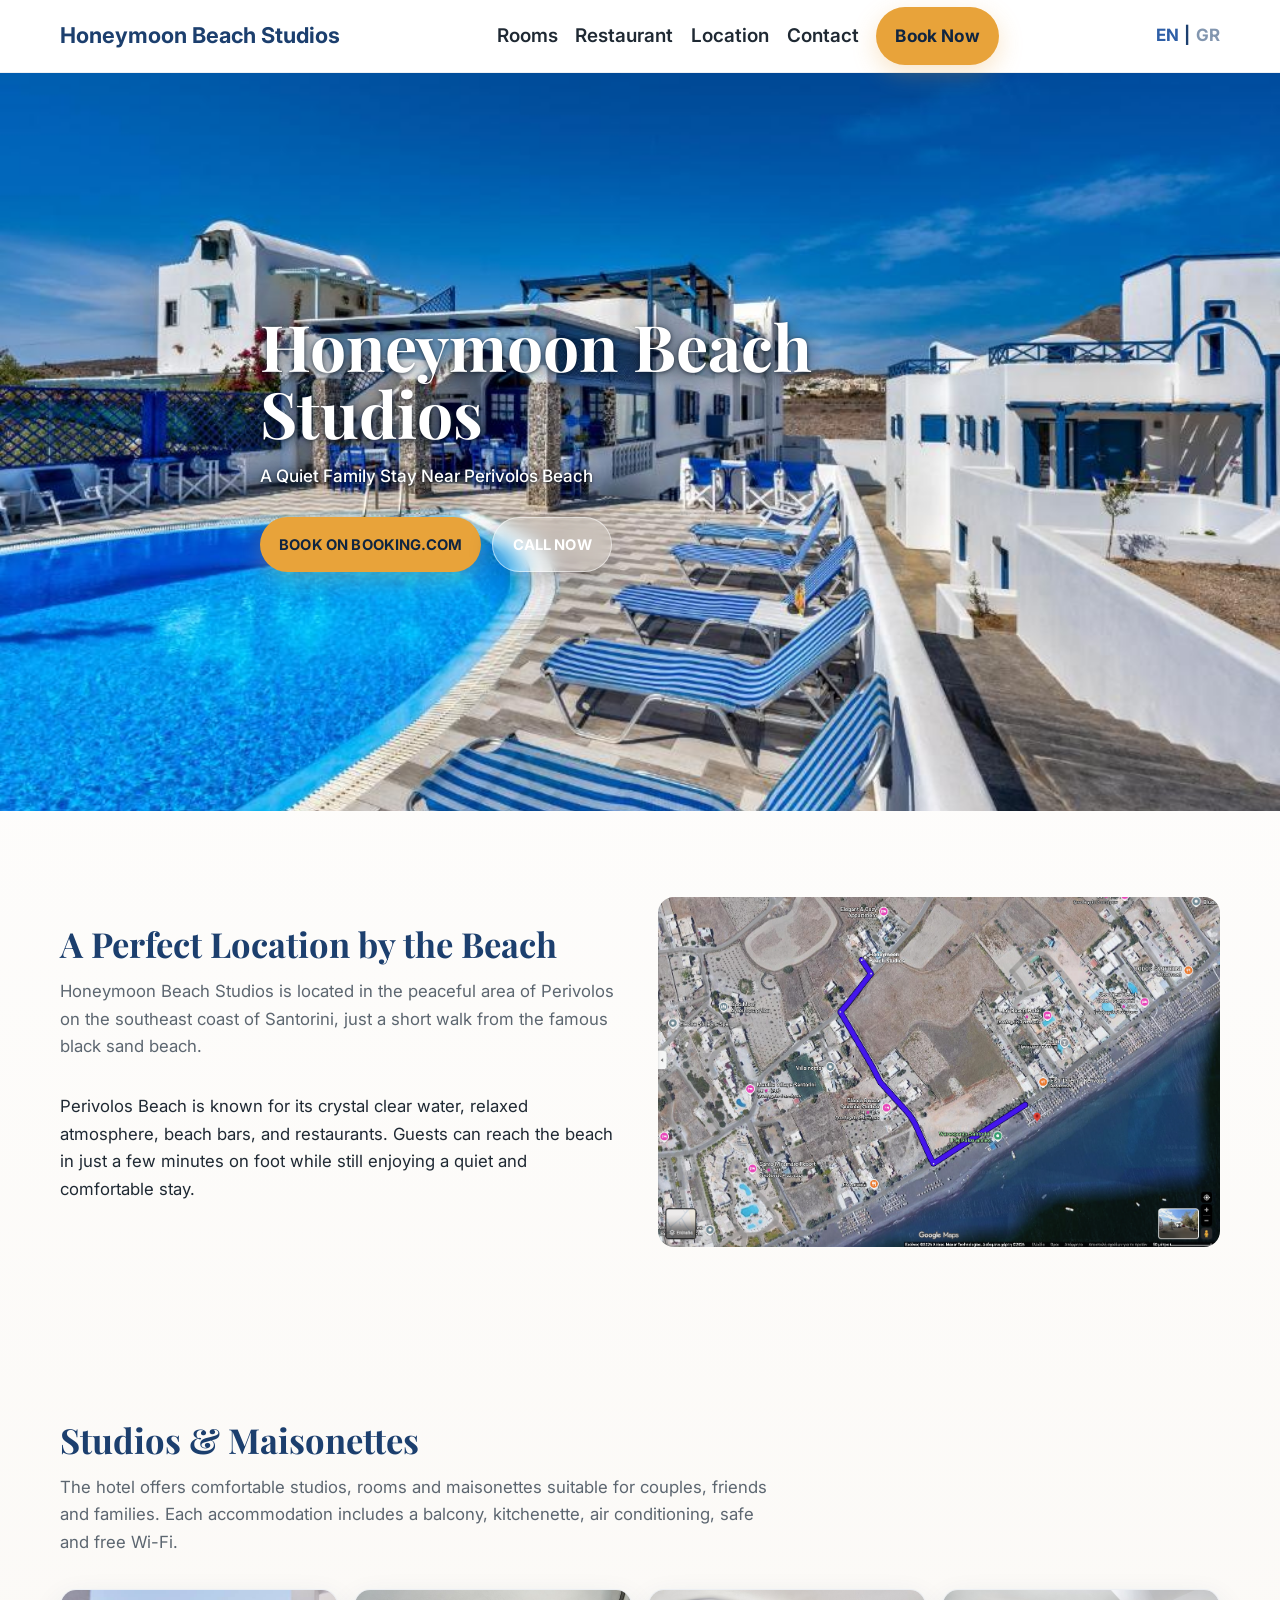
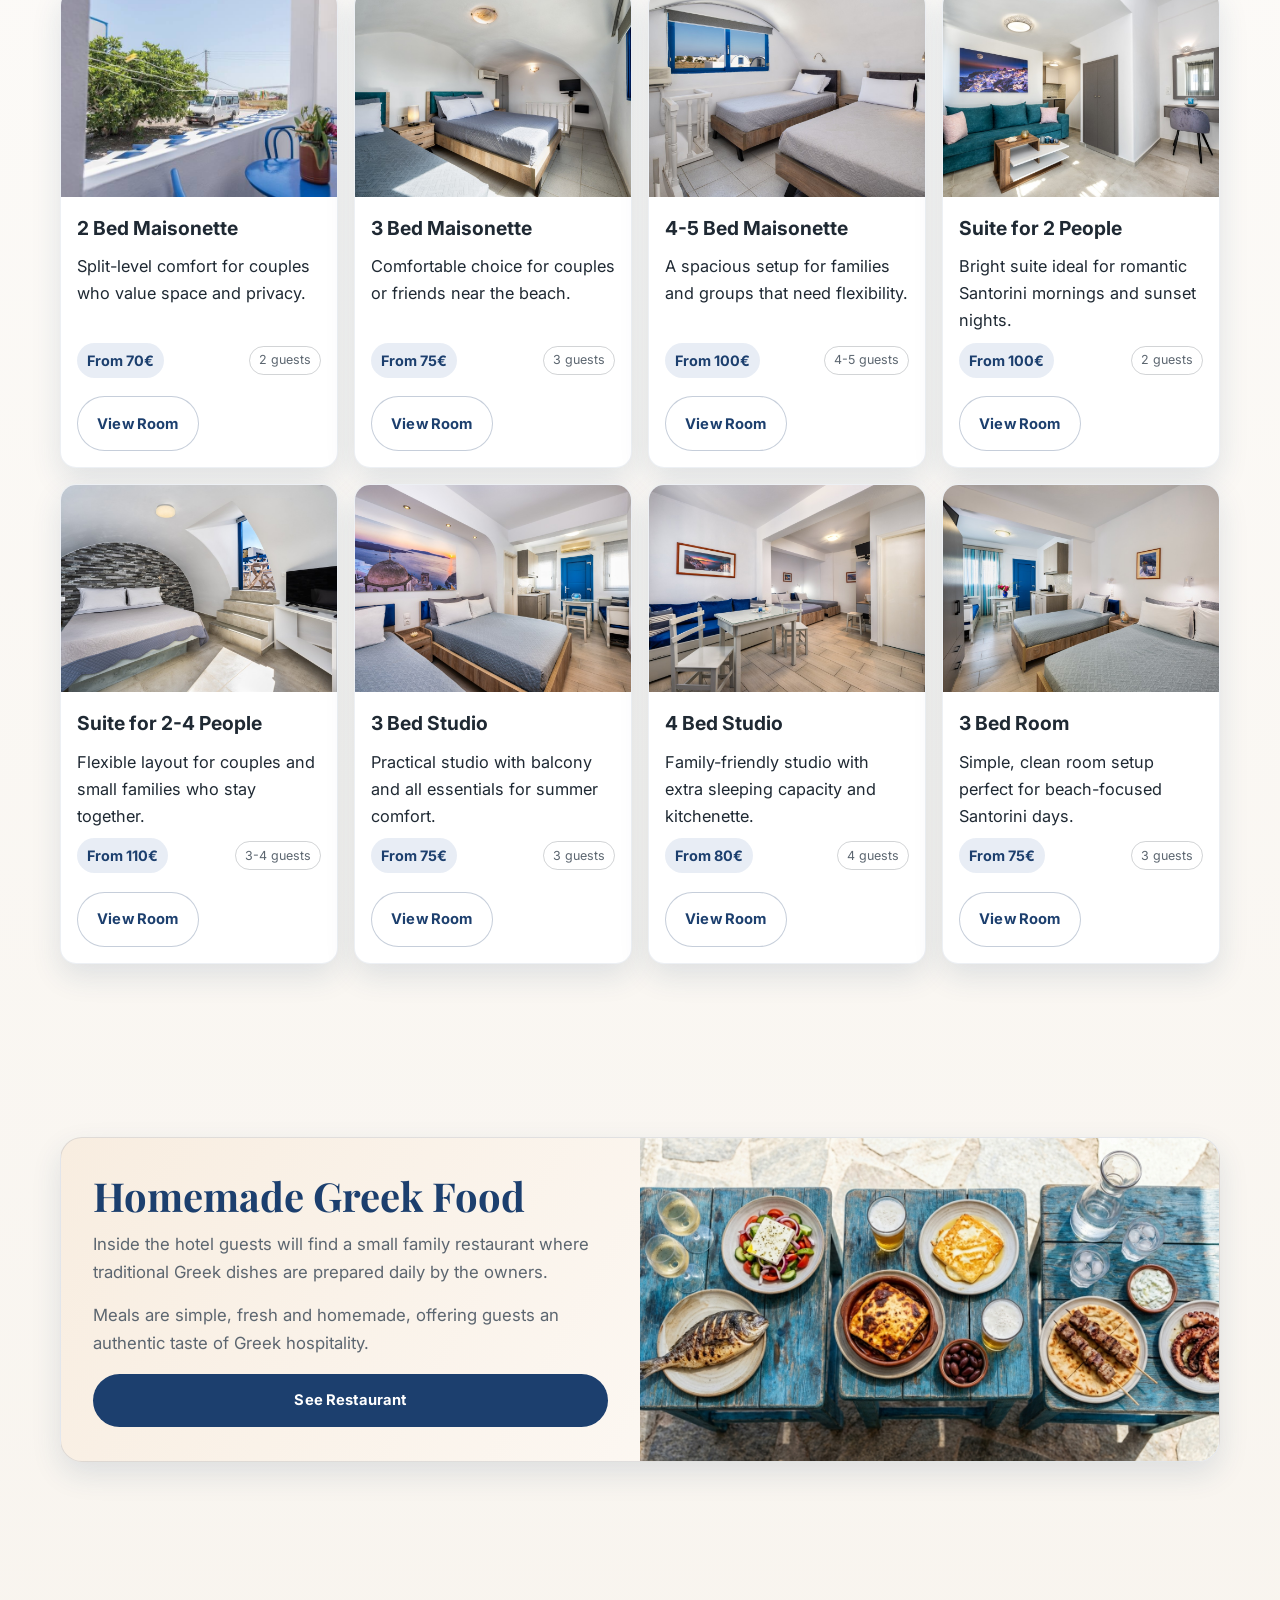
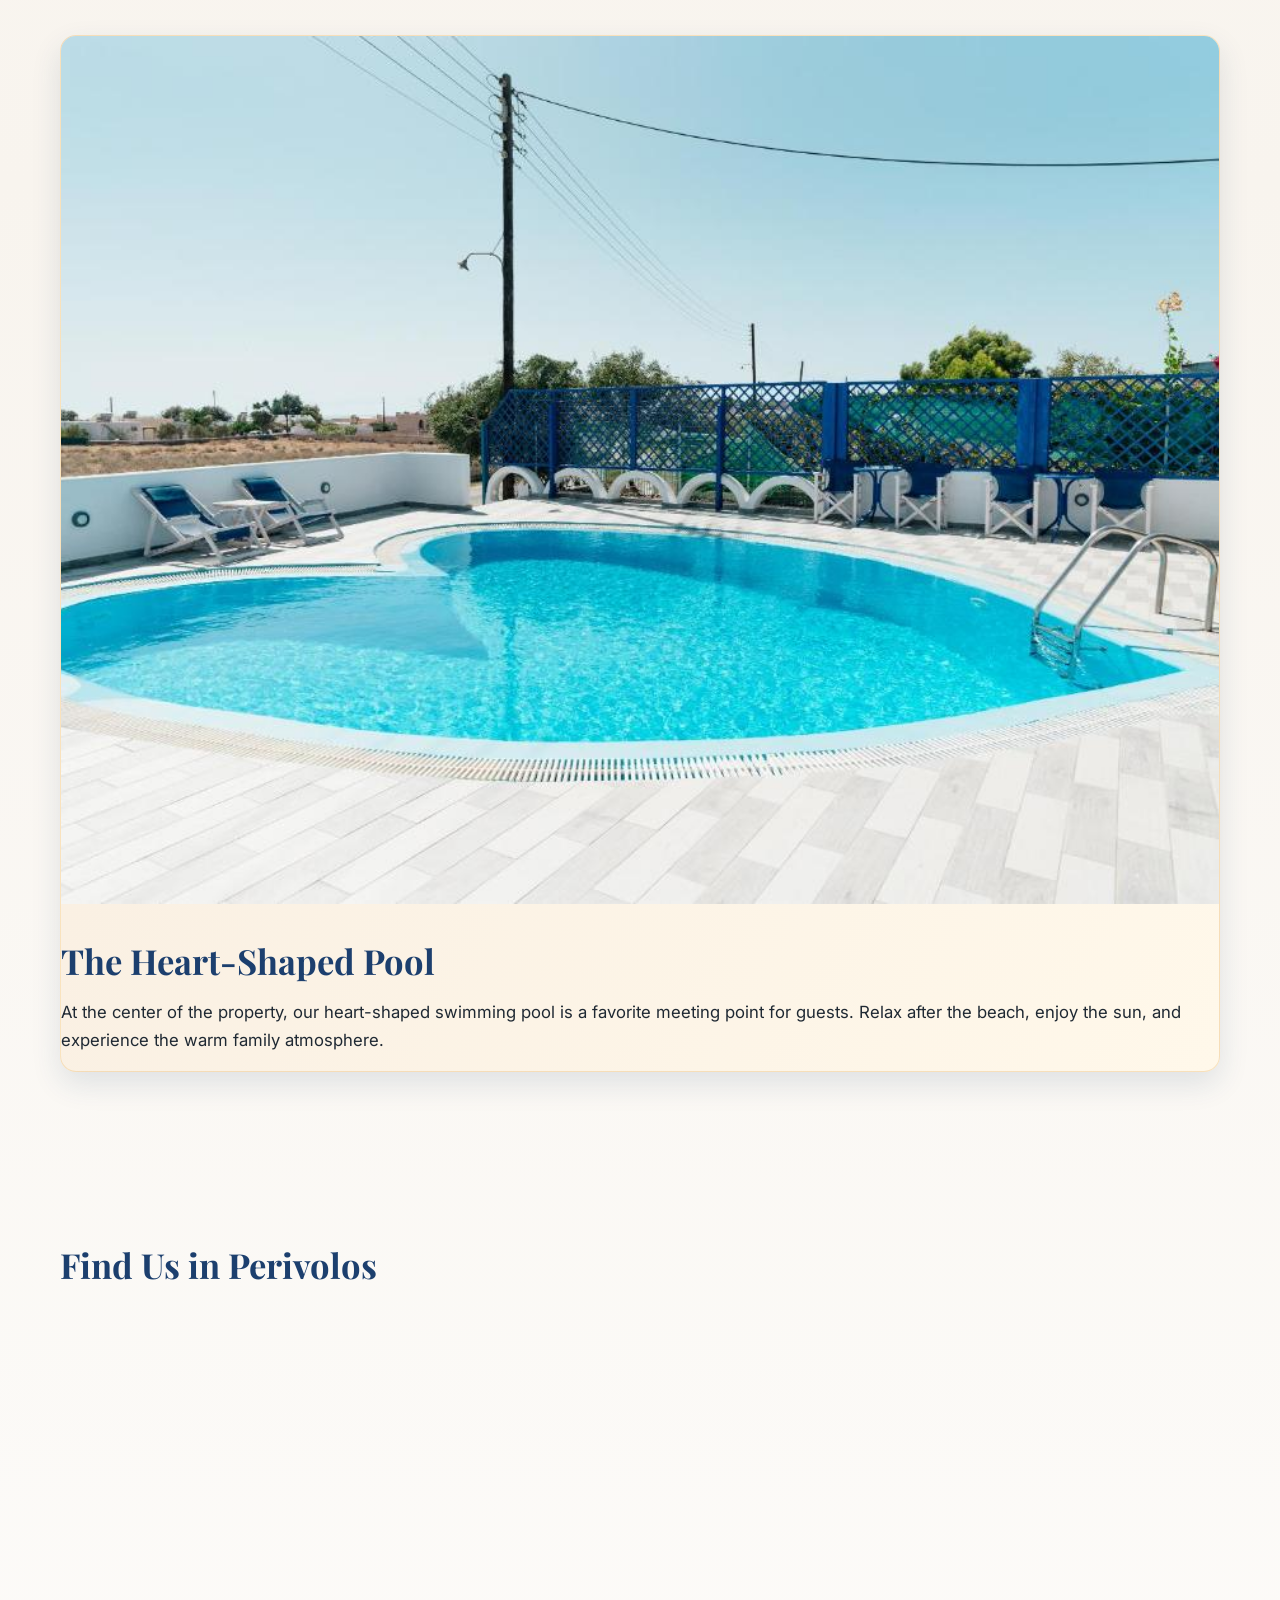
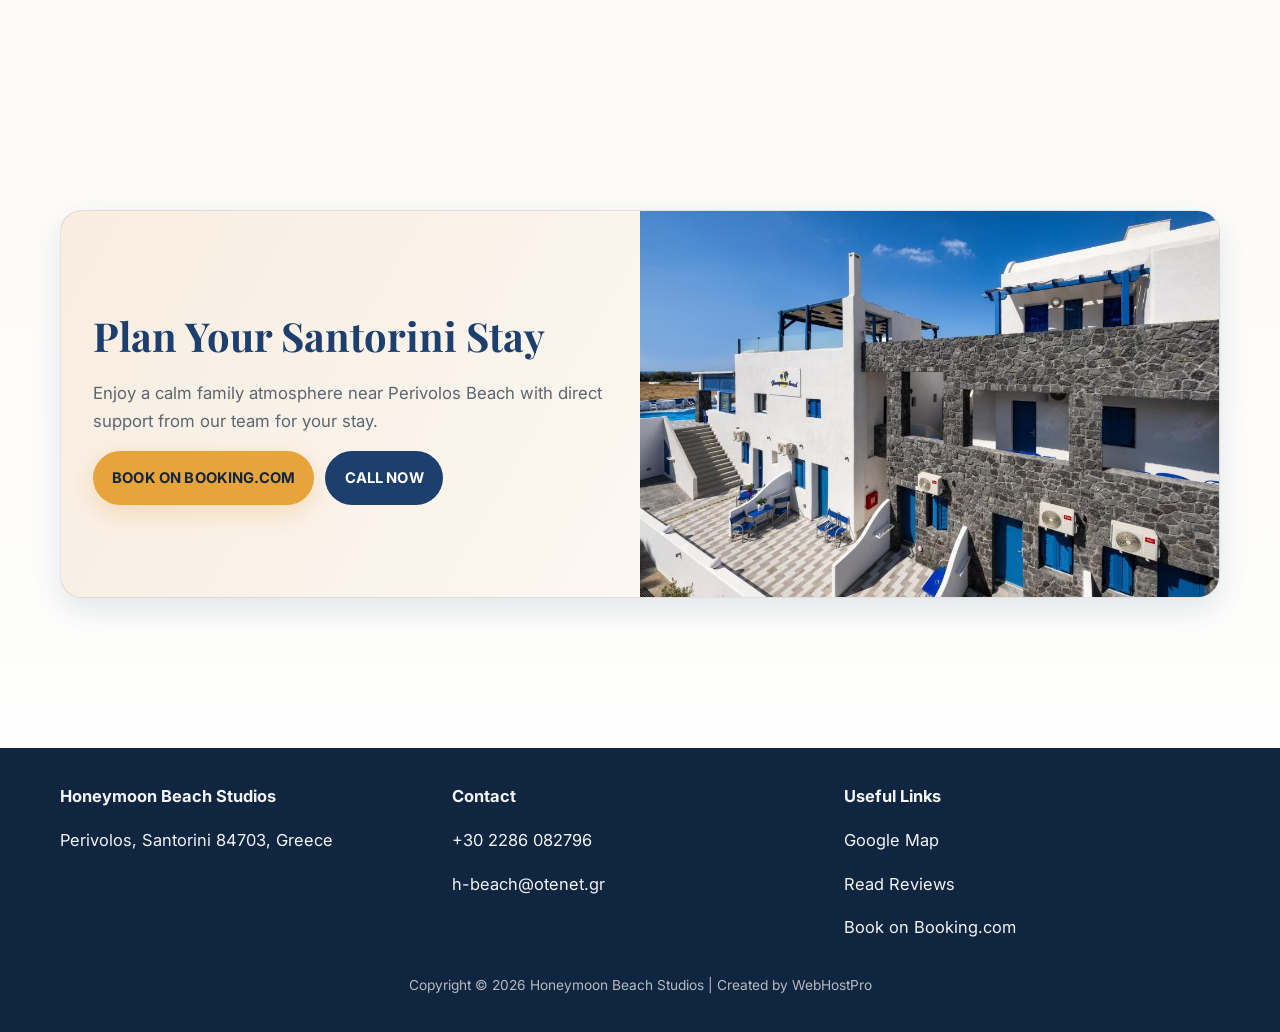
<file: index.html>
<!doctype html>
<html lang="en">
  <head>
    <meta charset="UTF-8" />
    <meta name="viewport" content="width=device-width, initial-scale=1.0" />
    <meta name="author" content="WebHostPro" />
    <meta name="publisher" content="WebHostPro" />
    <meta name="creator" content="WebHostPro" />
    <meta name="copyright" content="WebHostPro" />
    <title>Honeymoon Beach Studios | Hotel near Perivolos Beach Santorini</title>
    <meta
      name="description"
      content="Family-run hotel near Perivolos Beach, Santorini. Comfortable studios and maisonettes, homemade Greek food, pool, and easy direct booking by phone or Booking.com."
    />
    <meta
      name="keywords"
      content="Honeymoon Beach Studios, Perivolos Beach hotel, Santorini family hotel, studios Santorini, maisonette Santorini"
    />
    <meta property="og:title" content="Honeymoon Beach Studios" />
    <meta
      property="og:description"
      content="Family-run stay by Perivolos Beach, Santorini. Book directly by phone or on Booking.com."
    />
    <meta property="og:type" content="website" />
    <meta property="og:image" content="assets/hero/hero-01.svg" />
    <meta property="og:locale" content="en_US" />
    <link rel="canonical" href="https://www.honeymoonbeachstudios.com/" />
    <link rel="preconnect" href="https://fonts.googleapis.com" />
    <link rel="preconnect" href="https://fonts.gstatic.com" crossorigin />
    <link
      href="https://fonts.googleapis.com/css2?family=Inter:wght@400;500;600;700&family=Playfair+Display:wght@500;600;700&display=swap"
      rel="stylesheet"
    />
    <link rel="stylesheet" href="css/styles.css" />
    <script type="application/ld+json">
      {
        "@context": "https://schema.org",
        "@type": "Hotel",
        "name": "Honeymoon Beach Studios",
        "description": "Family-run hotel near Perivolos Beach in Santorini with studios, maisonettes and homemade Greek food.",
        "telephone": "+302286082796",
        "email": "h-beach@otenet.gr",
        "address": {
          "@type": "PostalAddress",
          "streetAddress": "Perivolos",
          "addressLocality": "Santorini",
          "postalCode": "84703",
          "addressCountry": "GR"
        },
        "url": "https://www.honeymoonbeachstudios.com",
        "amenityFeature": [
          { "@type": "LocationFeatureSpecification", "name": "Free Wi-Fi", "value": true },
          { "@type": "LocationFeatureSpecification", "name": "Family restaurant", "value": true },
          { "@type": "LocationFeatureSpecification", "name": "Swimming pool", "value": true }
        ]
      }
    </script>
  </head>
  <body>
    <a class="skip-link" href="#main">Skip to content</a>

    <header class="site-header">
      <div class="container nav-shell">
        <a class="brand" href="index.html" aria-label="Honeymoon Beach Studios home page">
          <span>Honeymoon Beach Studios</span>
        </a>

        <nav class="nav-links" aria-label="Main navigation">
          <a data-i18n="navRooms" href="rooms.html">Rooms</a>
          <a data-i18n="navRestaurant" href="restaurant.html">Restaurant</a>
          <a data-i18n="navLocation" href="location.html">Location</a>
          <a data-i18n="navContact" href="contact.html">Contact</a>
          <a data-i18n="navBook" class="btn btn-primary" data-booking-link href="https://www.booking.com/hotel/gr/honeymoon-beach.en-gb.html?aid=356980&label=gog235jc-10CAsoXEIPaG9uZXltb29uLWJlYWNoSDNYA2hciAEBmAEzuAEHyAEM2AED6AEB-AEBiAIBqAIBuAK6ytTNBsACAdICJDUzN2M0ZDkwLTM4NGQtNDdkZC05OGNmLTMwOTk1ZjVkOWFjMtgCAeACAQ&sid=f09769e3d402ce6d385bb8b7cfa0ab9f&dest_id=900039567&dest_type=city&dist=0&group_adults=2&group_children=0&hapos=1&hpos=1&no_rooms=1&req_adults=2&req_children=0&room1=A%2CA&sb_price_type=total&sr_order=popularity&srepoch=1773479237&srpvid=947b401e7e4b0106&type=total&ucfs=1&">Book Now</a>
        </nav>

        <div class="lang-switch" aria-label="Language switcher">
          <a data-lang-en href="#">EN</a>
          <span>|</span>
          <a data-lang-gr href="#">GR</a>
        </div>

        <button class="mobile-nav-toggle" data-mobile-nav-toggle aria-expanded="false" aria-label="Open menu">☰</button>
      </div>
      <div class="container mobile-menu" data-mobile-menu>
        <a data-i18n="navRooms" href="rooms.html">Rooms</a>
        <a data-i18n="navRestaurant" href="restaurant.html">Restaurant</a>
        <a data-i18n="navLocation" href="location.html">Location</a>
        <a data-i18n="navContact" href="contact.html">Contact</a>
        <a class="btn btn-primary" data-booking-link href="https://www.booking.com/hotel/gr/honeymoon-beach.en-gb.html?aid=356980&label=gog235jc-10CAsoXEIPaG9uZXltb29uLWJlYWNoSDNYA2hciAEBmAEzuAEHyAEM2AED6AEB-AEBiAIBqAIBuAK6ytTNBsACAdICJDUzN2M0ZDkwLTM4NGQtNDdkZC05OGNmLTMwOTk1ZjVkOWFjMtgCAeACAQ&sid=f09769e3d402ce6d385bb8b7cfa0ab9f&dest_id=900039567&dest_type=city&dist=0&group_adults=2&group_children=0&hapos=1&hpos=1&no_rooms=1&req_adults=2&req_children=0&room1=A%2CA&sb_price_type=total&sr_order=popularity&srepoch=1773479237&srpvid=947b401e7e4b0106&type=total&ucfs=1&">Book on Booking.com</a>
      </div>
    </header>

    <main id="main">
      <section class="hero">
        <div class="hero-media">
          <img class="hero-slide active" src="assets/hero/hero-slideshow/hero-slideshow-1.jpg" alt="View of the hotel and nearby beach atmosphere in Perivolos" />
          <img class="hero-slide" src="assets/hero/hero-slideshow/hero-slideshow-2.jpg" alt="Family-run hotel atmosphere near Perivolos Beach" />
          <img class="hero-slide" src="assets/hero/hero-slideshow/hero-slideshow-3.jpg" alt="Santorini seaside stay at Honeymoon Beach Studios" />
          <img class="hero-slide" src="assets/hero/hero-slideshow/hotel-night.jpg" alt="Honeymoon Beach Studios at night" />
        </div>
        <div class="container hero-content reveal">
          <h1 class="hero-title">Honeymoon Beach Studios</h1>
          <p class="hero-subtitle">A Quiet Family Stay Near Perivolos Beach</p>
          <div class="cta-row">
            <a class="btn btn-primary" data-booking-link href="https://www.booking.com/hotel/gr/honeymoon-beach.en-gb.html?aid=356980&label=gog235jc-10CAsoXEIPaG9uZXltb29uLWJlYWNoSDNYA2hciAEBmAEzuAEHyAEM2AED6AEB-AEBiAIBqAIBuAK6ytTNBsACAdICJDUzN2M0ZDkwLTM4NGQtNDdkZC05OGNmLTMwOTk1ZjVkOWFjMtgCAeACAQ&sid=f09769e3d402ce6d385bb8b7cfa0ab9f&dest_id=900039567&dest_type=city&dist=0&group_adults=2&group_children=0&hapos=1&hpos=1&no_rooms=1&req_adults=2&req_children=0&room1=A%2CA&sb_price_type=total&sr_order=popularity&srepoch=1773479237&srpvid=947b401e7e4b0106&type=total&ucfs=1&">BOOK ON BOOKING.COM</a>
            <a class="btn btn-secondary" data-phone-link href="tel:+302286082796">CALL NOW</a>
          </div>
        </div>
      </section>

      <section class="section" id="location">
        <div class="container split reveal">
          <div>
            <h2 class="section-title">A Perfect Location by the Beach</h2>
            <p class="section-lead">
              Honeymoon Beach Studios is located in the peaceful area of Perivolos on the southeast coast of Santorini,
              just a short walk from the famous black sand beach.
            </p>
            <p>
              Perivolos Beach is known for its crystal clear water, relaxed atmosphere, beach bars, and restaurants.
              Guests can reach the beach in just a few minutes on foot while still enjoying a quiet and comfortable stay.
            </p>
          </div>
          <img src="assets/distance.png" alt="Pathway and beach vibes near Perivolos Beach, Santorini" />
        </div>
      </section>

      <section class="section" id="rooms">
        <div class="container reveal">
          <h2 class="section-title">Studios &amp; Maisonettes</h2>
          <p class="section-lead">
            The hotel offers comfortable studios, rooms and maisonettes suitable for couples, friends and families.
            Each accommodation includes a balcony, kitchenette, air conditioning, safe and free Wi-Fi.
          </p>

          <div class="card-grid">
            <article class="card">
              <img src="assets/room_photos/2_bed_maisonette/5aee881f_original.jpg" alt="2 Bed Maisonette room preview" />
              <div class="card-body">
                <h3>2 Bed Maisonette</h3>
                <p>Split-level comfort for couples who value space and privacy.</p>
                <div class="room-meta"><span class="price-badge">From 70€</span><span class="tag">2 guests</span></div>
                <a class="btn btn-outline" href="room-template.html?room=2-bed-maisonette">View Room</a>
              </div>
            </article>
            <article class="card">
              <img src="assets/room_photos/3_bed_maisonette/DSC_5957-11121s.jpg" alt="3 Bed Maisonette room preview" />
              <div class="card-body">
                <h3>3 Bed Maisonette</h3>
                <p>Comfortable choice for couples or friends near the beach.</p>
                <div class="room-meta"><span class="price-badge">From 75€</span><span class="tag">3 guests</span></div>
                <a class="btn btn-outline" href="room-template.html?room=3-bed-maisonette">View Room</a>
              </div>
            </article>
            <article class="card">
              <img src="assets/room_photos/4-5_bed_maisonette/DSC_5533-11121s.jpg" alt="4-5 Bed Maisonette room preview" />
              <div class="card-body">
                <h3>4-5 Bed Maisonette</h3>
                <p>A spacious setup for families and groups that need flexibility.</p>
                <div class="room-meta"><span class="price-badge">From 100€</span><span class="tag">4-5 guests</span></div>
                <a class="btn btn-outline" href="room-template.html?room=4-5-bed-maisonette">View Room</a>
              </div>
            </article>
            <article class="card">
              <img src="assets/room_photos/suite_for_2_people/DSC_8287-1111111s.jpg" alt="Suite for 2 People preview" />
              <div class="card-body">
                <h3>Suite for 2 People</h3>
                <p>Bright suite ideal for romantic Santorini mornings and sunset nights.</p>
                <div class="room-meta"><span class="price-badge">From 100€</span><span class="tag">2 guests</span></div>
                <a class="btn btn-outline" href="room-template.html?room=suite-2">View Room</a>
              </div>
            </article>
            <article class="card">
              <img src="assets/room_photos/suite_for_2-4_people/DSC_8176-11111112111s.jpg" alt="Suite for 2-4 People preview" />
              <div class="card-body">
                <h3>Suite for 2-4 People</h3>
                <p>Flexible layout for couples and small families who stay together.</p>
                <div class="room-meta"><span class="price-badge">From 110€</span><span class="tag">3-4 guests</span></div>
                <a class="btn btn-outline" href="room-template.html?room=suite-2-4">View Room</a>
              </div>
            </article>
            <article class="card">
              <img src="assets/room_photos/studio_3_bed/DSC_3789-1121s.jpg" alt="3 Bed Studio preview" />
              <div class="card-body">
                <h3>3 Bed Studio</h3>
                <p>Practical studio with balcony and all essentials for summer comfort.</p>
                <div class="room-meta"><span class="price-badge">From 75€</span><span class="tag">3 guests</span></div>
                <a class="btn btn-outline" href="room-template.html?room=3-bed-studio">View Room</a>
              </div>
            </article>
            <article class="card">
              <img src="assets/room_photos/4_bed_studio/DSC_3831-1121s.jpg" alt="4 Bed Studio preview" />
              <div class="card-body">
                <h3>4 Bed Studio</h3>
                <p>Family-friendly studio with extra sleeping capacity and kitchenette.</p>
                <div class="room-meta"><span class="price-badge">From 80€</span><span class="tag">4 guests</span></div>
                <a class="btn btn-outline" href="room-template.html?room=4-bed-studio">View Room</a>
              </div>
            </article>
            <article class="card">
              <img src="assets/room_photos/3_bed_room/DSC_3700-11121s.jpg" alt="3 Bed Room preview" />
              <div class="card-body">
                <h3>3 Bed Room</h3>
                <p>Simple, clean room setup perfect for beach-focused Santorini days.</p>
                <div class="room-meta"><span class="price-badge">From 75€</span><span class="tag">3 guests</span></div>
                <a class="btn btn-outline" href="room-template.html?room=3-bed-room">View Room</a>
              </div>
            </article>
          </div>
        </div>
      </section>

      <section class="section" id="restaurant">
        <div class="container reveal">
          <article class="final-cta">
            <div class="final-cta-content">
              <h2 class="section-title">Homemade Greek Food</h2>
              <p class="section-lead">
                Inside the hotel guests will find a small family restaurant where traditional Greek dishes are prepared
                daily by the owners.
              </p>
              <p>
                Meals are simple, fresh and homemade, offering guests an authentic taste of Greek hospitality.
              </p>
              <a class="btn btn-secondary" href="restaurant.html">See Restaurant</a>
            </div>
            <div class="final-cta-media">
              <img src="assets/table1.jpeg" alt="Family restaurant with homemade Greek food" />
            </div>
          </article>
        </div>
      </section>

      <section class="section">
        <div class="container reveal">
          <article class="card pool-highlight split">
            <img src="assets/heart-shaped-pool.jpg" alt="Heart-shaped swimming pool at Honeymoon Beach Studios" />
            <div>
              <h2 class="section-title">The Heart-Shaped Pool</h2>
              <p>
                At the center of the property, our heart-shaped swimming pool is a favorite meeting point for guests.
                Relax after the beach, enjoy the sun, and experience the warm family atmosphere.
              </p>
            </div>
          </article>
        </div>
      </section>

      <section class="section" id="map">
        <div class="container reveal">
          <h2 class="section-title">Find Us in Perivolos</h2>
          <div class="map-wrap">
            <iframe
              title="Map to Honeymoon Beach Studios in Perivolos"
              loading="lazy"
              src="https://www.google.com/maps?q=Perivolos%20Beach%20Santorini&output=embed"
            ></iframe>
          </div>
        </div>
      </section>

      <section class="section">
        <div class="container reveal">
          <article class="final-cta">
            <div class="final-cta-content">
              <h2>Plan Your Santorini Stay</h2>
              <p>
                Enjoy a calm family atmosphere near Perivolos Beach with direct support from our team for your stay.
              </p>
              <div class="cta-row">
                <a class="btn btn-primary" data-booking-link href="https://www.booking.com/hotel/gr/honeymoon-beach.en-gb.html?aid=356980&label=gog235jc-10CAsoXEIPaG9uZXltb29uLWJlYWNoSDNYA2hciAEBmAEzuAEHyAEM2AED6AEB-AEBiAIBqAIBuAK6ytTNBsACAdICJDUzN2M0ZDkwLTM4NGQtNDdkZC05OGNmLTMwOTk1ZjVkOWFjMtgCAeACAQ&sid=f09769e3d402ce6d385bb8b7cfa0ab9f&dest_id=900039567&dest_type=city&dist=0&group_adults=2&group_children=0&hapos=1&hpos=1&no_rooms=1&req_adults=2&req_children=0&room1=A%2CA&sb_price_type=total&sr_order=popularity&srepoch=1773479237&srpvid=947b401e7e4b0106&type=total&ucfs=1&">BOOK ON BOOKING.COM</a>
                <a class="btn btn-secondary" data-phone-link href="tel:+302286082796">CALL NOW</a>
              </div>
            </div>
            <div class="final-cta-media">
              <img src="assets/hotel-side.jpg" alt="Hotel side view in Santorini" />
            </div>
          </article>
        </div>
      </section>
    </main>

    <footer class="footer" id="contact">
      <div class="container footer-grid">
        <div>
          <strong>Honeymoon Beach Studios</strong>
          <p>Perivolos, Santorini 84703, Greece</p>
        </div>
        <div>
          <strong>Contact</strong>
          <p><a data-phone-link href="tel:+302286082796">+30 2286 082796</a></p>
          <p><a href="mailto:h-beach@otenet.gr">h-beach@otenet.gr</a></p>
        </div>
        <div>
          <strong>Useful Links</strong>
          <p><a target="_blank" rel="noopener noreferrer" href="https://www.google.com/maps/place/Honeymoon+Beach+Studios/@36.3438934,25.454646,748m/data=!3m2!1e3!4b1!4m9!3m8!1s0x1499cfc3403ddc0d:0xb6647f6aa49e0048!5m2!4m1!1i2!8m2!3d36.3438934!4d25.4572209!16s%2Fg%2F11b7w6y5vz?entry=ttu&g_ep=EgoyMDI2MDMxMS4wIKXMDSoASAFQAw%3D%3D">Google Map</a></p>
          <p><a target="_blank" rel="noopener noreferrer" href="https://www.google.com/travel/search?gsas=1&ts=EggKAggDCgIIAxocEhoSFAoHCOoPEAUYChIHCOoPEAUYCxgBMgIQAA&qs=MhRDZ3NJeUlENHBLcnRuN0syQVJBQjgC&ap=ugEHcmV2aWV3cw&ictx=111&biw=1440&bih=778&ved=0CAAQ5JsGahcKEwiIrMTMx5-TAxUAAAAAHQAAAAAQBA">Read Reviews</a></p>
          <p><a data-booking-link href="https://www.booking.com/hotel/gr/honeymoon-beach.en-gb.html?aid=356980&label=gog235jc-10CAsoXEIPaG9uZXltb29uLWJlYWNoSDNYA2hciAEBmAEzuAEHyAEM2AED6AEB-AEBiAIBqAIBuAK6ytTNBsACAdICJDUzN2M0ZDkwLTM4NGQtNDdkZC05OGNmLTMwOTk1ZjVkOWFjMtgCAeACAQ&sid=f09769e3d402ce6d385bb8b7cfa0ab9f&dest_id=900039567&dest_type=city&dist=0&group_adults=2&group_children=0&hapos=1&hpos=1&no_rooms=1&req_adults=2&req_children=0&room1=A%2CA&sb_price_type=total&sr_order=popularity&srepoch=1773479237&srpvid=947b401e7e4b0106&type=total&ucfs=1&">Book on Booking.com</a></p>
        </div>
      </div>
      <div class="container">
        <small>Copyright © 2026 Honeymoon Beach Studios | Created by <a href="https://webhostpro.gr" target="_blank" rel="noopener noreferrer">WebHostPro</a></small>
      </div>
    </footer>

    <div class="mobile-sticky-cta">
      <a class="btn btn-primary" data-i18n="stickyBook" data-booking-link href="https://www.booking.com/hotel/gr/honeymoon-beach.en-gb.html?aid=356980&label=gog235jc-10CAsoXEIPaG9uZXltb29uLWJlYWNoSDNYA2hciAEBmAEzuAEHyAEM2AED6AEB-AEBiAIBqAIBuAK6ytTNBsACAdICJDUzN2M0ZDkwLTM4NGQtNDdkZC05OGNmLTMwOTk1ZjVkOWFjMtgCAeACAQ&sid=f09769e3d402ce6d385bb8b7cfa0ab9f&dest_id=900039567&dest_type=city&dist=0&group_adults=2&group_children=0&hapos=1&hpos=1&no_rooms=1&req_adults=2&req_children=0&room1=A%2CA&sb_price_type=total&sr_order=popularity&srepoch=1773479237&srpvid=947b401e7e4b0106&type=total&ucfs=1&">Book Now</a>
    </div>

    <script src="js/main.js"></script>
  </body>
</html>
</file>
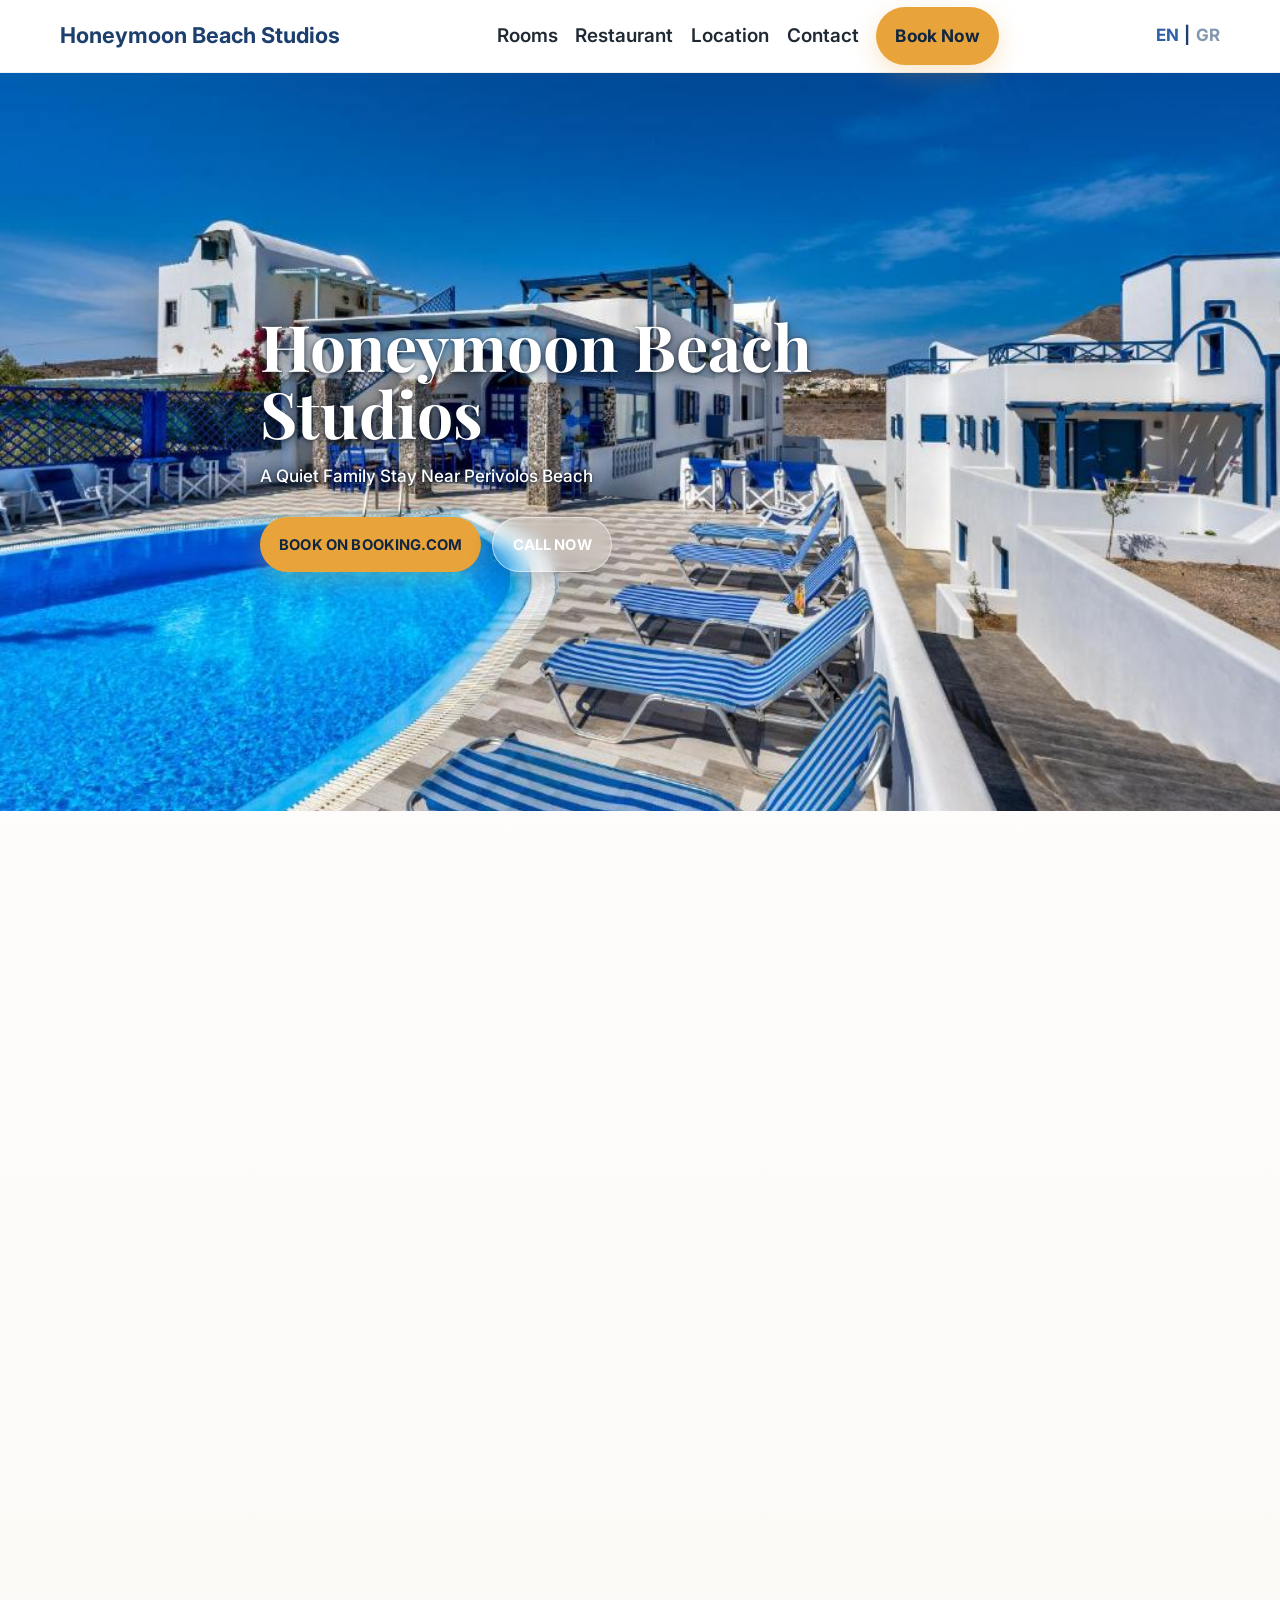
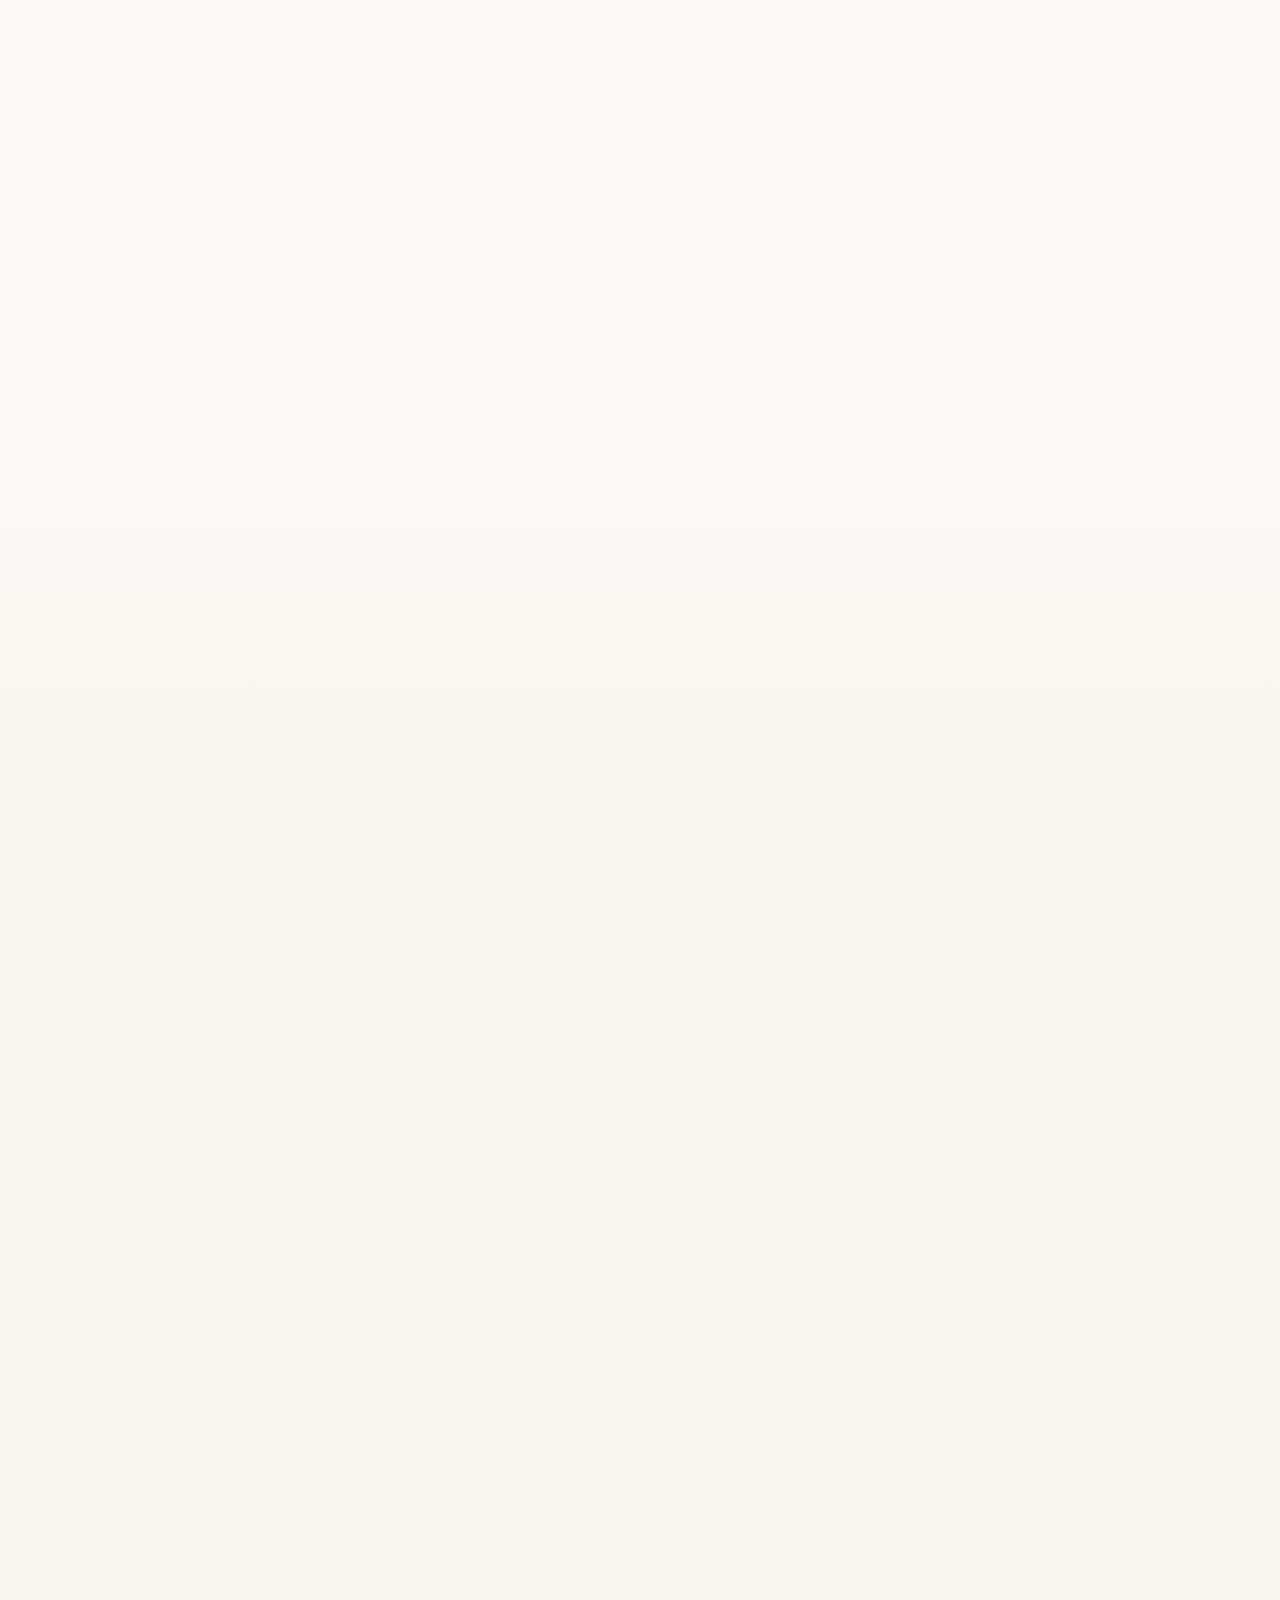
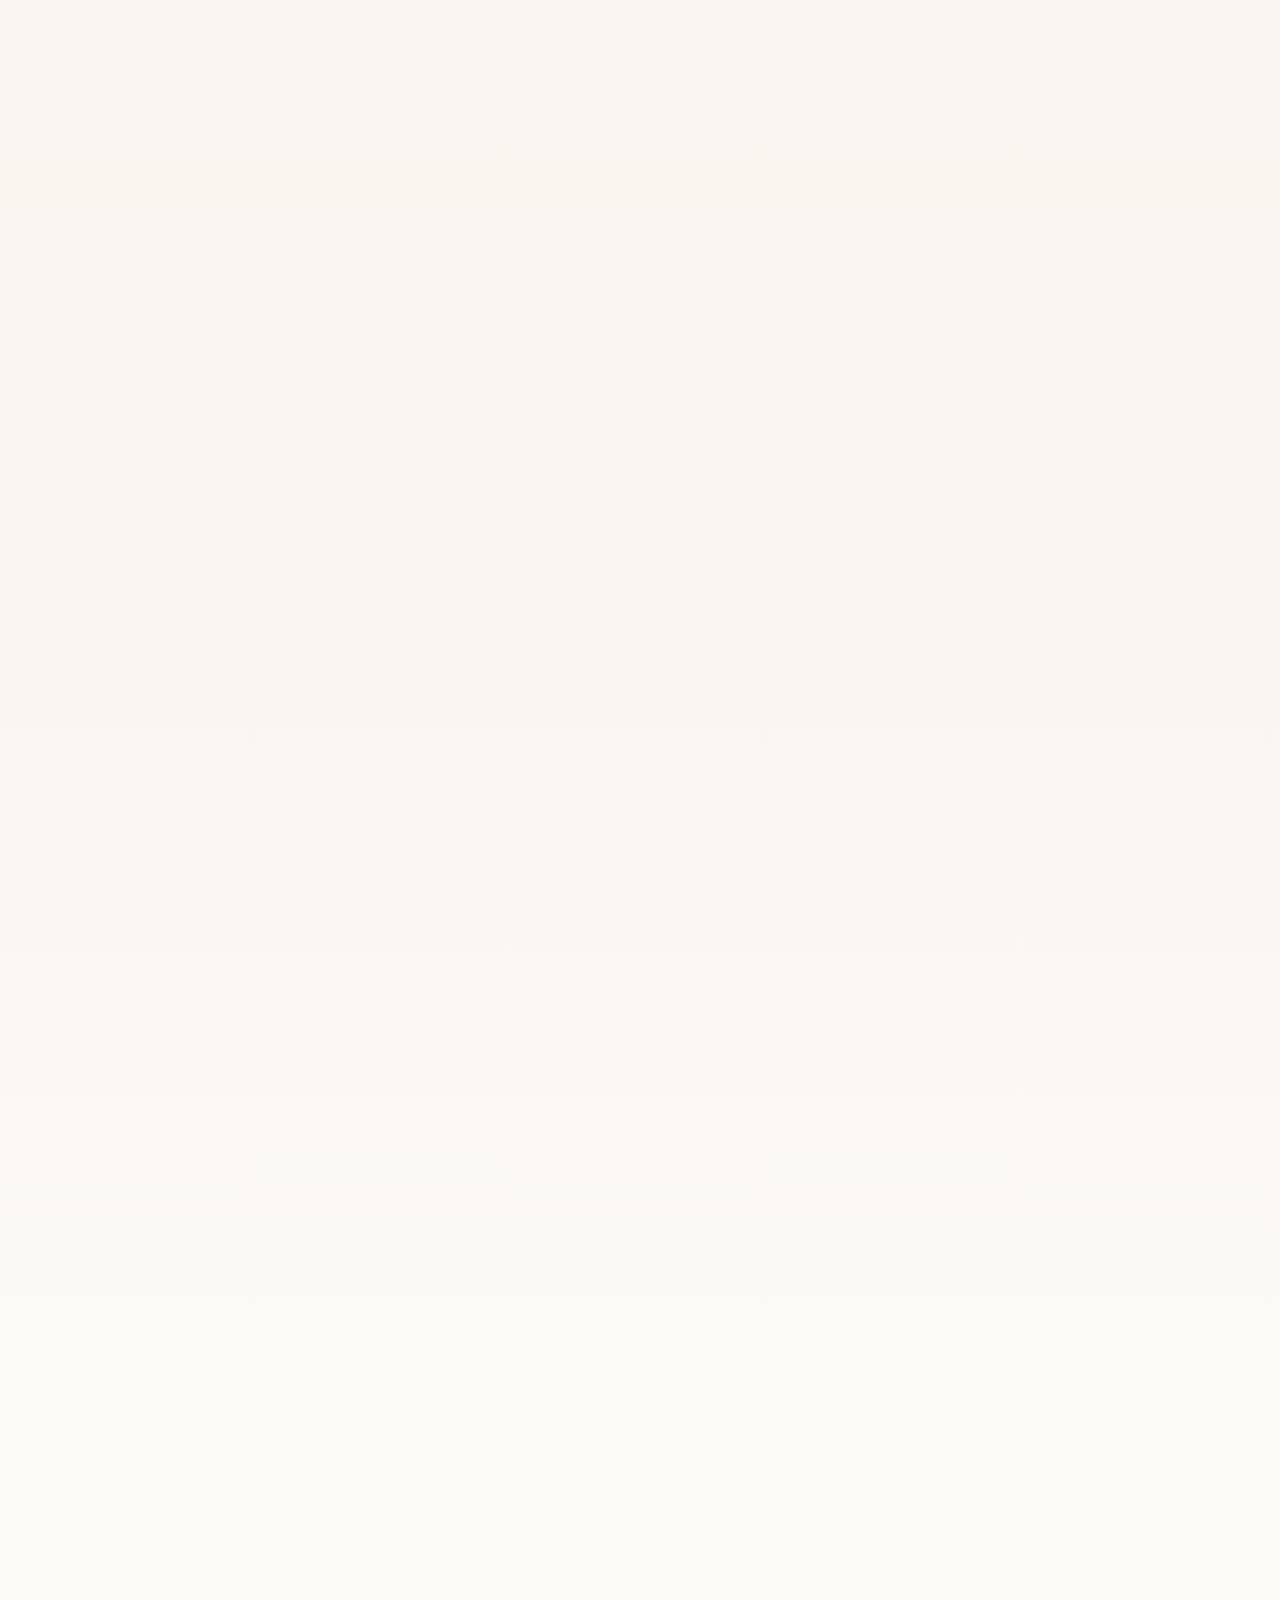
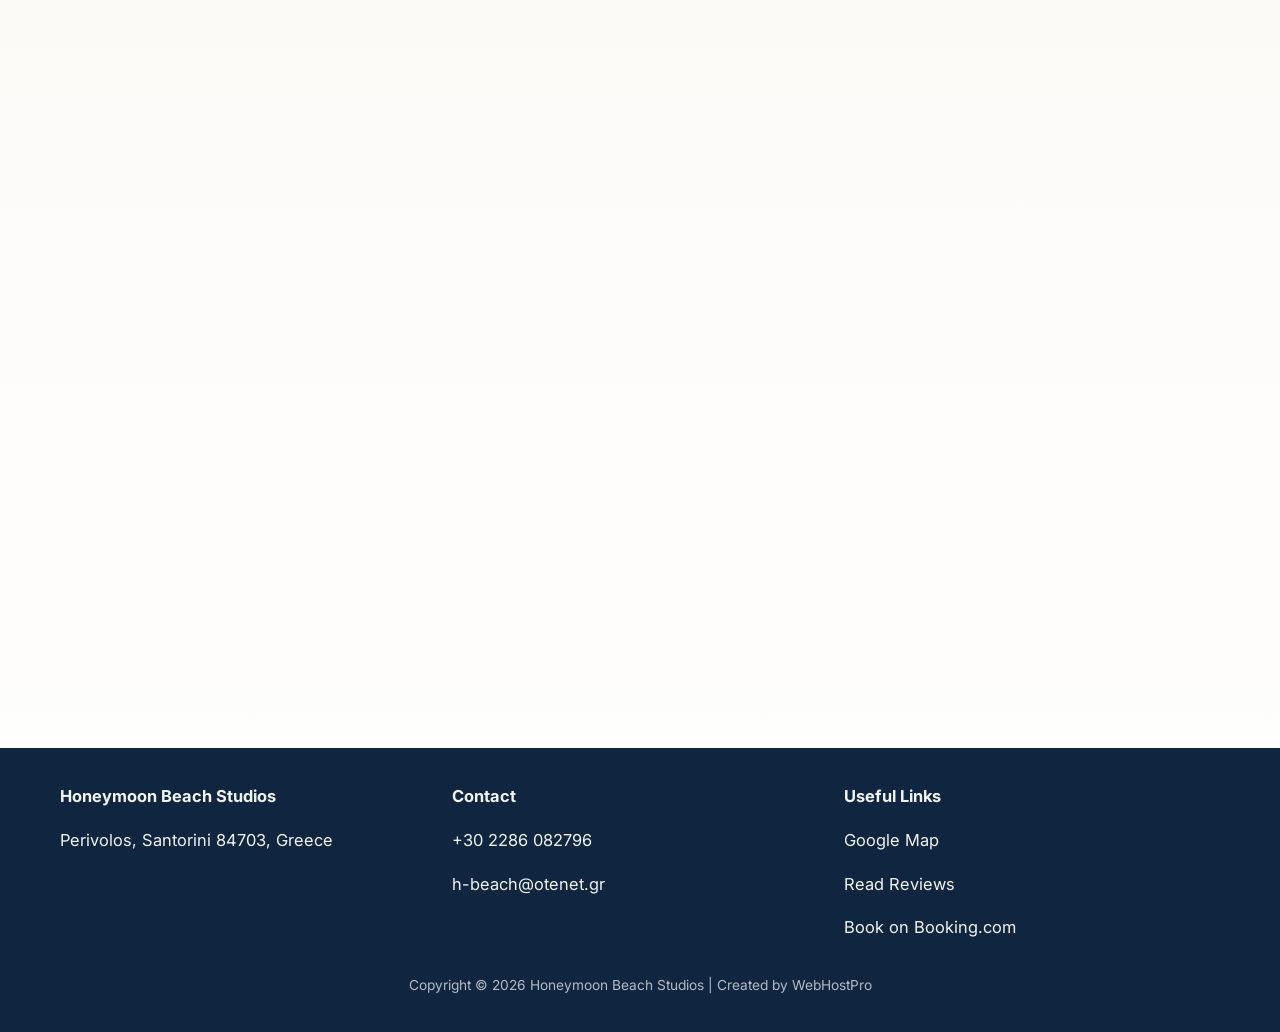
<file: en/index.html>
<!doctype html>
<html lang="en">
  <head>
    <meta charset="UTF-8" />
    <meta name="viewport" content="width=device-width, initial-scale=1.0" />
    <meta name="author" content="WebHostPro" />
    <meta name="publisher" content="WebHostPro" />
    <meta name="creator" content="WebHostPro" />
    <meta name="copyright" content="WebHostPro" />
    <title>Honeymoon Beach Studios | English</title>
    <meta http-equiv="refresh" content="0; url=../index.html?lang=en" />
    <link rel="canonical" href="../index.html?lang=en" />
  </head>
  <body>
    <p>Redirecting to English version...</p>
    <p><a href="../index.html?lang=en">Continue</a></p>
  </body>
</html>
</file>
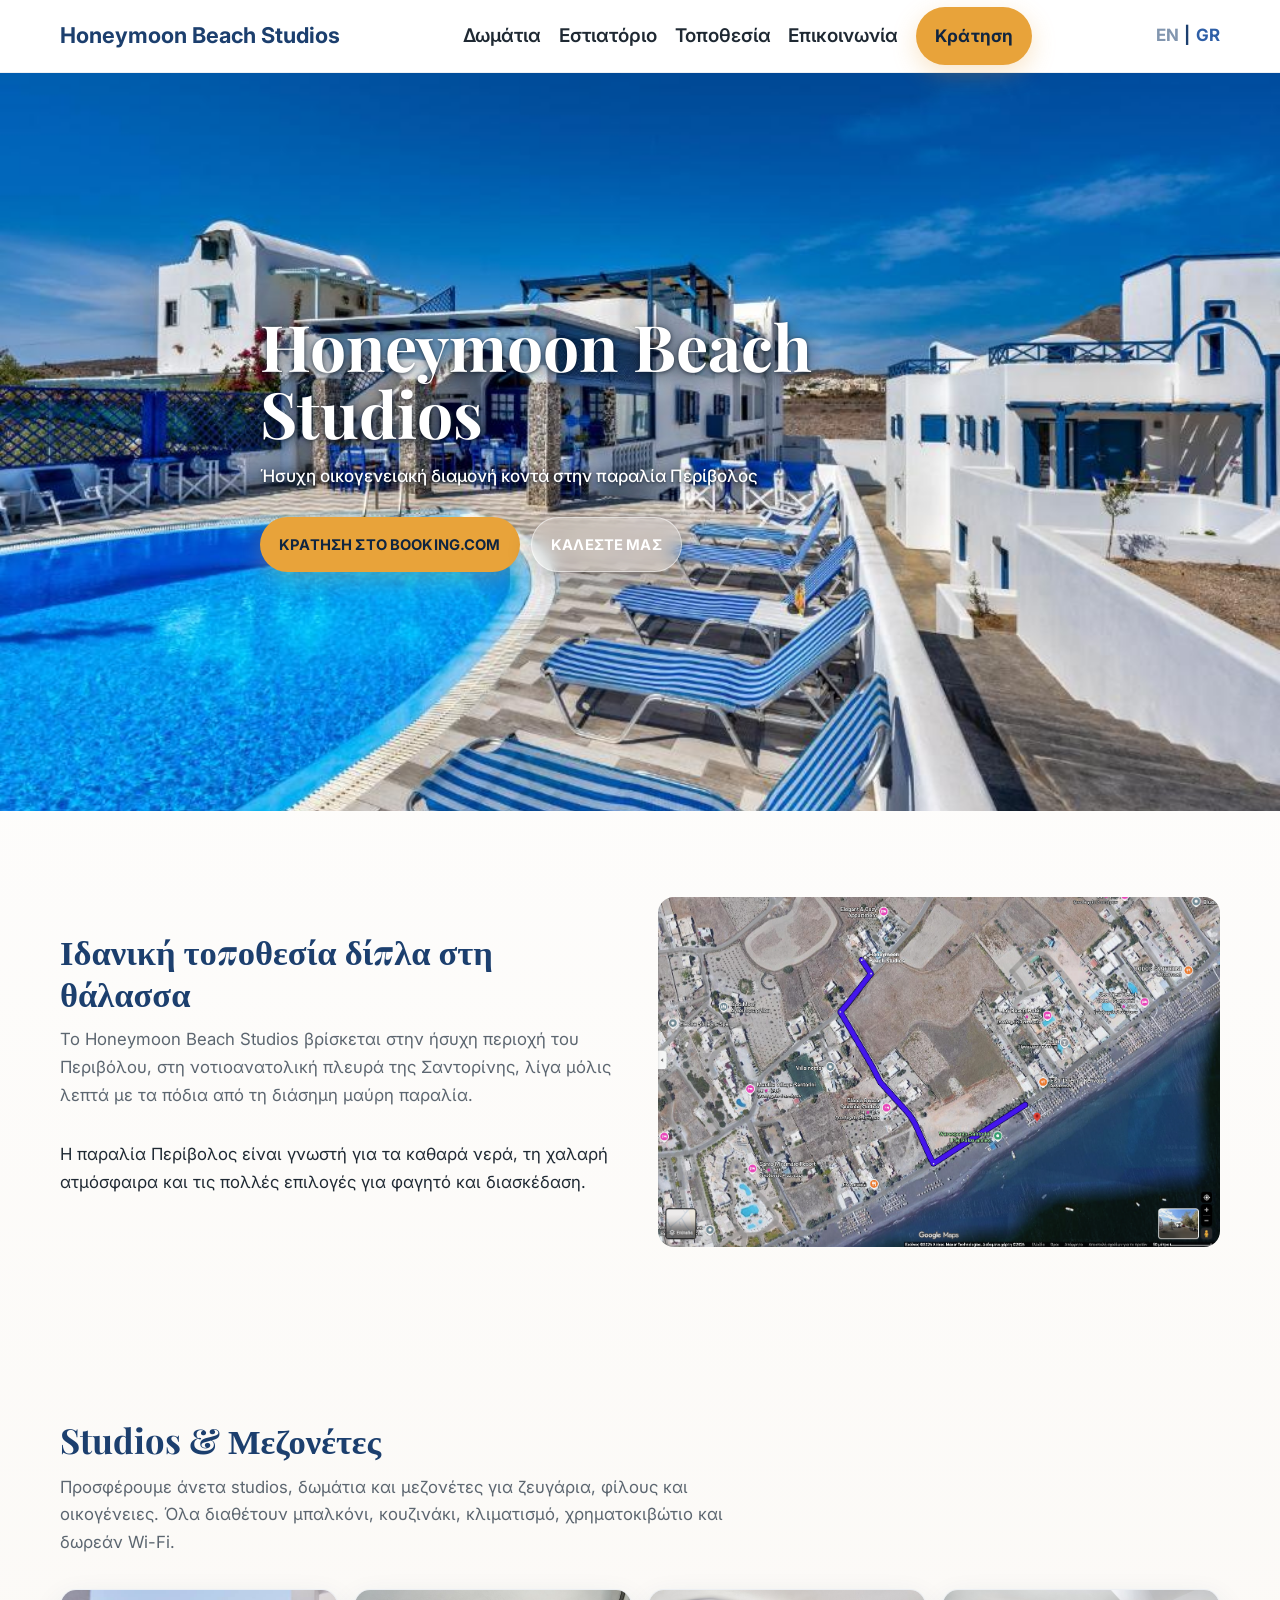
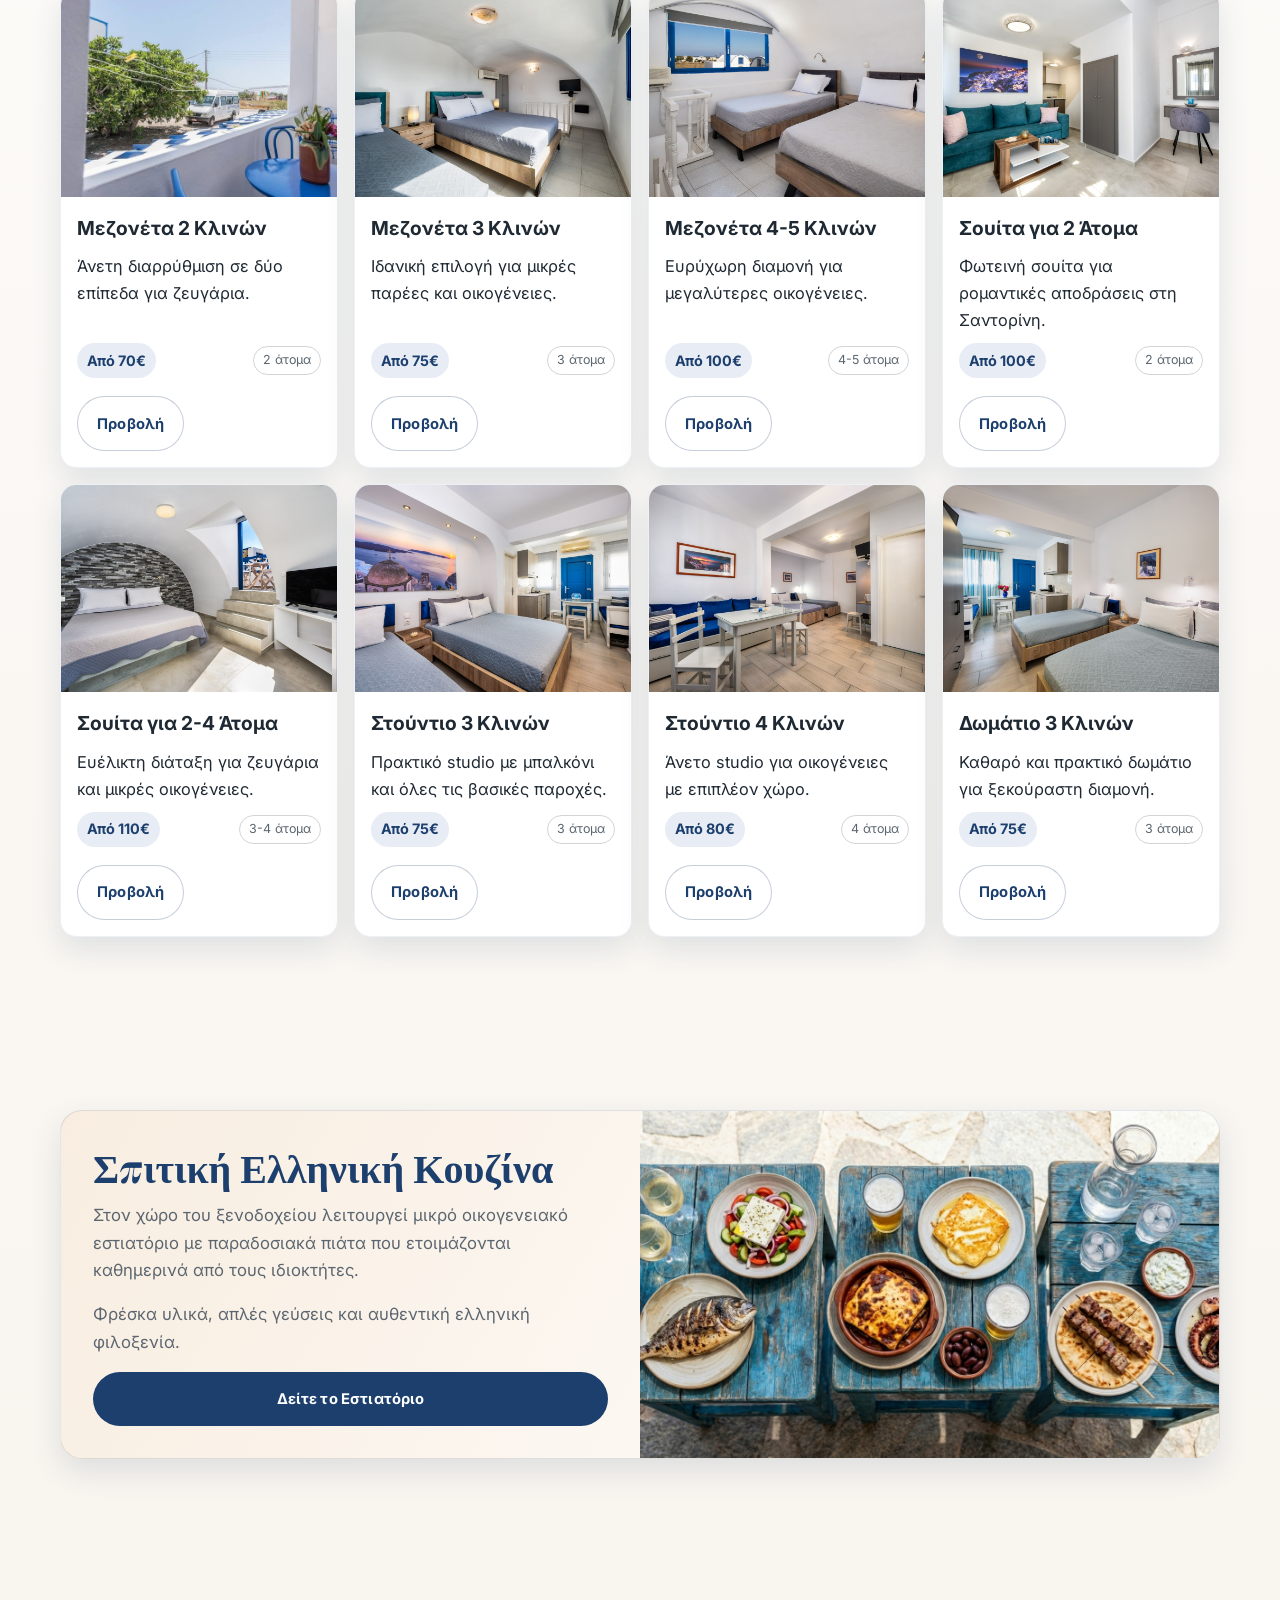
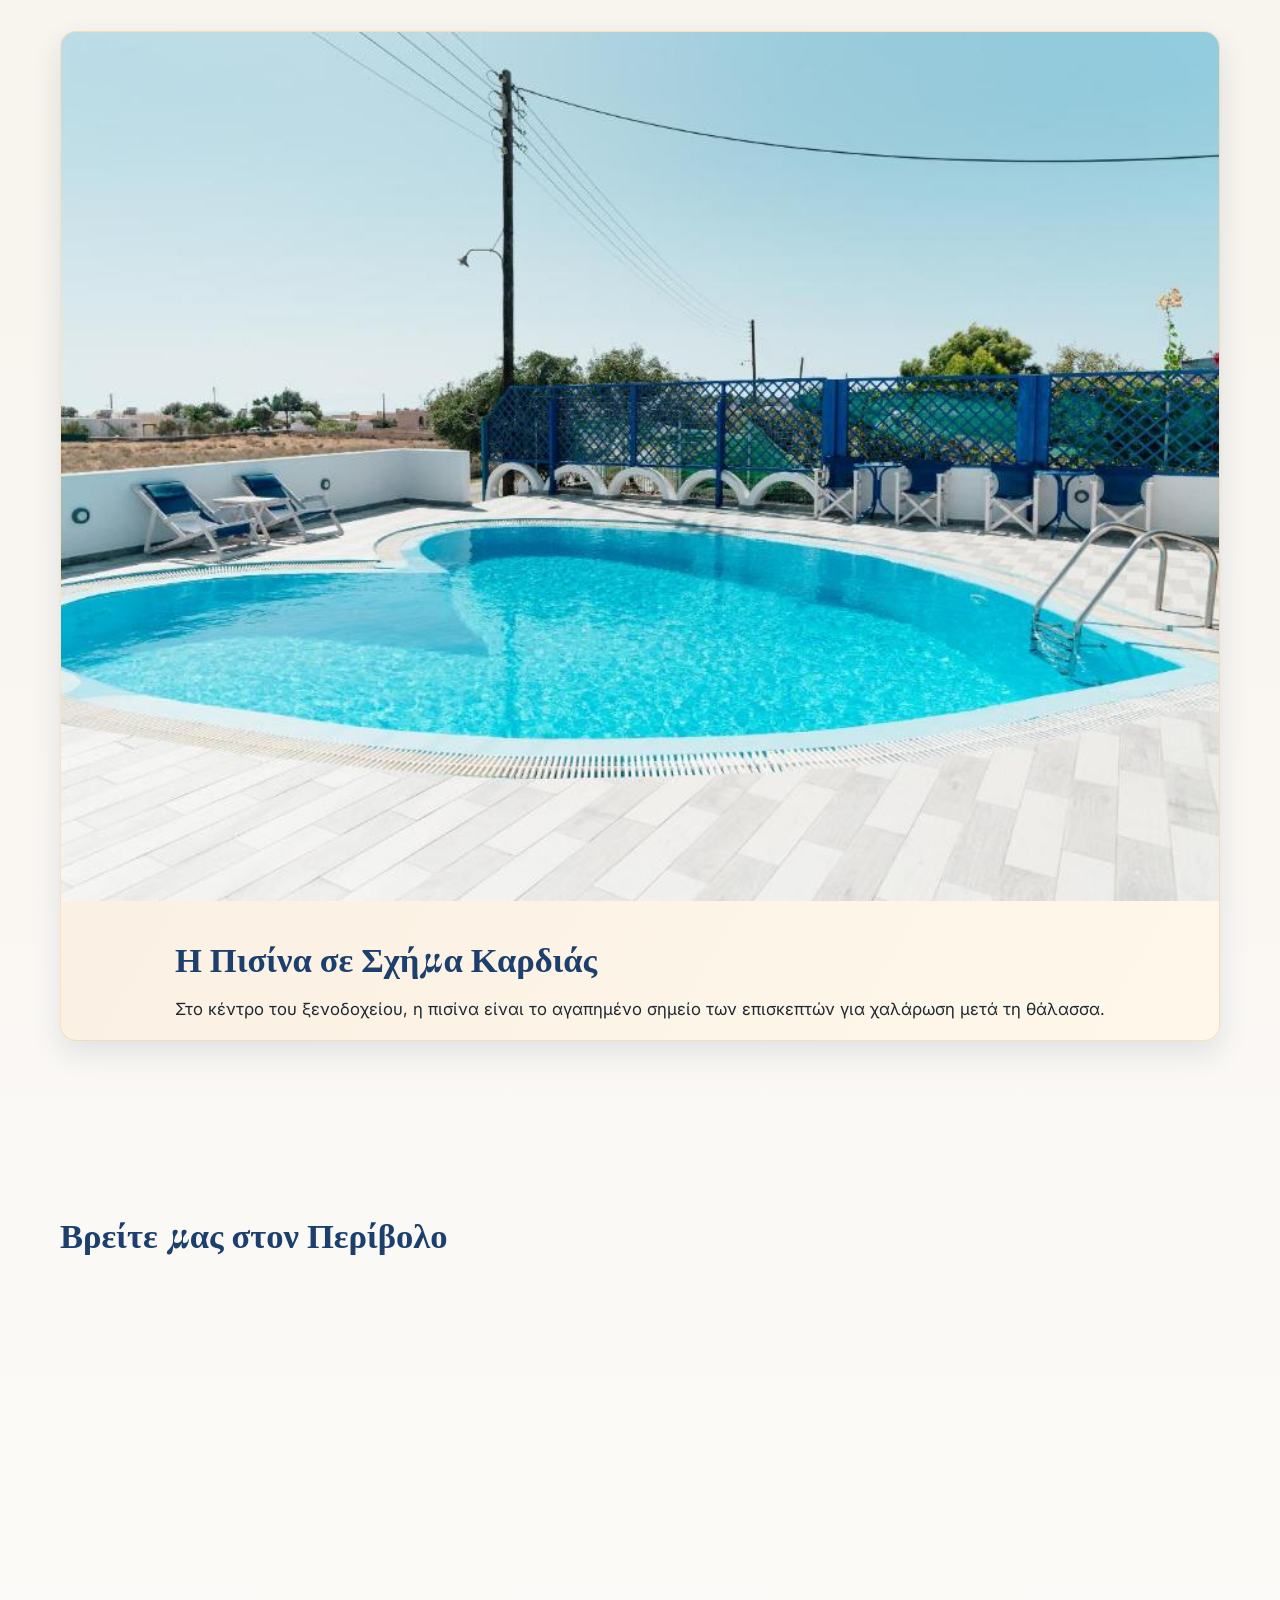
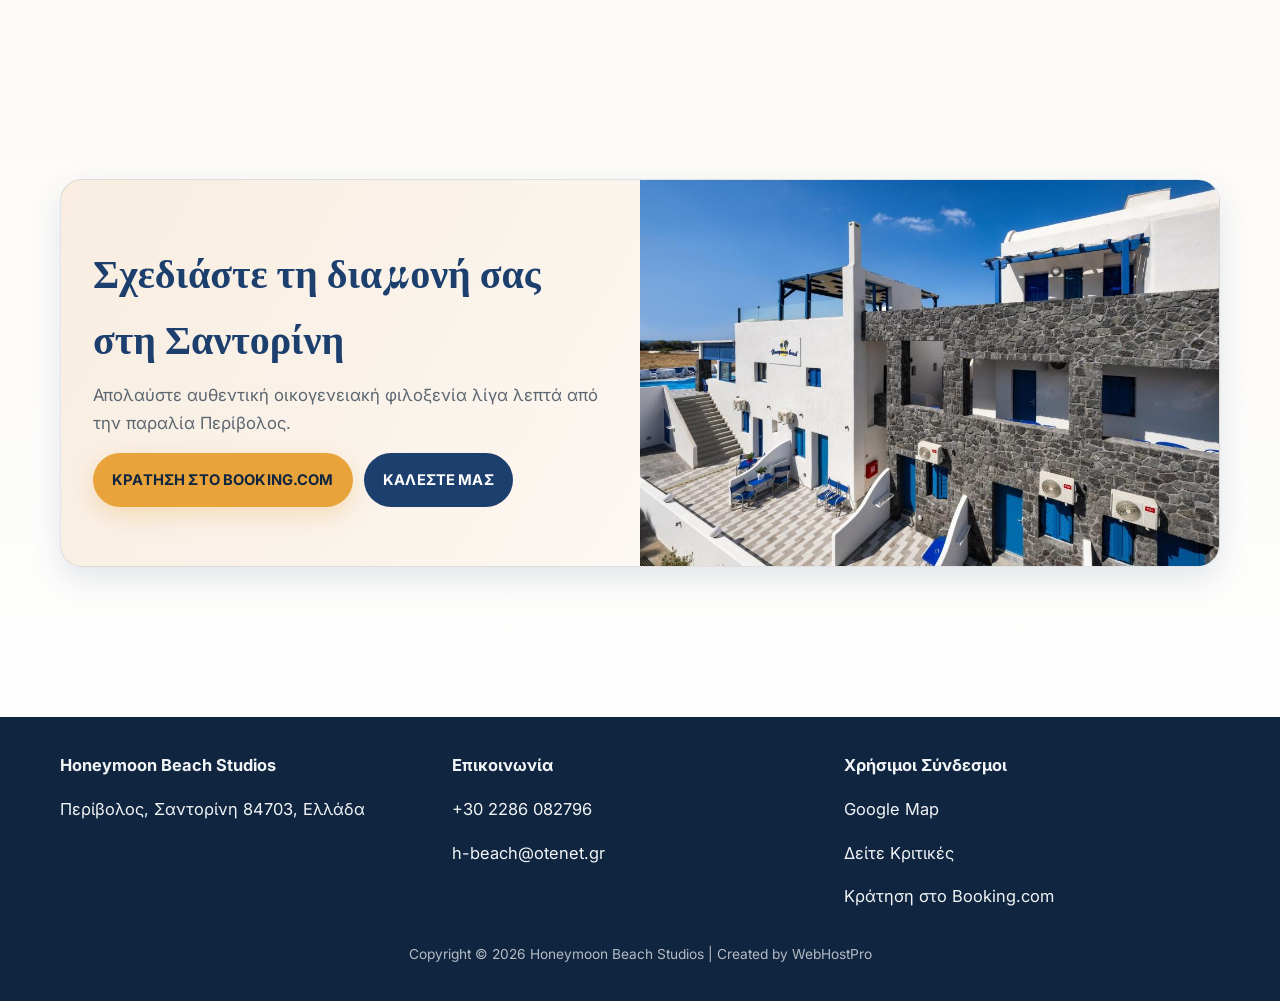
<file: gr/index.html>
<!doctype html>
<html lang="el">
  <head>
    <meta charset="UTF-8" />
    <meta name="viewport" content="width=device-width, initial-scale=1.0" />
    <meta name="author" content="WebHostPro" />
    <meta name="publisher" content="WebHostPro" />
    <meta name="creator" content="WebHostPro" />
    <meta name="copyright" content="WebHostPro" />
    <title>Honeymoon Beach Studios | Ξενοδοχείο κοντά στην παραλία Περίβολος</title>
    <meta
      name="description"
      content="Οικογενειακό κατάλυμα κοντά στην παραλία Περίβολος στη Σαντορίνη. Άνετα studios και μεζονέτες, σπιτική ελληνική κουζίνα και εύκολη κράτηση."
    />
    <meta property="og:title" content="Honeymoon Beach Studios" />
    <meta property="og:description" content="Οικογενειακή φιλοξενία κοντά στην παραλία Περίβολος στη Σαντορίνη." />
    <meta property="og:type" content="website" />
    <meta property="og:image" content="../assets/hero/hero-slideshow/hero-slideshow-1.jpg" />
    <meta property="og:locale" content="el_GR" />
    <link rel="preconnect" href="https://fonts.googleapis.com" />
    <link rel="preconnect" href="https://fonts.gstatic.com" crossorigin />
    <link
      href="https://fonts.googleapis.com/css2?family=Inter:wght@400;500;600;700&family=Playfair+Display:wght@500;600;700&display=swap"
      rel="stylesheet"
    />
    <link rel="stylesheet" href="../css/styles.css" />
    <script type="application/ld+json">
      {
        "@context": "https://schema.org",
        "@type": "Hotel",
        "name": "Honeymoon Beach Studios",
        "description": "Οικογενειακό ξενοδοχείο κοντά στην παραλία Περίβολος στη Σαντορίνη με studios, μεζονέτες και σπιτικό φαγητό.",
        "telephone": "+302286082796",
        "email": "h-beach@otenet.gr",
        "address": {
          "@type": "PostalAddress",
          "streetAddress": "Περίβολος",
          "addressLocality": "Σαντορίνη",
          "postalCode": "84703",
          "addressCountry": "GR"
        }
      }
    </script>
  </head>
  <body>
    <a class="skip-link" href="#main">Μετάβαση στο περιεχόμενο</a>

    <header class="site-header">
      <div class="container nav-shell">
        <a class="brand" href="index.html" aria-label="Αρχική σελίδα Honeymoon Beach Studios">
          <span>Honeymoon Beach Studios</span>
        </a>

        <nav class="nav-links" aria-label="Κεντρική πλοήγηση">
          <a href="rooms.html">Δωμάτια</a>
          <a href="restaurant.html">Εστιατόριο</a>
          <a href="location.html">Τοποθεσία</a>
          <a href="contact.html">Επικοινωνία</a>
          <a class="btn btn-primary" data-booking-link href="#">Κράτηση</a>
        </nav>

        <div class="lang-switch" aria-label="Language switcher">
          <a data-lang-en href="#">EN</a>
          <span>|</span>
          <a data-lang-gr href="#">GR</a>
        </div>

        <button class="mobile-nav-toggle" data-mobile-nav-toggle aria-expanded="false" aria-label="Άνοιγμα μενού">☰</button>
      </div>
      <div class="container mobile-menu" data-mobile-menu>
        <a href="rooms.html">Δωμάτια</a>
        <a href="restaurant.html">Εστιατόριο</a>
        <a href="location.html">Τοποθεσία</a>
        <a href="contact.html">Επικοινωνία</a>
        <a class="btn btn-primary" data-booking-link href="#">Κράτηση μέσω Booking.com</a>
      </div>
    </header>

    <main id="main">
      <section class="hero">
        <div class="hero-media">
          <img class="hero-slide active" src="../assets/hero/hero-slideshow/hero-slideshow-1.jpg" alt="Άποψη του ξενοδοχείου κοντά στην παραλία" />
          <img class="hero-slide" src="../assets/hero/hero-slideshow/hero-slideshow-2.jpg" alt="Οικογενειακή ατμόσφαιρα στο Honeymoon Beach Studios" />
          <img class="hero-slide" src="../assets/hero/hero-slideshow/hero-slideshow-3.jpg" alt="Καλοκαιρινή διαμονή στη Σαντορίνη" />
          <img class="hero-slide" src="../assets/hero/hero-slideshow/hotel-night.jpg" alt="Honeymoon Beach Studios το βράδυ" />
        </div>
        <div class="container hero-content reveal">
          <h1 class="hero-title">Honeymoon Beach Studios</h1>
          <p class="hero-subtitle">Ήσυχη οικογενειακή διαμονή κοντά στην παραλία Περίβολος</p>
          <div class="cta-row">
            <a class="btn btn-primary" data-booking-link href="#">ΚΡΑΤΗΣΗ ΣΤΟ BOOKING.COM</a>
            <a class="btn btn-secondary" data-phone-link href="tel:+302286082796">ΚΑΛΕΣΤΕ ΜΑΣ</a>
          </div>
        </div>
      </section>

      <section class="section" id="location">
        <div class="container split reveal">
          <div>
            <h2 class="section-title">Ιδανική τοποθεσία δίπλα στη θάλασσα</h2>
            <p class="section-lead">
              Το Honeymoon Beach Studios βρίσκεται στην ήσυχη περιοχή του Περιβόλου, στη νοτιοανατολική πλευρά της Σαντορίνης,
              λίγα μόλις λεπτά με τα πόδια από τη διάσημη μαύρη παραλία.
            </p>
            <p>
              Η παραλία Περίβολος είναι γνωστή για τα καθαρά νερά, τη χαλαρή ατμόσφαιρα και τις πολλές επιλογές για φαγητό και διασκέδαση.
            </p>
          </div>
          <img src="../assets/distance.png" alt="Τοποθεσία κοντά στην παραλία Περίβολος" />
        </div>
      </section>

      <section class="section" id="rooms">
        <div class="container reveal">
          <h2 class="section-title">Studios &amp; Μεζονέτες</h2>
          <p class="section-lead">
            Προσφέρουμε άνετα studios, δωμάτια και μεζονέτες για ζευγάρια, φίλους και οικογένειες.
            Όλα διαθέτουν μπαλκόνι, κουζινάκι, κλιματισμό, χρηματοκιβώτιο και δωρεάν Wi-Fi.
          </p>

          <div class="card-grid">
            <article class="card">
              <img src="../assets/room_photos/2_bed_maisonette/5aee881f_original.jpg" alt="Μεζονέτα 2 κλινών" />
              <div class="card-body">
                <h3>Μεζονέτα 2 Κλινών</h3>
                <p>Άνετη διαρρύθμιση σε δύο επίπεδα για ζευγάρια.</p>
                <div class="room-meta"><span class="price-badge">Από 70€</span><span class="tag">2 άτομα</span></div>
                <a class="btn btn-outline" href="room-template.html?room=2-bed-maisonette">Προβολή</a>
              </div>
            </article>
            <article class="card">
              <img src="../assets/room_photos/3_bed_maisonette/DSC_5957-11121s.jpg" alt="Μεζονέτα 3 κλινών" />
              <div class="card-body">
                <h3>Μεζονέτα 3 Κλινών</h3>
                <p>Ιδανική επιλογή για μικρές παρέες και οικογένειες.</p>
                <div class="room-meta"><span class="price-badge">Από 75€</span><span class="tag">3 άτομα</span></div>
                <a class="btn btn-outline" href="room-template.html?room=3-bed-maisonette">Προβολή</a>
              </div>
            </article>
            <article class="card">
              <img src="../assets/room_photos/4-5_bed_maisonette/DSC_5533-11121s.jpg" alt="Μεζονέτα 4-5 κλινών" />
              <div class="card-body">
                <h3>Μεζονέτα 4-5 Κλινών</h3>
                <p>Ευρύχωρη διαμονή για μεγαλύτερες οικογένειες.</p>
                <div class="room-meta"><span class="price-badge">Από 100€</span><span class="tag">4-5 άτομα</span></div>
                <a class="btn btn-outline" href="room-template.html?room=4-5-bed-maisonette">Προβολή</a>
              </div>
            </article>
            <article class="card">
              <img src="../assets/room_photos/suite_for_2_people/DSC_8287-1111111s.jpg" alt="Σουίτα για 2 άτομα" />
              <div class="card-body">
                <h3>Σουίτα για 2 Άτομα</h3>
                <p>Φωτεινή σουίτα για ρομαντικές αποδράσεις στη Σαντορίνη.</p>
                <div class="room-meta"><span class="price-badge">Από 100€</span><span class="tag">2 άτομα</span></div>
                <a class="btn btn-outline" href="room-template.html?room=suite-2">Προβολή</a>
              </div>
            </article>
            <article class="card">
              <img src="../assets/room_photos/suite_for_2-4_people/DSC_8176-11111112111s.jpg" alt="Σουίτα για 2-4 άτομα" />
              <div class="card-body">
                <h3>Σουίτα για 2-4 Άτομα</h3>
                <p>Ευέλικτη διάταξη για ζευγάρια και μικρές οικογένειες.</p>
                <div class="room-meta"><span class="price-badge">Από 110€</span><span class="tag">3-4 άτομα</span></div>
                <a class="btn btn-outline" href="room-template.html?room=suite-2-4">Προβολή</a>
              </div>
            </article>
            <article class="card">
              <img src="../assets/room_photos/studio_3_bed/DSC_3789-1121s.jpg" alt="Στούντιο 3 κλινών" />
              <div class="card-body">
                <h3>Στούντιο 3 Κλινών</h3>
                <p>Πρακτικό studio με μπαλκόνι και όλες τις βασικές παροχές.</p>
                <div class="room-meta"><span class="price-badge">Από 75€</span><span class="tag">3 άτομα</span></div>
                <a class="btn btn-outline" href="room-template.html?room=3-bed-studio">Προβολή</a>
              </div>
            </article>
            <article class="card">
              <img src="../assets/room_photos/4_bed_studio/DSC_3831-1121s.jpg" alt="Στούντιο 4 κλινών" />
              <div class="card-body">
                <h3>Στούντιο 4 Κλινών</h3>
                <p>Άνετο studio για οικογένειες με επιπλέον χώρο.</p>
                <div class="room-meta"><span class="price-badge">Από 80€</span><span class="tag">4 άτομα</span></div>
                <a class="btn btn-outline" href="room-template.html?room=4-bed-studio">Προβολή</a>
              </div>
            </article>
            <article class="card">
              <img src="../assets/room_photos/3_bed_room/DSC_3700-11121s.jpg" alt="Δωμάτιο 3 κλινών" />
              <div class="card-body">
                <h3>Δωμάτιο 3 Κλινών</h3>
                <p>Καθαρό και πρακτικό δωμάτιο για ξεκούραστη διαμονή.</p>
                <div class="room-meta"><span class="price-badge">Από 75€</span><span class="tag">3 άτομα</span></div>
                <a class="btn btn-outline" href="room-template.html?room=3-bed-room">Προβολή</a>
              </div>
            </article>
          </div>
        </div>
      </section>

      <section class="section" id="restaurant">
        <div class="container reveal">
          <article class="final-cta">
            <div class="final-cta-content">
              <h2 class="section-title">Σπιτική Ελληνική Κουζίνα</h2>
              <p class="section-lead">
                Στον χώρο του ξενοδοχείου λειτουργεί μικρό οικογενειακό εστιατόριο με παραδοσιακά πιάτα που ετοιμάζονται καθημερινά από τους ιδιοκτήτες.
              </p>
              <p>
                Φρέσκα υλικά, απλές γεύσεις και αυθεντική ελληνική φιλοξενία.
              </p>
              <a class="btn btn-secondary" href="restaurant.html">Δείτε το Εστιατόριο</a>
            </div>
            <div class="final-cta-media">
              <img src="../assets/table1.jpeg" alt="Οικογενειακό εστιατόριο με ελληνική κουζίνα" />
            </div>
          </article>
        </div>
      </section>

      <section class="section">
        <div class="container reveal">
          <article class="card pool-highlight split">
            <img src="../assets/heart-shaped-pool.jpg" alt="Πισίνα σε σχήμα καρδιάς" />
            <div>
              <h2 class="section-title">Η Πισίνα σε Σχήμα Καρδιάς</h2>
              <p>
                Στο κέντρο του ξενοδοχείου, η πισίνα είναι το αγαπημένο σημείο των επισκεπτών για χαλάρωση μετά τη θάλασσα.
              </p>
            </div>
          </article>
        </div>
      </section>

      <section class="section" id="map">
        <div class="container reveal">
          <h2 class="section-title">Βρείτε μας στον Περίβολο</h2>
          <div class="map-wrap">
            <iframe
              title="Χάρτης για το Honeymoon Beach Studios στον Περίβολο"
              loading="lazy"
              src="https://www.google.com/maps?q=Perivolos%20Beach%20Santorini&output=embed"
            ></iframe>
          </div>
        </div>
      </section>

      <section class="section">
        <div class="container reveal">
          <article class="final-cta">
            <div class="final-cta-content">
              <h2>Σχεδιάστε τη διαμονή σας στη Σαντορίνη</h2>
              <p>Απολαύστε αυθεντική οικογενειακή φιλοξενία λίγα λεπτά από την παραλία Περίβολος.</p>
              <div class="cta-row">
                <a class="btn btn-primary" data-booking-link href="#">ΚΡΑΤΗΣΗ ΣΤΟ BOOKING.COM</a>
                <a class="btn btn-secondary" data-phone-link href="tel:+302286082796">ΚΑΛΕΣΤΕ ΜΑΣ</a>
              </div>
            </div>
            <div class="final-cta-media">
              <img src="../assets/hotel-side.jpg" alt="Πλευρική άποψη του ξενοδοχείου" />
            </div>
          </article>
        </div>
      </section>
    </main>

    <footer class="footer" id="contact">
      <div class="container footer-grid">
        <div>
          <strong>Honeymoon Beach Studios</strong>
          <p>Περίβολος, Σαντορίνη 84703, Ελλάδα</p>
        </div>
        <div>
          <strong>Επικοινωνία</strong>
          <p><a data-phone-link href="tel:+302286082796">+30 2286 082796</a></p>
          <p><a href="mailto:h-beach@otenet.gr">h-beach@otenet.gr</a></p>
        </div>
        <div>
          <strong>Χρήσιμοι Σύνδεσμοι</strong>
          <p><a target="_blank" rel="noopener noreferrer" href="https://www.google.com/maps/place/Honeymoon+Beach+Studios/@36.3438934,25.454646,748m/data=!3m2!1e3!4b1!4m9!3m8!1s0x1499cfc3403ddc0d:0xb6647f6aa49e0048!5m2!4m1!1i2!8m2!3d36.3438934!4d25.4572209!16s%2Fg%2F11b7w6y5vz?entry=ttu&g_ep=EgoyMDI2MDMxMS4wIKXMDSoASAFQAw%3D%3D">Google Map</a></p>
          <p><a target="_blank" rel="noopener noreferrer" href="https://www.google.com/travel/search?gsas=1&ts=EggKAggDCgIIAxocEhoSFAoHCOoPEAUYChIHCOoPEAUYCxgBMgIQAA&qs=MhRDZ3NJeUlENHBLcnRuN0syQVJBQjgC&ap=ugEHcmV2aWV3cw&ictx=111&biw=1440&bih=778&ved=0CAAQ5JsGahcKEwiIrMTMx5-TAxUAAAAAHQAAAAAQBA">Δείτε Κριτικές</a></p>
          <p><a data-booking-link href="#">Κράτηση στο Booking.com</a></p>
        </div>
      </div>
      <div class="container">
        <small>Copyright © 2026 Honeymoon Beach Studios | Created by <a href="https://webhostpro.gr" target="_blank" rel="noopener noreferrer">WebHostPro</a></small>
      </div>
    </footer>

    <div class="mobile-sticky-cta">
      <a class="btn btn-primary" data-booking-link href="#">Κράτηση</a>
    </div>

    <script src="../js/main.js"></script>
  </body>
</html>
</file>
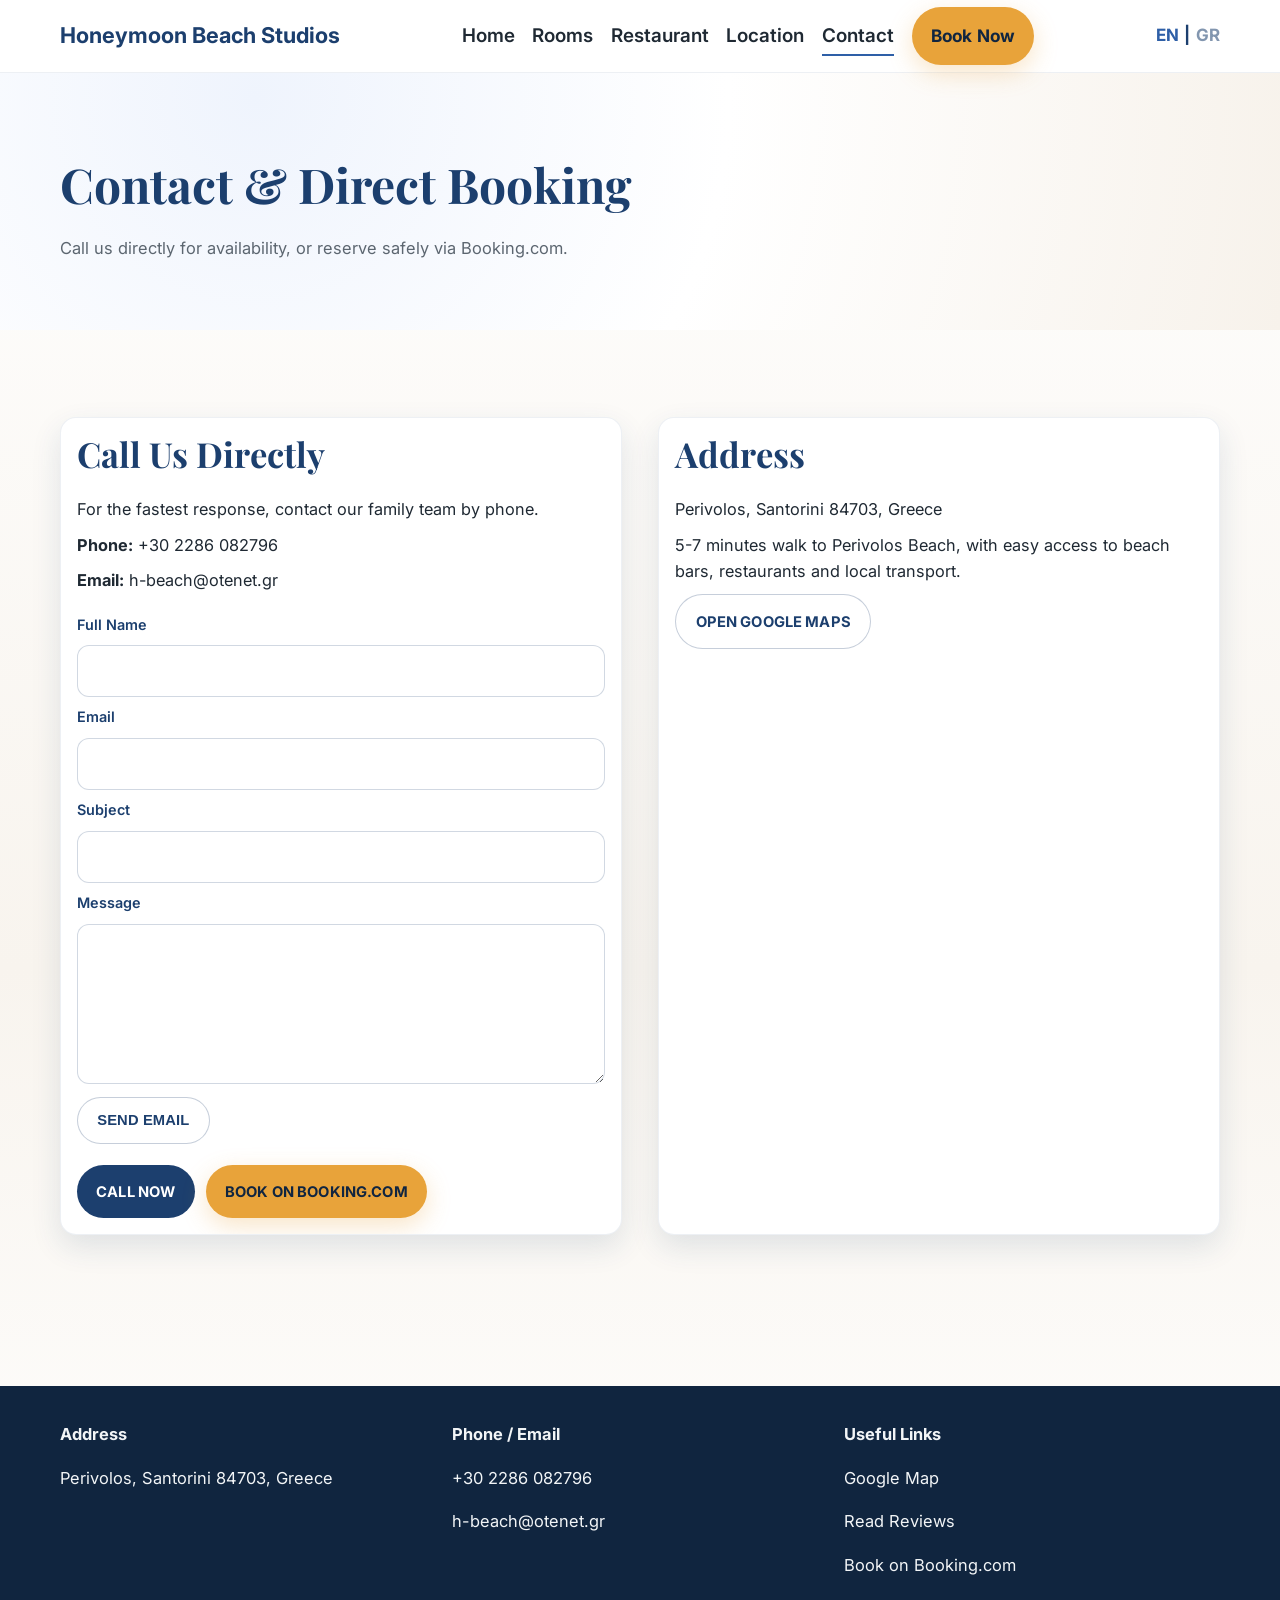
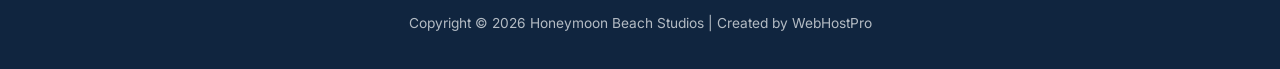
<file: contact.html>
<!doctype html>
<html lang="en">
  <head>
    <meta charset="UTF-8" />
    <meta name="viewport" content="width=device-width, initial-scale=1.0" />
    <meta name="author" content="WebHostPro" />
    <meta name="publisher" content="WebHostPro" />
    <meta name="creator" content="WebHostPro" />
    <meta name="copyright" content="WebHostPro" />
    <title>Contact | Honeymoon Beach Studios</title>
    <meta
      name="description"
      content="Contact Honeymoon Beach Studios in Perivolos, Santorini. Call directly or book through Booking.com."
    />
    <link rel="preconnect" href="https://fonts.googleapis.com" />
    <link rel="preconnect" href="https://fonts.gstatic.com" crossorigin />
    <link
      href="https://fonts.googleapis.com/css2?family=Inter:wght@400;500;600;700&family=Playfair+Display:wght@500;600;700&display=swap"
      rel="stylesheet"
    />
    <link rel="stylesheet" href="css/styles.css" />
  </head>
  <body>
    <header class="site-header">
      <div class="container nav-shell">
        <a class="brand" href="index.html">
          <span>Honeymoon Beach Studios</span>
        </a>
        <nav class="nav-links">
          <a href="index.html">Home</a>
          <a href="rooms.html">Rooms</a>
          <a href="restaurant.html">Restaurant</a>
          <a href="location.html">Location</a>
          <a href="contact.html">Contact</a>
          <a class="btn btn-primary" data-booking-link href="https://www.booking.com/hotel/gr/honeymoon-beach.en-gb.html?aid=356980&label=gog235jc-10CAsoXEIPaG9uZXltb29uLWJlYWNoSDNYA2hciAEBmAEzuAEHyAEM2AED6AEB-AEBiAIBqAIBuAK6ytTNBsACAdICJDUzN2M0ZDkwLTM4NGQtNDdkZC05OGNmLTMwOTk1ZjVkOWFjMtgCAeACAQ&sid=f09769e3d402ce6d385bb8b7cfa0ab9f&dest_id=900039567&dest_type=city&dist=0&group_adults=2&group_children=0&hapos=1&hpos=1&no_rooms=1&req_adults=2&req_children=0&room1=A%2CA&sb_price_type=total&sr_order=popularity&srepoch=1773479237&srpvid=947b401e7e4b0106&type=total&ucfs=1&">Book Now</a>
        </nav>

        <div class="lang-switch" aria-label="Language switcher">
          <a data-lang-en href="#">EN</a>
          <span>|</span>
          <a data-lang-gr href="#">GR</a>
        </div>

        <button class="mobile-nav-toggle" data-mobile-nav-toggle aria-expanded="false" aria-label="Open menu">☰</button>
      </div>
      <div class="container mobile-menu" data-mobile-menu>
        <a href="index.html">Home</a>
        <a href="rooms.html">Rooms</a>
        <a href="restaurant.html">Restaurant</a>
        <a href="location.html">Location</a>
        <a href="contact.html">Contact</a>
        <a class="btn btn-primary" data-booking-link href="https://www.booking.com/hotel/gr/honeymoon-beach.en-gb.html?aid=356980&label=gog235jc-10CAsoXEIPaG9uZXltb29uLWJlYWNoSDNYA2hciAEBmAEzuAEHyAEM2AED6AEB-AEBiAIBqAIBuAK6ytTNBsACAdICJDUzN2M0ZDkwLTM4NGQtNDdkZC05OGNmLTMwOTk1ZjVkOWFjMtgCAeACAQ&sid=f09769e3d402ce6d385bb8b7cfa0ab9f&dest_id=900039567&dest_type=city&dist=0&group_adults=2&group_children=0&hapos=1&hpos=1&no_rooms=1&req_adults=2&req_children=0&room1=A%2CA&sb_price_type=total&sr_order=popularity&srepoch=1773479237&srpvid=947b401e7e4b0106&type=total&ucfs=1&">Book on Booking.com</a>
      </div>
    </header>

    <main>
      <section class="page-hero">
        <div class="container reveal">
          <h1>Contact & Direct Booking</h1>
          <p>Call us directly for availability, or reserve safely via Booking.com.</p>
        </div>
      </section>

      <section class="section">
        <div class="container split reveal">
          <article class="card">
            <div class="card-body">
              <h2 class="section-title">Call Us Directly</h2>
              <p>For the fastest response, contact our family team by phone.</p>
              <p><strong>Phone:</strong> <a data-phone-link href="tel:+302286082796">+30 2286 082796</a></p>
              <p><strong>Email:</strong> <a href="mailto:h-beach@otenet.gr">h-beach@otenet.gr</a></p>
              <form class="contact-form" data-contact-email-form>
                <label for="contact-name">Full Name</label>
                <input id="contact-name" name="name" type="text" autocomplete="name" required />

                <label for="contact-email">Email</label>
                <input id="contact-email" name="email" type="email" autocomplete="email" required />

                <label for="contact-subject">Subject</label>
                <input id="contact-subject" name="subject" type="text" />

                <label for="contact-message">Message</label>
                <textarea id="contact-message" name="message" rows="5" required></textarea>

                <button class="btn btn-outline" type="submit">SEND EMAIL</button>
              </form>
              <div class="cta-row">
                <a class="btn btn-secondary" data-phone-link href="tel:+302286082796">CALL NOW</a>
                <a class="btn btn-primary" data-booking-link href="https://www.booking.com/hotel/gr/honeymoon-beach.en-gb.html?aid=356980&label=gog235jc-10CAsoXEIPaG9uZXltb29uLWJlYWNoSDNYA2hciAEBmAEzuAEHyAEM2AED6AEB-AEBiAIBqAIBuAK6ytTNBsACAdICJDUzN2M0ZDkwLTM4NGQtNDdkZC05OGNmLTMwOTk1ZjVkOWFjMtgCAeACAQ&sid=f09769e3d402ce6d385bb8b7cfa0ab9f&dest_id=900039567&dest_type=city&dist=0&group_adults=2&group_children=0&hapos=1&hpos=1&no_rooms=1&req_adults=2&req_children=0&room1=A%2CA&sb_price_type=total&sr_order=popularity&srepoch=1773479237&srpvid=947b401e7e4b0106&type=total&ucfs=1&">BOOK ON BOOKING.COM</a>
              </div>
            </div>
          </article>

          <article class="card">
            <div class="card-body">
              <h2 class="section-title">Address</h2>
              <p>Perivolos, Santorini 84703, Greece</p>
              <p>
                5-7 minutes walk to Perivolos Beach, with easy access to beach bars, restaurants and local transport.
              </p>
              <p>
                <a class="btn btn-outline" target="_blank" rel="noopener noreferrer" href="https://www.google.com/maps/place/Honeymoon+Beach+Studios/@36.3438934,25.454646,748m/data=!3m2!1e3!4b1!4m9!3m8!1s0x1499cfc3403ddc0d:0xb6647f6aa49e0048!5m2!4m1!1i2!8m2!3d36.3438934!4d25.4572209!16s%2Fg%2F11b7w6y5vz?entry=ttu&g_ep=EgoyMDI2MDMxMS4wIKXMDSoASAFQAw%3D%3D">
                  OPEN GOOGLE MAPS
                </a>
              </p>
            </div>
          </article>
        </div>
      </section>
    </main>

    <footer class="footer">
      <div class="container footer-grid">
        <div>
          <strong>Address</strong>
          <p>Perivolos, Santorini 84703, Greece</p>
        </div>
        <div>
          <strong>Phone / Email</strong>
          <p><a data-phone-link href="tel:+302286082796">+30 2286 082796</a></p>
          <p><a href="mailto:h-beach@otenet.gr">h-beach@otenet.gr</a></p>
        </div>
        <div>
          <strong>Useful Links</strong>
          <p><a target="_blank" rel="noopener noreferrer" href="https://www.google.com/maps/place/Honeymoon+Beach+Studios/@36.3438934,25.454646,748m/data=!3m2!1e3!4b1!4m9!3m8!1s0x1499cfc3403ddc0d:0xb6647f6aa49e0048!5m2!4m1!1i2!8m2!3d36.3438934!4d25.4572209!16s%2Fg%2F11b7w6y5vz?entry=ttu&g_ep=EgoyMDI2MDMxMS4wIKXMDSoASAFQAw%3D%3D">Google Map</a></p>
          <p><a target="_blank" rel="noopener noreferrer" href="https://www.google.com/travel/search?gsas=1&ts=EggKAggDCgIIAxocEhoSFAoHCOoPEAUYChIHCOoPEAUYCxgBMgIQAA&qs=MhRDZ3NJeUlENHBLcnRuN0syQVJBQjgC&ap=ugEHcmV2aWV3cw&ictx=111&biw=1440&bih=778&ved=0CAAQ5JsGahcKEwiIrMTMx5-TAxUAAAAAHQAAAAAQBA">Read Reviews</a></p>
          <p><a data-booking-link href="https://www.booking.com/hotel/gr/honeymoon-beach.en-gb.html?aid=356980&label=gog235jc-10CAsoXEIPaG9uZXltb29uLWJlYWNoSDNYA2hciAEBmAEzuAEHyAEM2AED6AEB-AEBiAIBqAIBuAK6ytTNBsACAdICJDUzN2M0ZDkwLTM4NGQtNDdkZC05OGNmLTMwOTk1ZjVkOWFjMtgCAeACAQ&sid=f09769e3d402ce6d385bb8b7cfa0ab9f&dest_id=900039567&dest_type=city&dist=0&group_adults=2&group_children=0&hapos=1&hpos=1&no_rooms=1&req_adults=2&req_children=0&room1=A%2CA&sb_price_type=total&sr_order=popularity&srepoch=1773479237&srpvid=947b401e7e4b0106&type=total&ucfs=1&">Book on Booking.com</a></p>
        </div>
      </div>
      <div class="container"><small>Copyright © 2026 Honeymoon Beach Studios | Created by <a href="https://webhostpro.gr" target="_blank" rel="noopener noreferrer">WebHostPro</a></small></div>
    </footer>

    <div class="mobile-sticky-cta">
      <a class="btn btn-primary" data-booking-link href="https://www.booking.com/hotel/gr/honeymoon-beach.en-gb.html?aid=356980&label=gog235jc-10CAsoXEIPaG9uZXltb29uLWJlYWNoSDNYA2hciAEBmAEzuAEHyAEM2AED6AEB-AEBiAIBqAIBuAK6ytTNBsACAdICJDUzN2M0ZDkwLTM4NGQtNDdkZC05OGNmLTMwOTk1ZjVkOWFjMtgCAeACAQ&sid=f09769e3d402ce6d385bb8b7cfa0ab9f&dest_id=900039567&dest_type=city&dist=0&group_adults=2&group_children=0&hapos=1&hpos=1&no_rooms=1&req_adults=2&req_children=0&room1=A%2CA&sb_price_type=total&sr_order=popularity&srepoch=1773479237&srpvid=947b401e7e4b0106&type=total&ucfs=1&">Book Now</a>
    </div>

    <script src="js/main.js"></script>
  </body>
</html>
</file>
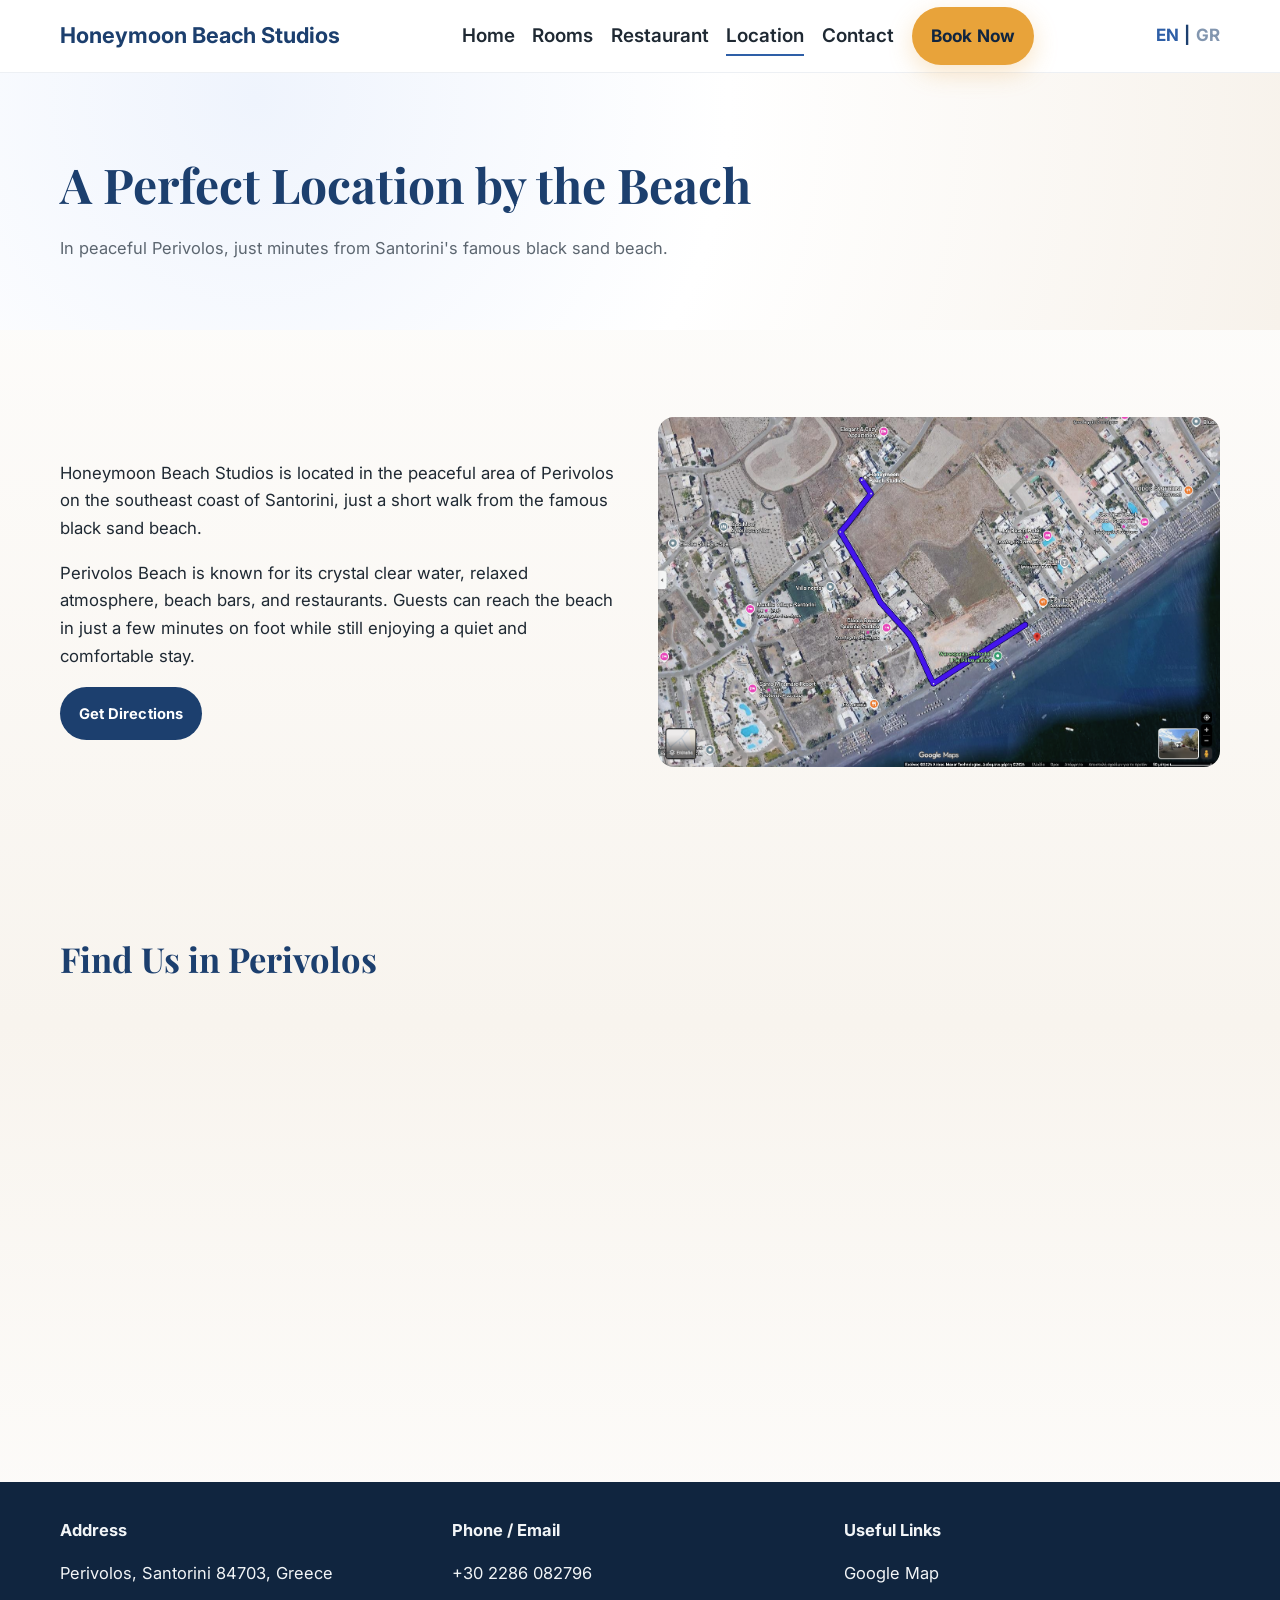
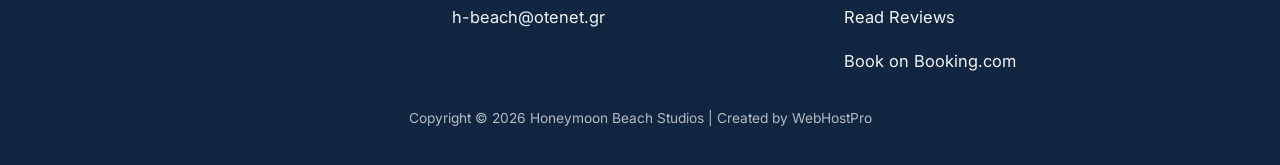
<file: location.html>
<!doctype html>
<html lang="en">
  <head>
    <meta charset="UTF-8" />
    <meta name="viewport" content="width=device-width, initial-scale=1.0" />
    <meta name="author" content="WebHostPro" />
    <meta name="publisher" content="WebHostPro" />
    <meta name="creator" content="WebHostPro" />
    <meta name="copyright" content="WebHostPro" />
    <title>Location | Perivolos Beach Santorini</title>
    <meta
      name="description"
      content="Honeymoon Beach Studios location in Perivolos, Santorini, just a short walk from the famous black sand beach."
    />
    <link rel="preconnect" href="https://fonts.googleapis.com" />
    <link rel="preconnect" href="https://fonts.gstatic.com" crossorigin />
    <link
      href="https://fonts.googleapis.com/css2?family=Inter:wght@400;500;600;700&family=Playfair+Display:wght@500;600;700&display=swap"
      rel="stylesheet"
    />
    <link rel="stylesheet" href="css/styles.css" />
  </head>
  <body>
    <header class="site-header">
      <div class="container nav-shell">
        <a class="brand" href="index.html">
          <span>Honeymoon Beach Studios</span>
        </a>
        <nav class="nav-links">
          <a href="index.html">Home</a>
          <a href="rooms.html">Rooms</a>
          <a href="restaurant.html">Restaurant</a>
          <a href="location.html">Location</a>
          <a href="contact.html">Contact</a>
          <a class="btn btn-primary" data-booking-link href="https://www.booking.com/hotel/gr/honeymoon-beach.en-gb.html?aid=356980&label=gog235jc-10CAsoXEIPaG9uZXltb29uLWJlYWNoSDNYA2hciAEBmAEzuAEHyAEM2AED6AEB-AEBiAIBqAIBuAK6ytTNBsACAdICJDUzN2M0ZDkwLTM4NGQtNDdkZC05OGNmLTMwOTk1ZjVkOWFjMtgCAeACAQ&sid=f09769e3d402ce6d385bb8b7cfa0ab9f&dest_id=900039567&dest_type=city&dist=0&group_adults=2&group_children=0&hapos=1&hpos=1&no_rooms=1&req_adults=2&req_children=0&room1=A%2CA&sb_price_type=total&sr_order=popularity&srepoch=1773479237&srpvid=947b401e7e4b0106&type=total&ucfs=1&">Book Now</a>
        </nav>

        <div class="lang-switch" aria-label="Language switcher">
          <a data-lang-en href="#">EN</a>
          <span>|</span>
          <a data-lang-gr href="#">GR</a>
        </div>

        <button class="mobile-nav-toggle" data-mobile-nav-toggle aria-expanded="false" aria-label="Open menu">☰</button>
      </div>
      <div class="container mobile-menu" data-mobile-menu>
        <a href="index.html">Home</a>
        <a href="rooms.html">Rooms</a>
        <a href="restaurant.html">Restaurant</a>
        <a href="location.html">Location</a>
        <a href="contact.html">Contact</a>
        <a class="btn btn-primary" data-booking-link href="https://www.booking.com/hotel/gr/honeymoon-beach.en-gb.html?aid=356980&label=gog235jc-10CAsoXEIPaG9uZXltb29uLWJlYWNoSDNYA2hciAEBmAEzuAEHyAEM2AED6AEB-AEBiAIBqAIBuAK6ytTNBsACAdICJDUzN2M0ZDkwLTM4NGQtNDdkZC05OGNmLTMwOTk1ZjVkOWFjMtgCAeACAQ&sid=f09769e3d402ce6d385bb8b7cfa0ab9f&dest_id=900039567&dest_type=city&dist=0&group_adults=2&group_children=0&hapos=1&hpos=1&no_rooms=1&req_adults=2&req_children=0&room1=A%2CA&sb_price_type=total&sr_order=popularity&srepoch=1773479237&srpvid=947b401e7e4b0106&type=total&ucfs=1&">Book on Booking.com</a>
      </div>
    </header>

    <main>
      <section class="page-hero">
        <div class="container reveal">
          <h1>A Perfect Location by the Beach</h1>
          <p>In peaceful Perivolos, just minutes from Santorini's famous black sand beach.</p>
        </div>
      </section>

      <section class="section">
        <div class="container split reveal">
          <div>
            <p>
              Honeymoon Beach Studios is located in the peaceful area of Perivolos on the southeast coast of Santorini,
              just a short walk from the famous black sand beach.
            </p>
            <p>
              Perivolos Beach is known for its crystal clear water, relaxed atmosphere, beach bars, and restaurants.
              Guests can reach the beach in just a few minutes on foot while still enjoying a quiet and comfortable stay.
            </p>
            <a class="btn btn-secondary" href="contact.html">Get Directions</a>
          </div>
          <img src="assets/distance.png" alt="Perivolos Beach location overview" />
        </div>
      </section>

      <section class="section">
        <div class="container reveal">
          <h2 class="section-title">Find Us in Perivolos</h2>
          <div class="map-wrap">
            <iframe
              title="Map to Perivolos Beach Santorini"
              loading="lazy"
              src="https://www.google.com/maps?q=Perivolos%20Beach%20Santorini&output=embed"
            ></iframe>
          </div>
        </div>
      </section>
    </main>

    <footer class="footer">
      <div class="container footer-grid">
        <div>
          <strong>Address</strong>
          <p>Perivolos, Santorini 84703, Greece</p>
        </div>
        <div>
          <strong>Phone / Email</strong>
          <p><a data-phone-link href="tel:+302286082796">+30 2286 082796</a></p>
          <p><a href="mailto:h-beach@otenet.gr">h-beach@otenet.gr</a></p>
        </div>
        <div>
          <strong>Useful Links</strong>
          <p><a target="_blank" rel="noopener noreferrer" href="https://www.google.com/maps/place/Honeymoon+Beach+Studios/@36.3438934,25.454646,748m/data=!3m2!1e3!4b1!4m9!3m8!1s0x1499cfc3403ddc0d:0xb6647f6aa49e0048!5m2!4m1!1i2!8m2!3d36.3438934!4d25.4572209!16s%2Fg%2F11b7w6y5vz?entry=ttu&g_ep=EgoyMDI2MDMxMS4wIKXMDSoASAFQAw%3D%3D">Google Map</a></p>
          <p><a target="_blank" rel="noopener noreferrer" href="https://www.google.com/travel/search?gsas=1&ts=EggKAggDCgIIAxocEhoSFAoHCOoPEAUYChIHCOoPEAUYCxgBMgIQAA&qs=MhRDZ3NJeUlENHBLcnRuN0syQVJBQjgC&ap=ugEHcmV2aWV3cw&ictx=111&biw=1440&bih=778&ved=0CAAQ5JsGahcKEwiIrMTMx5-TAxUAAAAAHQAAAAAQBA">Read Reviews</a></p>
          <p><a data-booking-link href="https://www.booking.com/hotel/gr/honeymoon-beach.en-gb.html?aid=356980&label=gog235jc-10CAsoXEIPaG9uZXltb29uLWJlYWNoSDNYA2hciAEBmAEzuAEHyAEM2AED6AEB-AEBiAIBqAIBuAK6ytTNBsACAdICJDUzN2M0ZDkwLTM4NGQtNDdkZC05OGNmLTMwOTk1ZjVkOWFjMtgCAeACAQ&sid=f09769e3d402ce6d385bb8b7cfa0ab9f&dest_id=900039567&dest_type=city&dist=0&group_adults=2&group_children=0&hapos=1&hpos=1&no_rooms=1&req_adults=2&req_children=0&room1=A%2CA&sb_price_type=total&sr_order=popularity&srepoch=1773479237&srpvid=947b401e7e4b0106&type=total&ucfs=1&">Book on Booking.com</a></p>
        </div>
      </div>
      <div class="container"><small>Copyright © 2026 Honeymoon Beach Studios | Created by <a href="https://webhostpro.gr" target="_blank" rel="noopener noreferrer">WebHostPro</a></small></div>
    </footer>

    <div class="mobile-sticky-cta">
      <a class="btn btn-primary" data-booking-link href="https://www.booking.com/hotel/gr/honeymoon-beach.en-gb.html?aid=356980&label=gog235jc-10CAsoXEIPaG9uZXltb29uLWJlYWNoSDNYA2hciAEBmAEzuAEHyAEM2AED6AEB-AEBiAIBqAIBuAK6ytTNBsACAdICJDUzN2M0ZDkwLTM4NGQtNDdkZC05OGNmLTMwOTk1ZjVkOWFjMtgCAeACAQ&sid=f09769e3d402ce6d385bb8b7cfa0ab9f&dest_id=900039567&dest_type=city&dist=0&group_adults=2&group_children=0&hapos=1&hpos=1&no_rooms=1&req_adults=2&req_children=0&room1=A%2CA&sb_price_type=total&sr_order=popularity&srepoch=1773479237&srpvid=947b401e7e4b0106&type=total&ucfs=1&">Book Now</a>
    </div>

    <script src="js/main.js"></script>
  </body>
</html>
</file>
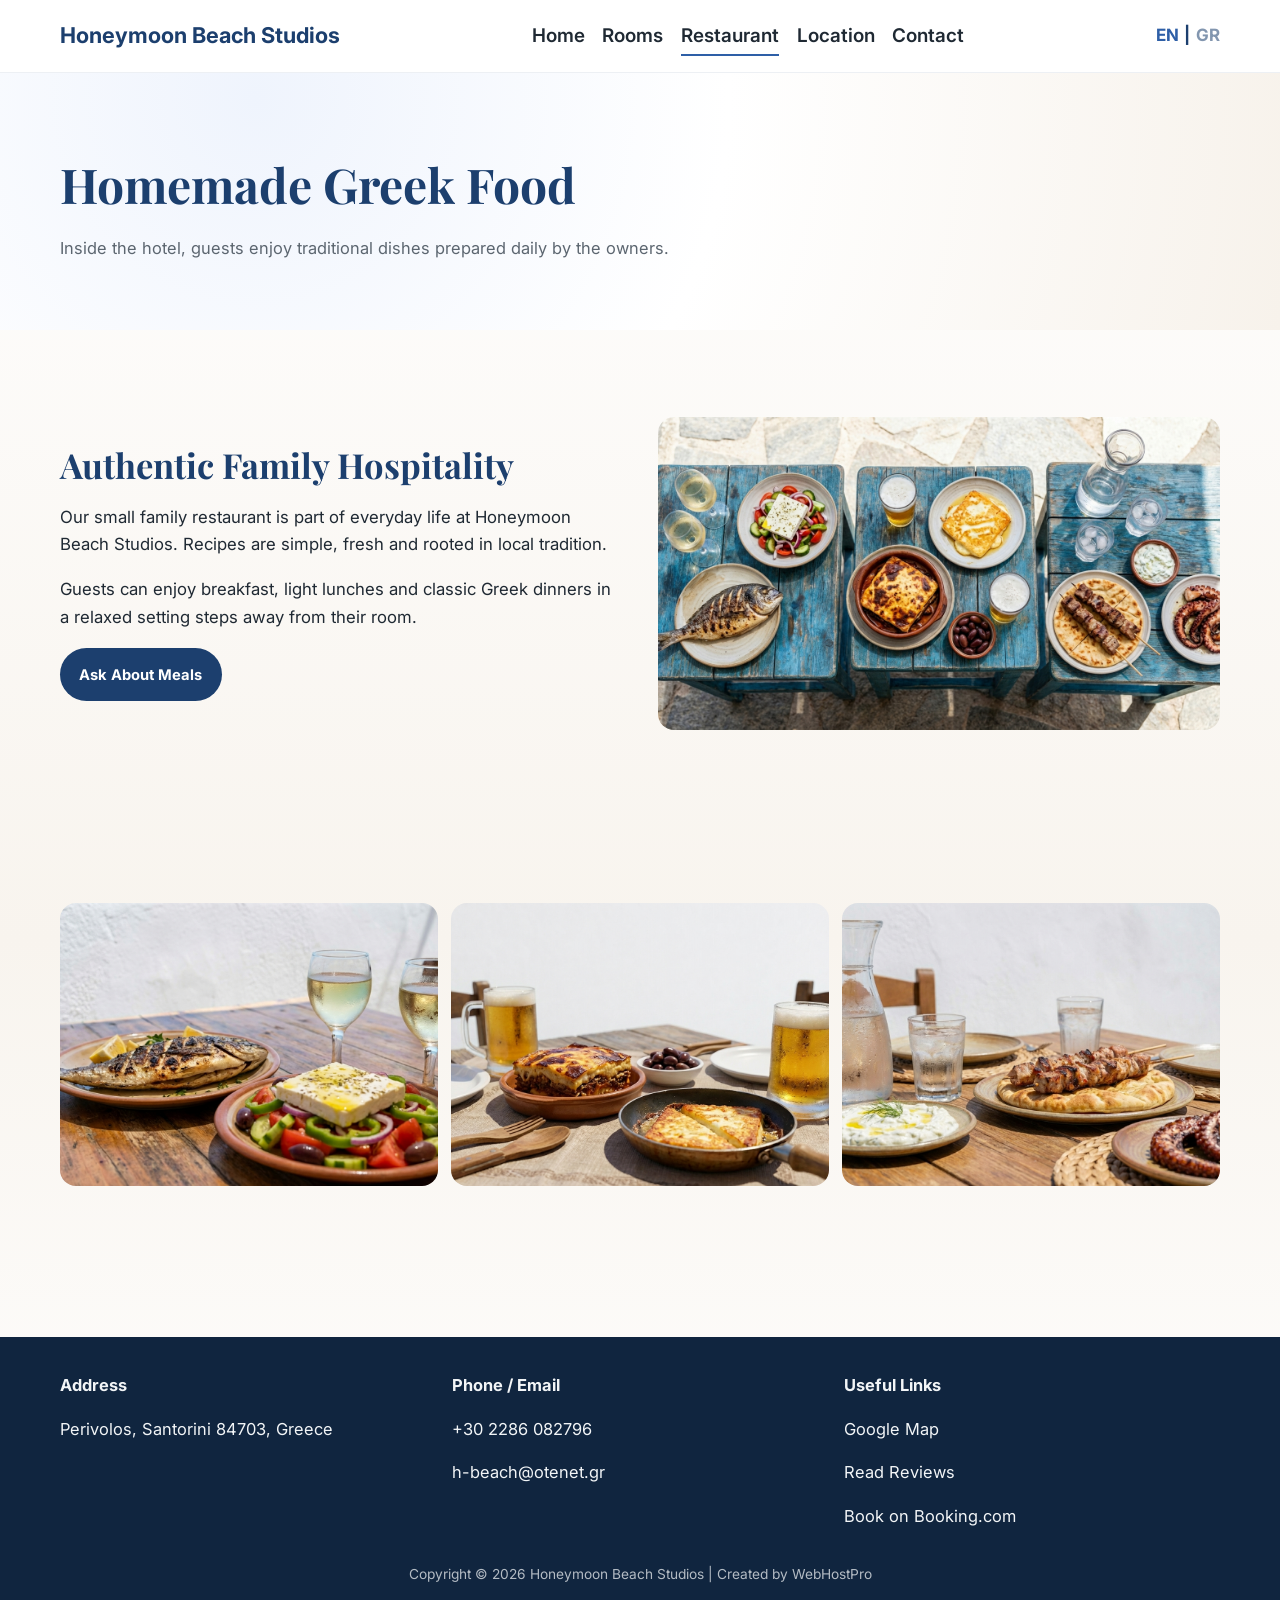
<file: restaurant.html>
<!doctype html>
<html lang="en">
  <head>
    <meta charset="UTF-8" />
    <meta name="viewport" content="width=device-width, initial-scale=1.0" />
    <meta name="author" content="WebHostPro" />
    <meta name="publisher" content="WebHostPro" />
    <meta name="creator" content="WebHostPro" />
    <meta name="copyright" content="WebHostPro" />
    <title>Family Restaurant | Honeymoon Beach Studios</title>
    <meta
      name="description"
      content="Discover the family-run restaurant at Honeymoon Beach Studios with homemade Greek dishes prepared daily."
    />
    <link rel="preconnect" href="https://fonts.googleapis.com" />
    <link rel="preconnect" href="https://fonts.gstatic.com" crossorigin />
    <link
      href="https://fonts.googleapis.com/css2?family=Inter:wght@400;500;600;700&family=Playfair+Display:wght@500;600;700&display=swap"
      rel="stylesheet"
    />
    <link rel="stylesheet" href="css/styles.css" />
  </head>
  <body>
    <header class="site-header">
      <div class="container nav-shell">
        <a class="brand" href="index.html">
          <span>Honeymoon Beach Studios</span>
        </a>
        <nav class="nav-links">
          <a href="index.html">Home</a>
          <a href="rooms.html">Rooms</a>
          <a href="restaurant.html">Restaurant</a>
          <a href="location.html">Location</a>
          <a href="contact.html">Contact</a>
        </nav>

        <div class="lang-switch" aria-label="Language switcher">
          <a data-lang-en href="#">EN</a>
          <span>|</span>
          <a data-lang-gr href="#">GR</a>
        </div>

        <button class="mobile-nav-toggle" data-mobile-nav-toggle aria-expanded="false" aria-label="Open menu">☰</button>
      </div>
      <div class="container mobile-menu" data-mobile-menu>
        <a href="index.html">Home</a>
        <a href="rooms.html">Rooms</a>
        <a href="restaurant.html">Restaurant</a>
        <a href="location.html">Location</a>
        <a href="contact.html">Contact</a>
      </div>
    </header>

    <main>
      <section class="page-hero">
        <div class="container reveal">
          <h1>Homemade Greek Food</h1>
          <p>Inside the hotel, guests enjoy traditional dishes prepared daily by the owners.</p>
        </div>
      </section>

      <section class="section">
        <div class="container split reveal">
          <div>
            <h2 class="section-title">Authentic Family Hospitality</h2>
            <p>
              Our small family restaurant is part of everyday life at Honeymoon Beach Studios. Recipes are simple,
              fresh and rooted in local tradition.
            </p>
            <p>
              Guests can enjoy breakfast, light lunches and classic Greek dinners in a relaxed setting steps away from
              their room.
            </p>
            <a class="btn btn-secondary" href="contact.html">Ask About Meals</a>
          </div>
          <img src="assets/table1.jpeg" alt="Family-run restaurant with traditional Greek meals" />
        </div>
      </section>

      <section class="section">
        <div class="container reveal">
          <div class="gallery-row">
            <img src="assets/table2.jpeg" alt="Greek table with fresh dishes" />
            <img src="assets/table3.jpeg" alt="Homemade food at family restaurant" />
            <img src="assets/table4.jpeg" alt="Outdoor Greek dining atmosphere" />
          </div>
        </div>
      </section>
    </main>

    <footer class="footer">
      <div class="container footer-grid">
        <div>
          <strong>Address</strong>
          <p>Perivolos, Santorini 84703, Greece</p>
        </div>
        <div>
          <strong>Phone / Email</strong>
          <p><a data-phone-link href="tel:+302286082796">+30 2286 082796</a></p>
          <p><a href="mailto:h-beach@otenet.gr">h-beach@otenet.gr</a></p>
        </div>
        <div>
          <strong>Useful Links</strong>
          <p><a target="_blank" rel="noopener noreferrer" href="https://www.google.com/maps/place/Honeymoon+Beach+Studios/@36.3438934,25.454646,748m/data=!3m2!1e3!4b1!4m9!3m8!1s0x1499cfc3403ddc0d:0xb6647f6aa49e0048!5m2!4m1!1i2!8m2!3d36.3438934!4d25.4572209!16s%2Fg%2F11b7w6y5vz?entry=ttu&g_ep=EgoyMDI2MDMxMS4wIKXMDSoASAFQAw%3D%3D">Google Map</a></p>
          <p><a target="_blank" rel="noopener noreferrer" href="https://www.google.com/travel/search?gsas=1&ts=EggKAggDCgIIAxocEhoSFAoHCOoPEAUYChIHCOoPEAUYCxgBMgIQAA&qs=MhRDZ3NJeUlENHBLcnRuN0syQVJBQjgC&ap=ugEHcmV2aWV3cw&ictx=111&biw=1440&bih=778&ved=0CAAQ5JsGahcKEwiIrMTMx5-TAxUAAAAAHQAAAAAQBA">Read Reviews</a></p>
          <p><a data-booking-link href="https://www.booking.com/hotel/gr/honeymoon-beach.en-gb.html?aid=356980&label=gog235jc-10CAsoXEIPaG9uZXltb29uLWJlYWNoSDNYA2hciAEBmAEzuAEHyAEM2AED6AEB-AEBiAIBqAIBuAK6ytTNBsACAdICJDUzN2M0ZDkwLTM4NGQtNDdkZC05OGNmLTMwOTk1ZjVkOWFjMtgCAeACAQ&sid=f09769e3d402ce6d385bb8b7cfa0ab9f&dest_id=900039567&dest_type=city&dist=0&group_adults=2&group_children=0&hapos=1&hpos=1&no_rooms=1&req_adults=2&req_children=0&room1=A%2CA&sb_price_type=total&sr_order=popularity&srepoch=1773479237&srpvid=947b401e7e4b0106&type=total&ucfs=1&">Book on Booking.com</a></p>
        </div>
      </div>
      <div class="container"><small>Copyright © 2026 Honeymoon Beach Studios | Created by <a href="https://webhostpro.gr" target="_blank" rel="noopener noreferrer">WebHostPro</a></small></div>
    </footer>

    <script src="js/main.js"></script>
  </body>
</html>
</file>
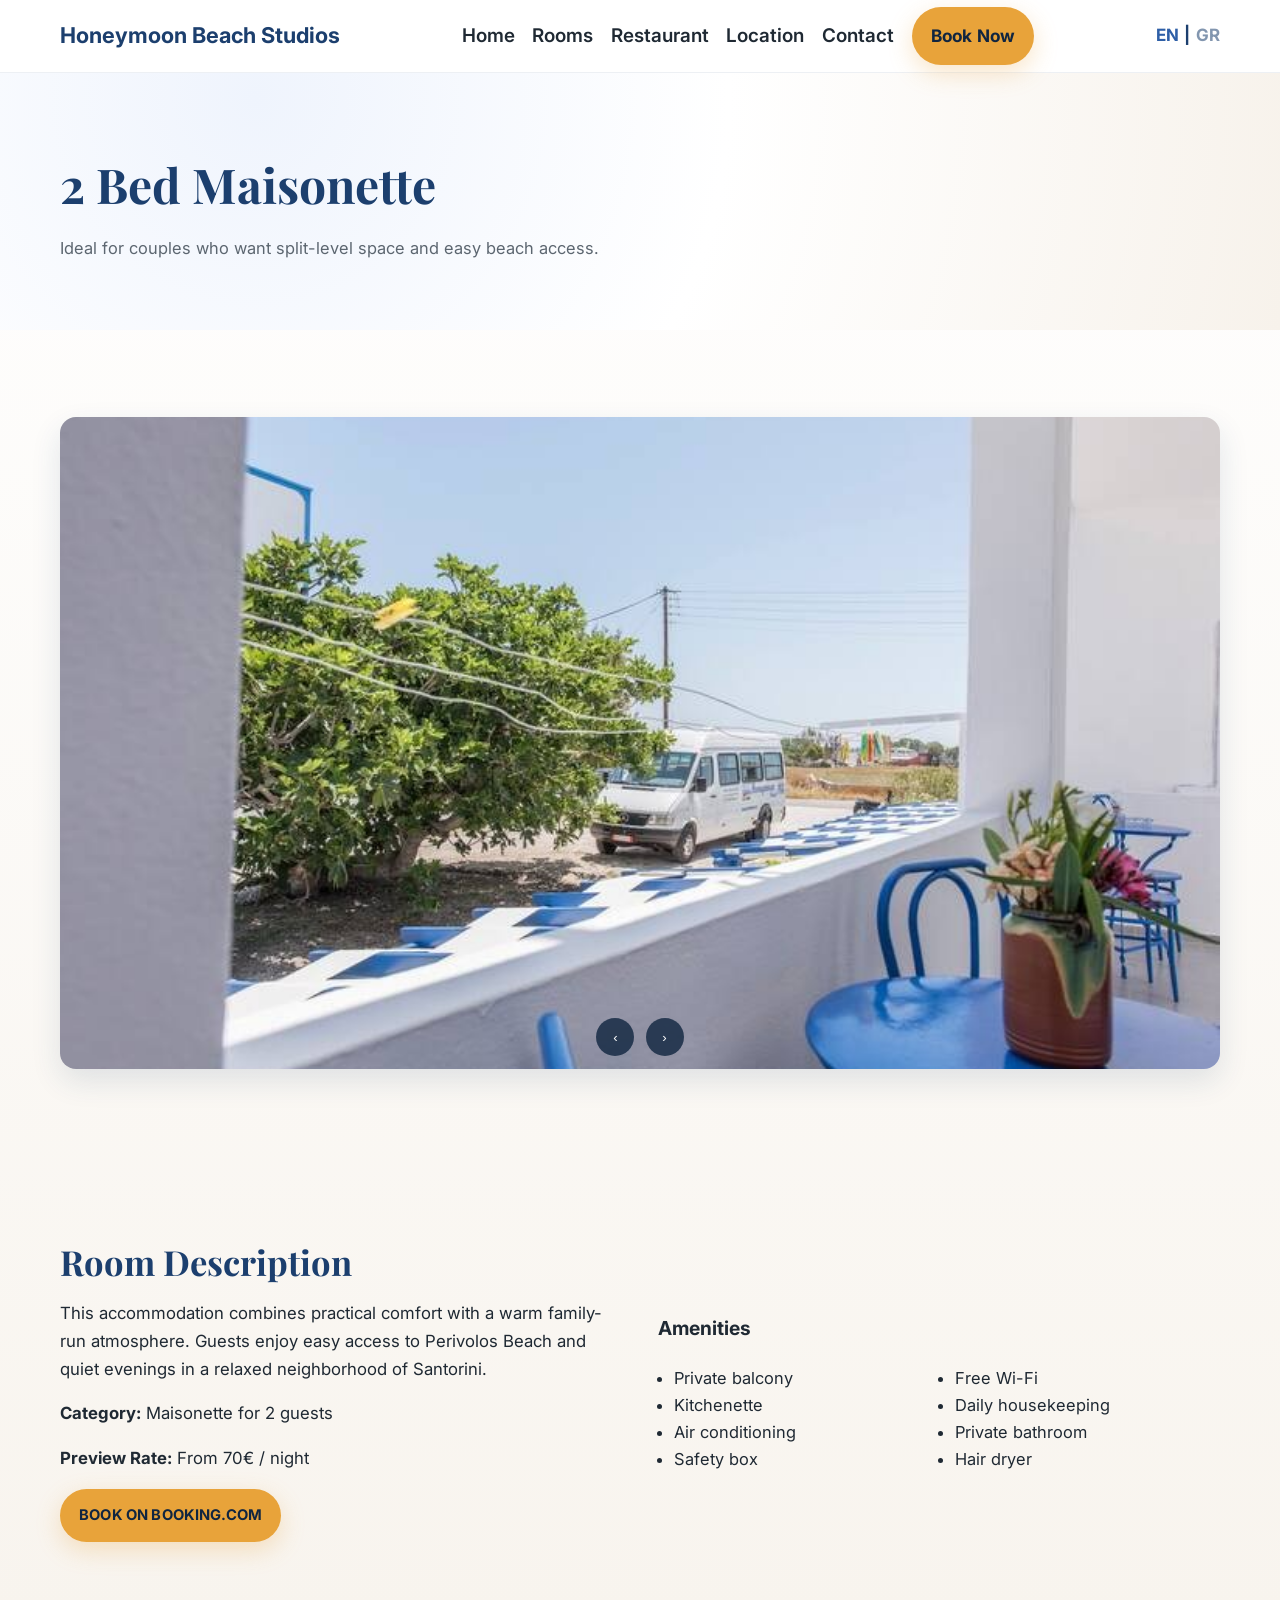
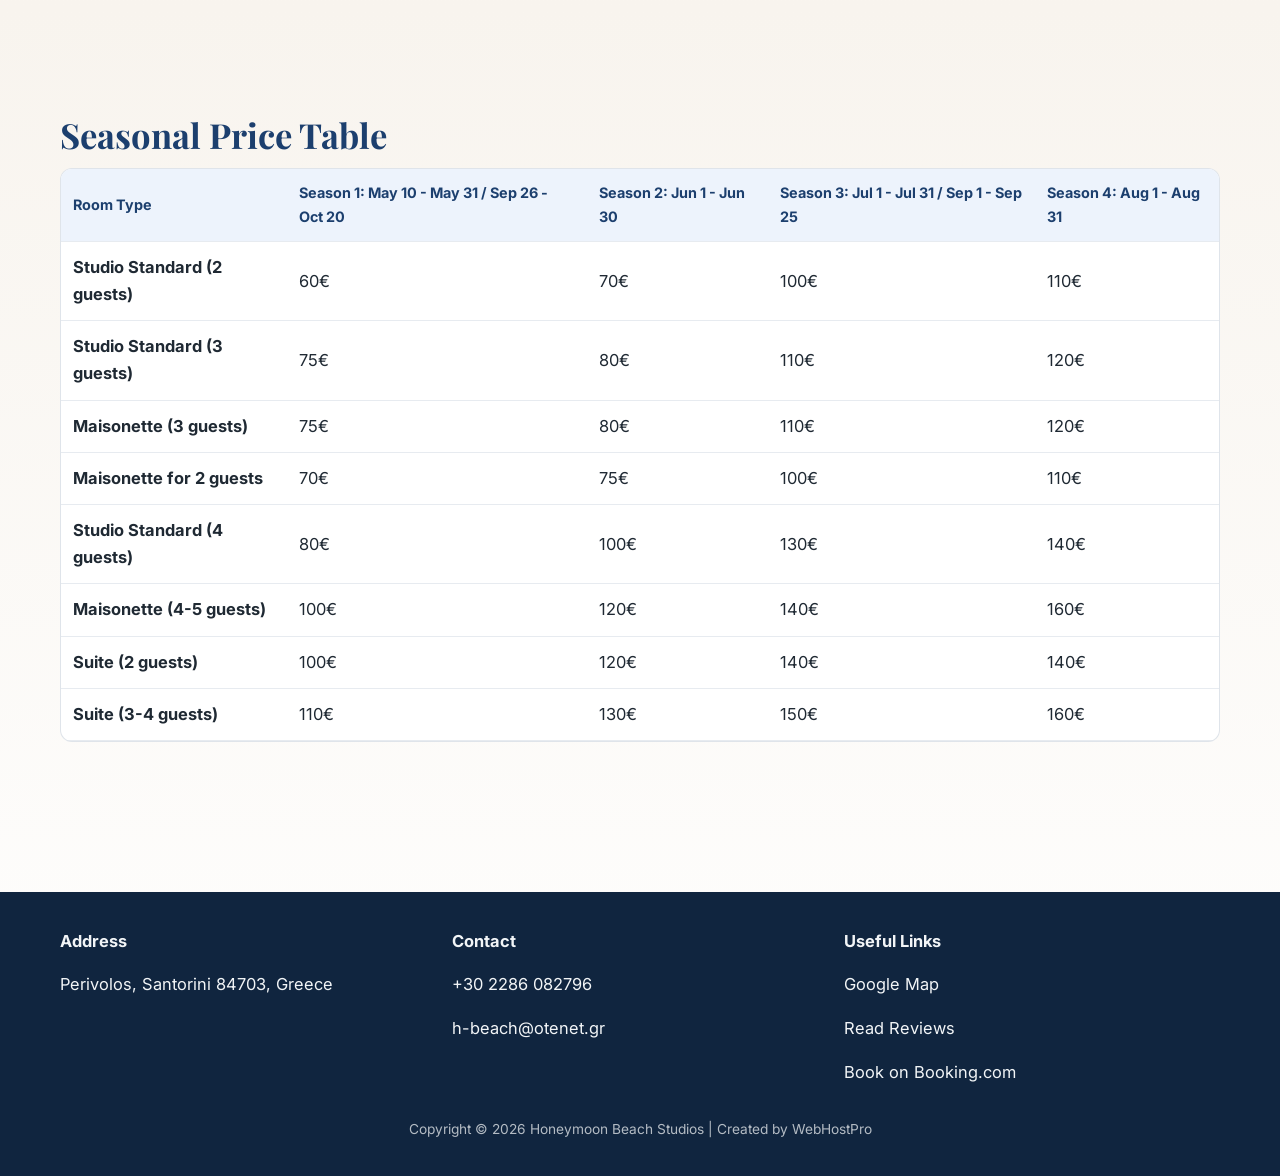
<file: room-template.html>
<!doctype html>
<html lang="en">
  <head>
    <meta charset="UTF-8" />
    <meta name="viewport" content="width=device-width, initial-scale=1.0" />
    <meta name="author" content="WebHostPro" />
    <meta name="publisher" content="WebHostPro" />
    <meta name="creator" content="WebHostPro" />
    <meta name="copyright" content="WebHostPro" />
    <title>Room Details | Honeymoon Beach Studios</title>
    <meta
      name="description"
      content="Room details, gallery, amenities and seasonal rates for Honeymoon Beach Studios near Perivolos Beach."
    />
    <link rel="preconnect" href="https://fonts.googleapis.com" />
    <link rel="preconnect" href="https://fonts.gstatic.com" crossorigin />
    <link
      href="https://fonts.googleapis.com/css2?family=Inter:wght@400;500;600;700&family=Playfair+Display:wght@500;600;700&display=swap"
      rel="stylesheet"
    />
    <link rel="stylesheet" href="css/styles.css" />
  </head>
  <body>
    <header class="site-header">
      <div class="container nav-shell">
        <a class="brand" href="index.html">
          <span>Honeymoon Beach Studios</span>
        </a>
        <nav class="nav-links">
          <a href="index.html">Home</a>
          <a href="rooms.html">Rooms</a>
          <a href="restaurant.html">Restaurant</a>
          <a href="location.html">Location</a>
          <a href="contact.html">Contact</a>
          <a class="btn btn-primary" data-booking-link href="https://www.booking.com/hotel/gr/honeymoon-beach.en-gb.html?aid=356980&label=gog235jc-10CAsoXEIPaG9uZXltb29uLWJlYWNoSDNYA2hciAEBmAEzuAEHyAEM2AED6AEB-AEBiAIBqAIBuAK6ytTNBsACAdICJDUzN2M0ZDkwLTM4NGQtNDdkZC05OGNmLTMwOTk1ZjVkOWFjMtgCAeACAQ&sid=f09769e3d402ce6d385bb8b7cfa0ab9f&dest_id=900039567&dest_type=city&dist=0&group_adults=2&group_children=0&hapos=1&hpos=1&no_rooms=1&req_adults=2&req_children=0&room1=A%2CA&sb_price_type=total&sr_order=popularity&srepoch=1773479237&srpvid=947b401e7e4b0106&type=total&ucfs=1&">Book Now</a>
        </nav>

        <div class="lang-switch" aria-label="Language switcher">
          <a data-lang-en href="#">EN</a>
          <span>|</span>
          <a data-lang-gr href="#">GR</a>
        </div>

        <button class="mobile-nav-toggle" data-mobile-nav-toggle aria-expanded="false" aria-label="Open menu">☰</button>
      </div>
      <div class="container mobile-menu" data-mobile-menu>
        <a href="index.html">Home</a>
        <a href="rooms.html">Rooms</a>
        <a href="restaurant.html">Restaurant</a>
        <a href="location.html">Location</a>
        <a href="contact.html">Contact</a>
        <a class="btn btn-primary" data-booking-link href="https://www.booking.com/hotel/gr/honeymoon-beach.en-gb.html?aid=356980&label=gog235jc-10CAsoXEIPaG9uZXltb29uLWJlYWNoSDNYA2hciAEBmAEzuAEHyAEM2AED6AEB-AEBiAIBqAIBuAK6ytTNBsACAdICJDUzN2M0ZDkwLTM4NGQtNDdkZC05OGNmLTMwOTk1ZjVkOWFjMtgCAeACAQ&sid=f09769e3d402ce6d385bb8b7cfa0ab9f&dest_id=900039567&dest_type=city&dist=0&group_adults=2&group_children=0&hapos=1&hpos=1&no_rooms=1&req_adults=2&req_children=0&room1=A%2CA&sb_price_type=total&sr_order=popularity&srepoch=1773479237&srpvid=947b401e7e4b0106&type=total&ucfs=1&">Book on Booking.com</a>
      </div>
    </header>

    <main>
      <section class="page-hero">
        <div class="container reveal">
          <h1 data-room-title>2 Bed Maisonette</h1>
          <p data-room-summary>Ideal for couples who want split-level space and easy beach access.</p>
        </div>
      </section>

      <section class="section">
        <div class="container reveal">
          <div class="slider" aria-label="Room image slider">
            <div data-room-slider>
              <div class="slide active">
                <img src="assets/room_photos/2_bed_maisonette/5aee881f_original.jpg" alt="Room gallery image 1" />
              </div>
            </div>
            <div class="slider-controls">
              <button type="button" data-slide-prev aria-label="Previous image">‹</button>
              <button type="button" data-slide-next aria-label="Next image">›</button>
            </div>
          </div>
        </div>
      </section>

      <section class="section">
        <div class="container split reveal">
          <div>
            <h2 class="section-title">Room Description</h2>
            <p>
              This accommodation combines practical comfort with a warm family-run atmosphere. Guests enjoy easy access
              to Perivolos Beach and quiet evenings in a relaxed neighborhood of Santorini.
            </p>
            <p><strong>Category:</strong> <span data-room-category>Maisonette for 2 guests</span></p>
            <p><strong>Preview Rate:</strong> <span data-room-price>From 70€ / night</span></p>
            <a class="btn btn-primary" data-booking-link href="https://www.booking.com/hotel/gr/honeymoon-beach.en-gb.html?aid=356980&label=gog235jc-10CAsoXEIPaG9uZXltb29uLWJlYWNoSDNYA2hciAEBmAEzuAEHyAEM2AED6AEB-AEBiAIBqAIBuAK6ytTNBsACAdICJDUzN2M0ZDkwLTM4NGQtNDdkZC05OGNmLTMwOTk1ZjVkOWFjMtgCAeACAQ&sid=f09769e3d402ce6d385bb8b7cfa0ab9f&dest_id=900039567&dest_type=city&dist=0&group_adults=2&group_children=0&hapos=1&hpos=1&no_rooms=1&req_adults=2&req_children=0&room1=A%2CA&sb_price_type=total&sr_order=popularity&srepoch=1773479237&srpvid=947b401e7e4b0106&type=total&ucfs=1&">BOOK ON BOOKING.COM</a>
          </div>
          <div>
            <h3>Amenities</h3>
            <ul class="amenities">
              <li>Private balcony</li>
              <li>Kitchenette</li>
              <li>Air conditioning</li>
              <li>Safety box</li>
              <li>Free Wi-Fi</li>
              <li>Daily housekeeping</li>
              <li>Private bathroom</li>
              <li>Hair dryer</li>
            </ul>
          </div>
        </div>
      </section>

      <section class="section">
        <div class="container reveal">
          <h2 class="section-title">Seasonal Price Table</h2>
          <div data-price-table></div>
        </div>
      </section>
    </main>

    <footer class="footer">
      <div class="container footer-grid">
        <div>
          <strong>Address</strong>
          <p>Perivolos, Santorini 84703, Greece</p>
        </div>
        <div>
          <strong>Contact</strong>
          <p><a data-phone-link href="tel:+302286082796">+30 2286 082796</a></p>
          <p><a href="mailto:h-beach@otenet.gr">h-beach@otenet.gr</a></p>
        </div>
        <div>
          <strong>Useful Links</strong>
          <p><a target="_blank" rel="noopener noreferrer" href="https://www.google.com/maps/place/Honeymoon+Beach+Studios/@36.3438934,25.454646,748m/data=!3m2!1e3!4b1!4m9!3m8!1s0x1499cfc3403ddc0d:0xb6647f6aa49e0048!5m2!4m1!1i2!8m2!3d36.3438934!4d25.4572209!16s%2Fg%2F11b7w6y5vz?entry=ttu&g_ep=EgoyMDI2MDMxMS4wIKXMDSoASAFQAw%3D%3D">Google Map</a></p>
          <p><a target="_blank" rel="noopener noreferrer" href="https://www.google.com/travel/search?gsas=1&ts=EggKAggDCgIIAxocEhoSFAoHCOoPEAUYChIHCOoPEAUYCxgBMgIQAA&qs=MhRDZ3NJeUlENHBLcnRuN0syQVJBQjgC&ap=ugEHcmV2aWV3cw&ictx=111&biw=1440&bih=778&ved=0CAAQ5JsGahcKEwiIrMTMx5-TAxUAAAAAHQAAAAAQBA">Read Reviews</a></p>
          <p><a data-booking-link href="https://www.booking.com/hotel/gr/honeymoon-beach.en-gb.html?aid=356980&label=gog235jc-10CAsoXEIPaG9uZXltb29uLWJlYWNoSDNYA2hciAEBmAEzuAEHyAEM2AED6AEB-AEBiAIBqAIBuAK6ytTNBsACAdICJDUzN2M0ZDkwLTM4NGQtNDdkZC05OGNmLTMwOTk1ZjVkOWFjMtgCAeACAQ&sid=f09769e3d402ce6d385bb8b7cfa0ab9f&dest_id=900039567&dest_type=city&dist=0&group_adults=2&group_children=0&hapos=1&hpos=1&no_rooms=1&req_adults=2&req_children=0&room1=A%2CA&sb_price_type=total&sr_order=popularity&srepoch=1773479237&srpvid=947b401e7e4b0106&type=total&ucfs=1&">Book on Booking.com</a></p>
        </div>
      </div>
      <div class="container"><small>Copyright © 2026 Honeymoon Beach Studios | Created by <a href="https://webhostpro.gr" target="_blank" rel="noopener noreferrer">WebHostPro</a></small></div>
    </footer>

    <div class="mobile-sticky-cta">
      <a class="btn btn-primary" data-booking-link href="https://www.booking.com/hotel/gr/honeymoon-beach.en-gb.html?aid=356980&label=gog235jc-10CAsoXEIPaG9uZXltb29uLWJlYWNoSDNYA2hciAEBmAEzuAEHyAEM2AED6AEB-AEBiAIBqAIBuAK6ytTNBsACAdICJDUzN2M0ZDkwLTM4NGQtNDdkZC05OGNmLTMwOTk1ZjVkOWFjMtgCAeACAQ&sid=f09769e3d402ce6d385bb8b7cfa0ab9f&dest_id=900039567&dest_type=city&dist=0&group_adults=2&group_children=0&hapos=1&hpos=1&no_rooms=1&req_adults=2&req_children=0&room1=A%2CA&sb_price_type=total&sr_order=popularity&srepoch=1773479237&srpvid=947b401e7e4b0106&type=total&ucfs=1&">Book Now</a>
    </div>

    <script src="js/main.js"></script>
  </body>
</html>
</file>
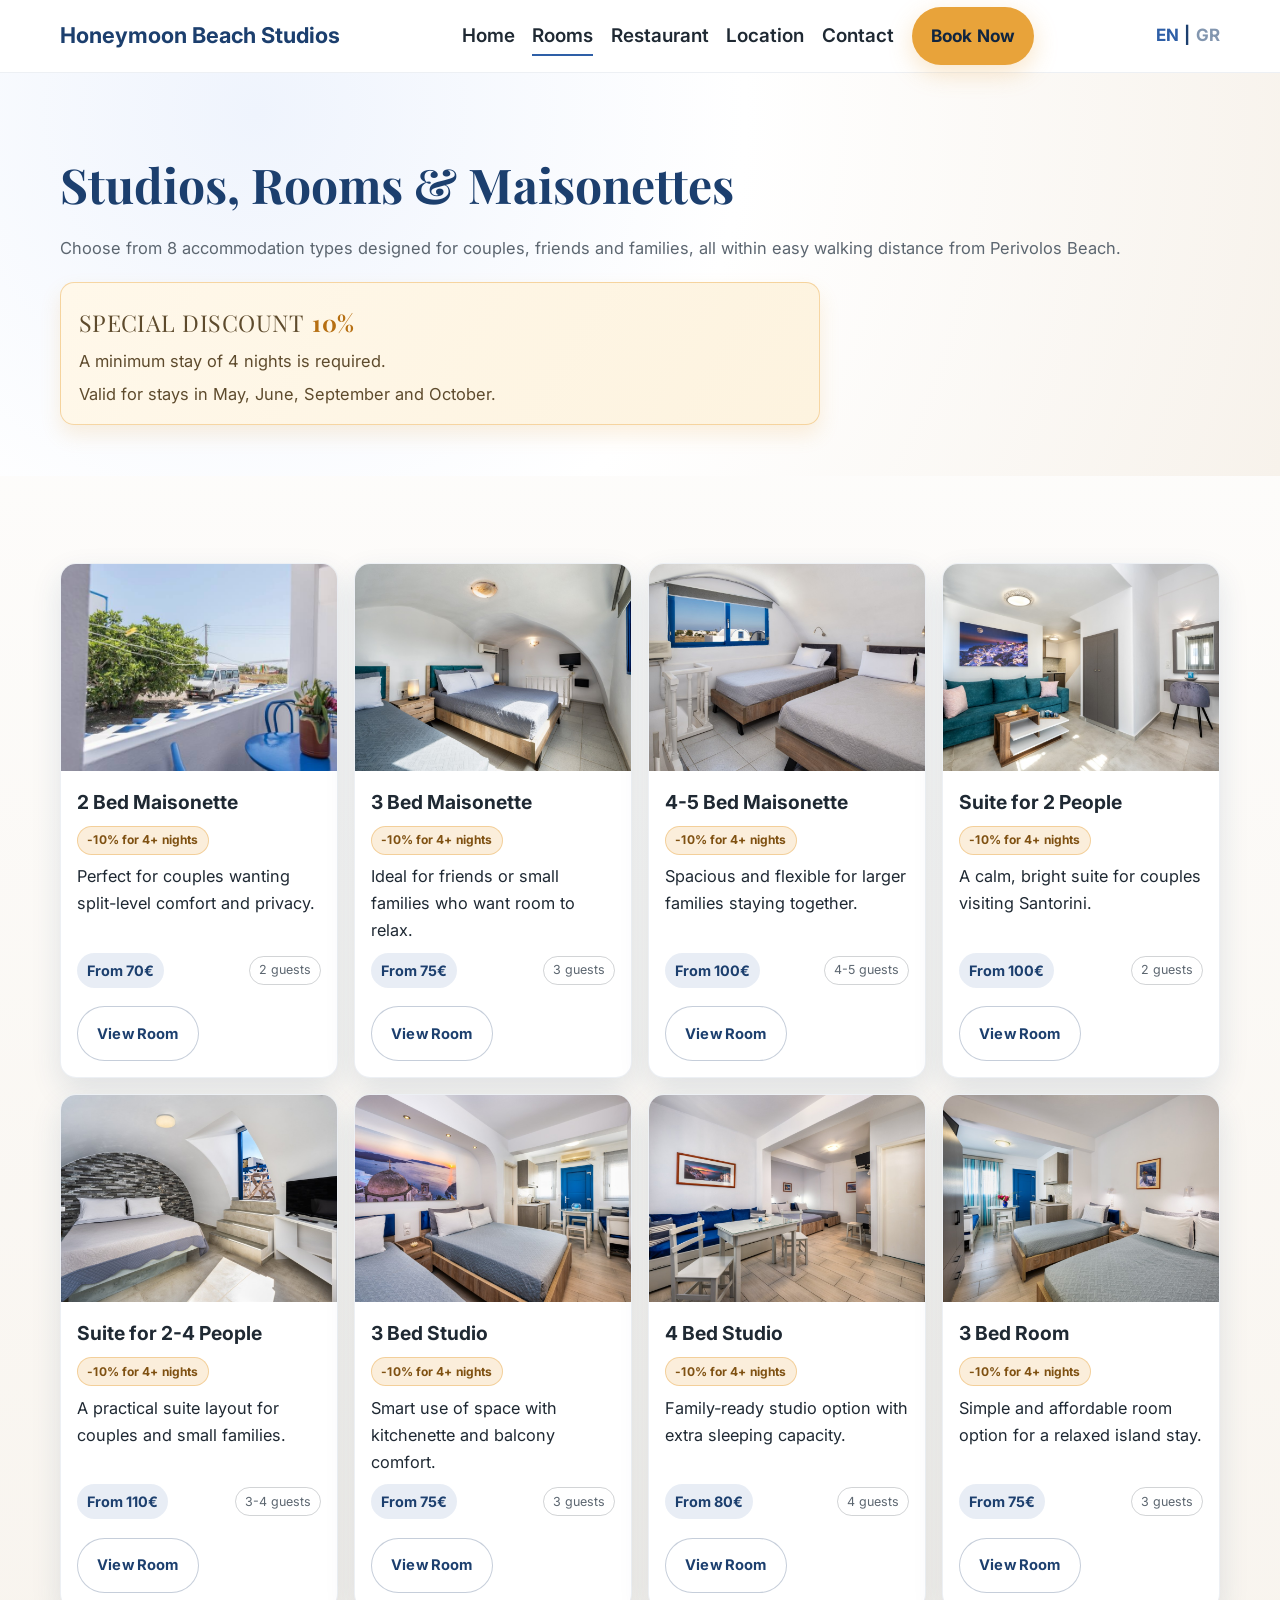
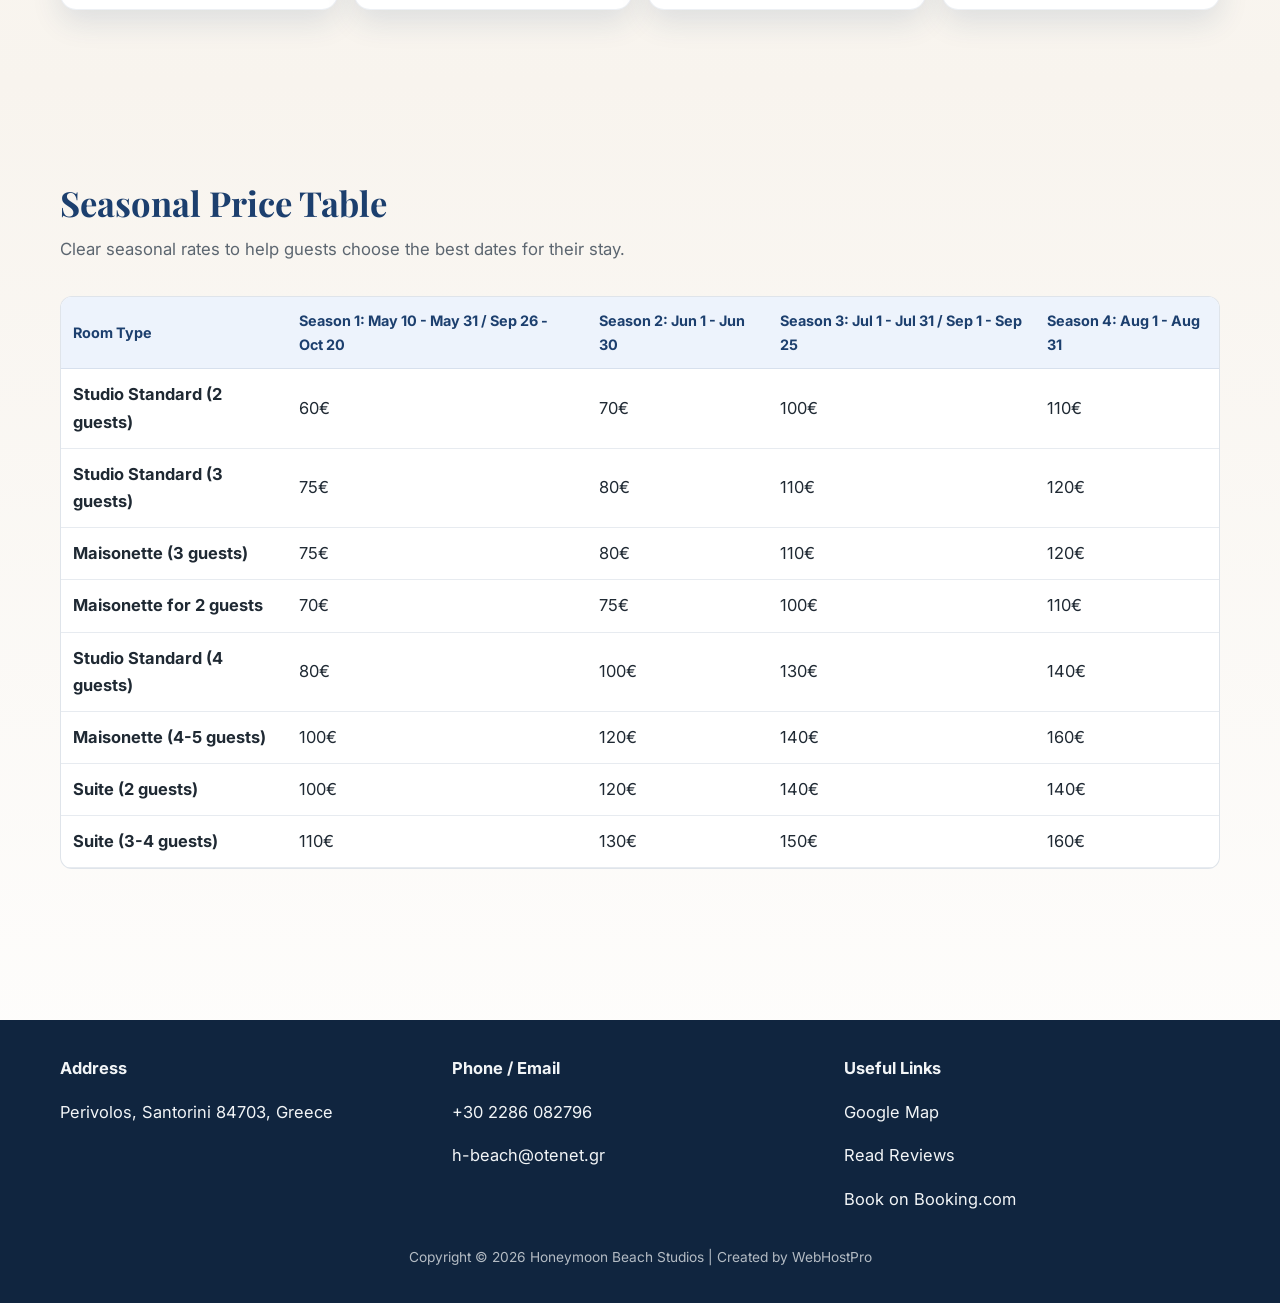
<file: rooms.html>
<!doctype html>
<html lang="en">
  <head>
    <meta charset="UTF-8" />
    <meta name="viewport" content="width=device-width, initial-scale=1.0" />
    <meta name="author" content="WebHostPro" />
    <meta name="publisher" content="WebHostPro" />
    <meta name="creator" content="WebHostPro" />
    <meta name="copyright" content="WebHostPro" />
    <title>Rooms & Maisonettes | Honeymoon Beach Studios Santorini</title>
    <meta
      name="description"
      content="Explore studios, maisonettes and suites at Honeymoon Beach Studios near Perivolos Beach, Santorini."
    />
    <link rel="preconnect" href="https://fonts.googleapis.com" />
    <link rel="preconnect" href="https://fonts.gstatic.com" crossorigin />
    <link
      href="https://fonts.googleapis.com/css2?family=Inter:wght@400;500;600;700&family=Playfair+Display:wght@500;600;700&display=swap"
      rel="stylesheet"
    />
    <link rel="stylesheet" href="css/styles.css" />
  </head>
  <body>
    <header class="site-header">
      <div class="container nav-shell">
        <a class="brand" href="index.html">
          <span>Honeymoon Beach Studios</span>
        </a>
        <nav class="nav-links" aria-label="Main navigation">
          <a href="index.html">Home</a>
          <a data-i18n="navRooms" href="rooms.html">Rooms</a>
          <a data-i18n="navRestaurant" href="restaurant.html">Restaurant</a>
          <a data-i18n="navLocation" href="location.html">Location</a>
          <a data-i18n="navContact" href="contact.html">Contact</a>
          <a data-i18n="navBook" class="btn btn-primary" data-booking-link href="https://www.booking.com/hotel/gr/honeymoon-beach.en-gb.html?aid=356980&label=gog235jc-10CAsoXEIPaG9uZXltb29uLWJlYWNoSDNYA2hciAEBmAEzuAEHyAEM2AED6AEB-AEBiAIBqAIBuAK6ytTNBsACAdICJDUzN2M0ZDkwLTM4NGQtNDdkZC05OGNmLTMwOTk1ZjVkOWFjMtgCAeACAQ&sid=f09769e3d402ce6d385bb8b7cfa0ab9f&dest_id=900039567&dest_type=city&dist=0&group_adults=2&group_children=0&hapos=1&hpos=1&no_rooms=1&req_adults=2&req_children=0&room1=A%2CA&sb_price_type=total&sr_order=popularity&srepoch=1773479237&srpvid=947b401e7e4b0106&type=total&ucfs=1&">Book Now</a>
        </nav>

        <div class="lang-switch" aria-label="Language switcher">
          <a data-lang-en href="#">EN</a>
          <span>|</span>
          <a data-lang-gr href="#">GR</a>
        </div>

        <button class="mobile-nav-toggle" data-mobile-nav-toggle aria-expanded="false" aria-label="Open menu">☰</button>
      </div>
      <div class="container mobile-menu" data-mobile-menu>
        <a href="index.html">Home</a>
        <a href="rooms.html">Rooms</a>
        <a href="restaurant.html">Restaurant</a>
        <a href="location.html">Location</a>
        <a href="contact.html">Contact</a>
        <a class="btn btn-primary" data-booking-link href="https://www.booking.com/hotel/gr/honeymoon-beach.en-gb.html?aid=356980&label=gog235jc-10CAsoXEIPaG9uZXltb29uLWJlYWNoSDNYA2hciAEBmAEzuAEHyAEM2AED6AEB-AEBiAIBqAIBuAK6ytTNBsACAdICJDUzN2M0ZDkwLTM4NGQtNDdkZC05OGNmLTMwOTk1ZjVkOWFjMtgCAeACAQ&sid=f09769e3d402ce6d385bb8b7cfa0ab9f&dest_id=900039567&dest_type=city&dist=0&group_adults=2&group_children=0&hapos=1&hpos=1&no_rooms=1&req_adults=2&req_children=0&room1=A%2CA&sb_price_type=total&sr_order=popularity&srepoch=1773479237&srpvid=947b401e7e4b0106&type=total&ucfs=1&">Book on Booking.com</a>
      </div>
    </header>

    <main>
      <section class="page-hero">
        <div class="container reveal">
          <h1>Studios, Rooms &amp; Maisonettes</h1>
          <p>
            Choose from 8 accommodation types designed for couples, friends and families, all within easy walking
            distance from Perivolos Beach.
          </p>
          <div class="seasonal-offer" role="note" aria-label="Special seasonal discount">
            <p class="seasonal-offer-title">Special Discount <span>10%</span></p>
            <p>A minimum stay of 4 nights is required.</p>
            <p>Valid for stays in May, June, September and October.</p>
          </div>
        </div>
      </section>

      <section class="section">
        <div class="container reveal">
          <div class="card-grid">
            <article class="card">
              <img src="assets/room_photos/2_bed_maisonette/5aee881f_original.jpg" alt="2 Bed Maisonette" />
              <div class="card-body">
                <h3>2 Bed Maisonette</h3>
                <span class="room-offer">-10% for 4+ nights</span>
                <p>Perfect for couples wanting split-level comfort and privacy.</p>
                <div class="room-meta"><span class="price-badge">From 70€</span><span class="tag">2 guests</span></div>
                <a class="btn btn-outline" href="room-template.html?room=2-bed-maisonette">View Room</a>
              </div>
            </article>
            <article class="card">
              <img src="assets/room_photos/3_bed_maisonette/DSC_5957-11121s.jpg" alt="3 Bed Maisonette" />
              <div class="card-body">
                <h3>3 Bed Maisonette</h3>
                <span class="room-offer">-10% for 4+ nights</span>
                <p>Ideal for friends or small families who want room to relax.</p>
                <div class="room-meta"><span class="price-badge">From 75€</span><span class="tag">3 guests</span></div>
                <a class="btn btn-outline" href="room-template.html?room=3-bed-maisonette">View Room</a>
              </div>
            </article>
            <article class="card">
              <img src="assets/room_photos/4-5_bed_maisonette/DSC_5533-11121s.jpg" alt="4-5 Bed Maisonette" />
              <div class="card-body">
                <h3>4-5 Bed Maisonette</h3>
                <span class="room-offer">-10% for 4+ nights</span>
                <p>Spacious and flexible for larger families staying together.</p>
                <div class="room-meta"><span class="price-badge">From 100€</span><span class="tag">4-5 guests</span></div>
                <a class="btn btn-outline" href="room-template.html?room=4-5-bed-maisonette">View Room</a>
              </div>
            </article>
            <article class="card">
              <img src="assets/room_photos/suite_for_2_people/DSC_8287-1111111s.jpg" alt="Suite for 2 People" />
              <div class="card-body">
                <h3>Suite for 2 People</h3>
                <span class="room-offer">-10% for 4+ nights</span>
                <p>A calm, bright suite for couples visiting Santorini.</p>
                <div class="room-meta"><span class="price-badge">From 100€</span><span class="tag">2 guests</span></div>
                <a class="btn btn-outline" href="room-template.html?room=suite-2">View Room</a>
              </div>
            </article>
            <article class="card">
              <img src="assets/room_photos/suite_for_2-4_people/DSC_8176-11111112111s.jpg" alt="Suite for 2-4 People" />
              <div class="card-body">
                <h3>Suite for 2-4 People</h3>
                <span class="room-offer">-10% for 4+ nights</span>
                <p>A practical suite layout for couples and small families.</p>
                <div class="room-meta"><span class="price-badge">From 110€</span><span class="tag">3-4 guests</span></div>
                <a class="btn btn-outline" href="room-template.html?room=suite-2-4">View Room</a>
              </div>
            </article>
            <article class="card">
              <img src="assets/room_photos/studio_3_bed/DSC_3789-1121s.jpg" alt="3 Bed Studio" />
              <div class="card-body">
                <h3>3 Bed Studio</h3>
                <span class="room-offer">-10% for 4+ nights</span>
                <p>Smart use of space with kitchenette and balcony comfort.</p>
                <div class="room-meta"><span class="price-badge">From 75€</span><span class="tag">3 guests</span></div>
                <a class="btn btn-outline" href="room-template.html?room=3-bed-studio">View Room</a>
              </div>
            </article>
            <article class="card">
              <img src="assets/room_photos/4_bed_studio/DSC_3831-1121s.jpg" alt="4 Bed Studio" />
              <div class="card-body">
                <h3>4 Bed Studio</h3>
                <span class="room-offer">-10% for 4+ nights</span>
                <p>Family-ready studio option with extra sleeping capacity.</p>
                <div class="room-meta"><span class="price-badge">From 80€</span><span class="tag">4 guests</span></div>
                <a class="btn btn-outline" href="room-template.html?room=4-bed-studio">View Room</a>
              </div>
            </article>
            <article class="card">
              <img src="assets/room_photos/3_bed_room/DSC_3700-11121s.jpg" alt="3 Bed Room" />
              <div class="card-body">
                <h3>3 Bed Room</h3>
                <span class="room-offer">-10% for 4+ nights</span>
                <p>Simple and affordable room option for a relaxed island stay.</p>
                <div class="room-meta"><span class="price-badge">From 75€</span><span class="tag">3 guests</span></div>
                <a class="btn btn-outline" href="room-template.html?room=3-bed-room">View Room</a>
              </div>
            </article>
          </div>
        </div>
      </section>

      <section class="section">
        <div class="container reveal">
          <h2 class="section-title">Seasonal Price Table</h2>
          <p class="section-lead">Clear seasonal rates to help guests choose the best dates for their stay.</p>
          <div data-price-table></div>
        </div>
      </section>
    </main>

    <footer class="footer">
      <div class="container footer-grid">
        <div>
          <strong>Address</strong>
          <p>Perivolos, Santorini 84703, Greece</p>
        </div>
        <div>
          <strong>Phone / Email</strong>
          <p><a data-phone-link href="tel:+302286082796">+30 2286 082796</a></p>
          <p><a href="mailto:h-beach@otenet.gr">h-beach@otenet.gr</a></p>
        </div>
        <div>
          <strong>Useful Links</strong>
          <p><a target="_blank" rel="noopener noreferrer" href="https://www.google.com/maps/place/Honeymoon+Beach+Studios/@36.3438934,25.454646,748m/data=!3m2!1e3!4b1!4m9!3m8!1s0x1499cfc3403ddc0d:0xb6647f6aa49e0048!5m2!4m1!1i2!8m2!3d36.3438934!4d25.4572209!16s%2Fg%2F11b7w6y5vz?entry=ttu&g_ep=EgoyMDI2MDMxMS4wIKXMDSoASAFQAw%3D%3D">Google Map</a></p>
          <p><a target="_blank" rel="noopener noreferrer" href="https://www.google.com/travel/search?gsas=1&ts=EggKAggDCgIIAxocEhoSFAoHCOoPEAUYChIHCOoPEAUYCxgBMgIQAA&qs=MhRDZ3NJeUlENHBLcnRuN0syQVJBQjgC&ap=ugEHcmV2aWV3cw&ictx=111&biw=1440&bih=778&ved=0CAAQ5JsGahcKEwiIrMTMx5-TAxUAAAAAHQAAAAAQBA">Read Reviews</a></p>
          <p><a data-booking-link href="https://www.booking.com/hotel/gr/honeymoon-beach.en-gb.html?aid=356980&label=gog235jc-10CAsoXEIPaG9uZXltb29uLWJlYWNoSDNYA2hciAEBmAEzuAEHyAEM2AED6AEB-AEBiAIBqAIBuAK6ytTNBsACAdICJDUzN2M0ZDkwLTM4NGQtNDdkZC05OGNmLTMwOTk1ZjVkOWFjMtgCAeACAQ&sid=f09769e3d402ce6d385bb8b7cfa0ab9f&dest_id=900039567&dest_type=city&dist=0&group_adults=2&group_children=0&hapos=1&hpos=1&no_rooms=1&req_adults=2&req_children=0&room1=A%2CA&sb_price_type=total&sr_order=popularity&srepoch=1773479237&srpvid=947b401e7e4b0106&type=total&ucfs=1&">Book on Booking.com</a></p>
        </div>
      </div>
      <div class="container"><small>Copyright © 2026 Honeymoon Beach Studios | Created by <a href="https://webhostpro.gr" target="_blank" rel="noopener noreferrer">WebHostPro</a></small></div>
    </footer>

    <div class="mobile-sticky-cta">
      <a class="btn btn-primary" data-booking-link href="https://www.booking.com/hotel/gr/honeymoon-beach.en-gb.html?aid=356980&label=gog235jc-10CAsoXEIPaG9uZXltb29uLWJlYWNoSDNYA2hciAEBmAEzuAEHyAEM2AED6AEB-AEBiAIBqAIBuAK6ytTNBsACAdICJDUzN2M0ZDkwLTM4NGQtNDdkZC05OGNmLTMwOTk1ZjVkOWFjMtgCAeACAQ&sid=f09769e3d402ce6d385bb8b7cfa0ab9f&dest_id=900039567&dest_type=city&dist=0&group_adults=2&group_children=0&hapos=1&hpos=1&no_rooms=1&req_adults=2&req_children=0&room1=A%2CA&sb_price_type=total&sr_order=popularity&srepoch=1773479237&srpvid=947b401e7e4b0106&type=total&ucfs=1&">Book Now</a>
    </div>

    <script src="js/main.js"></script>
  </body>
</html>
</file>
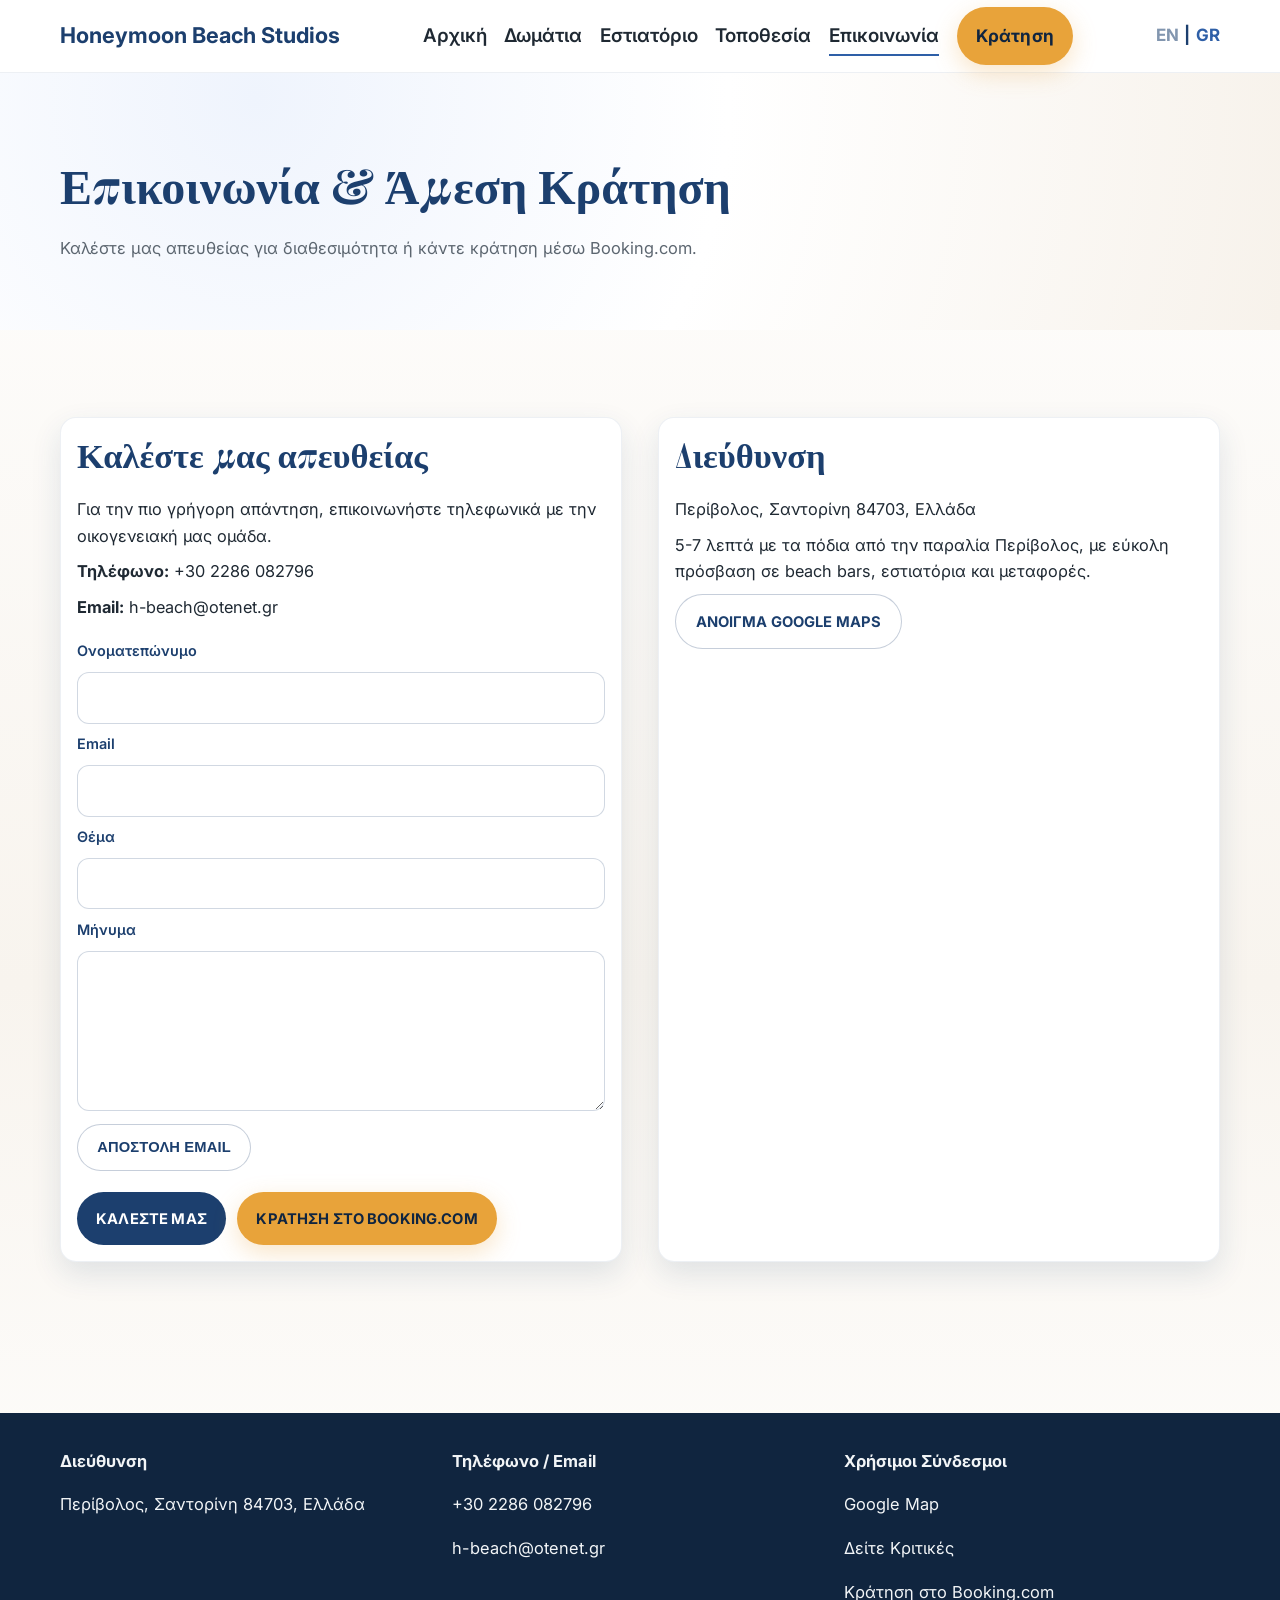
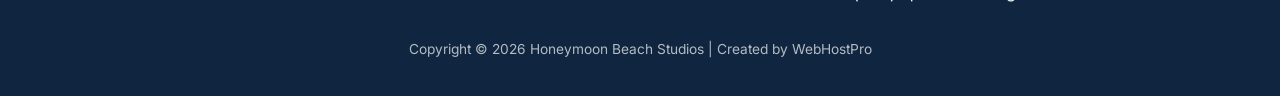
<file: gr/contact.html>
<!doctype html>
<html lang="el">
  <head>
    <meta charset="UTF-8" />
    <meta name="viewport" content="width=device-width, initial-scale=1.0" />
    <meta name="author" content="WebHostPro" />
    <meta name="publisher" content="WebHostPro" />
    <meta name="creator" content="WebHostPro" />
    <meta name="copyright" content="WebHostPro" />
    <title>Επικοινωνία | Honeymoon Beach Studios</title>
    <meta
      name="description"
      content="Επικοινωνήστε με το Honeymoon Beach Studios στον Περίβολο Σαντορίνης για άμεση διαθεσιμότητα και κράτηση."
    />
    <link rel="preconnect" href="https://fonts.googleapis.com" />
    <link rel="preconnect" href="https://fonts.gstatic.com" crossorigin />
    <link
      href="https://fonts.googleapis.com/css2?family=Inter:wght@400;500;600;700&family=Playfair+Display:wght@500;600;700&display=swap"
      rel="stylesheet"
    />
    <link rel="stylesheet" href="../css/styles.css" />
  </head>
  <body>
    <header class="site-header">
      <div class="container nav-shell">
        <a class="brand" href="index.html"><span>Honeymoon Beach Studios</span></a>
        <nav class="nav-links">
          <a href="index.html">Αρχική</a>
          <a href="rooms.html">Δωμάτια</a>
          <a href="restaurant.html">Εστιατόριο</a>
          <a href="location.html">Τοποθεσία</a>
          <a href="contact.html">Επικοινωνία</a>
          <a class="btn btn-primary" data-booking-link href="#">Κράτηση</a>
        </nav>

        <div class="lang-switch" aria-label="Language switcher">
          <a data-lang-en href="#">EN</a>
          <span>|</span>
          <a data-lang-gr href="#">GR</a>
        </div>

        <button class="mobile-nav-toggle" data-mobile-nav-toggle aria-expanded="false" aria-label="Άνοιγμα μενού">☰</button>
      </div>
      <div class="container mobile-menu" data-mobile-menu>
        <a href="index.html">Αρχική</a>
        <a href="rooms.html">Δωμάτια</a>
        <a href="restaurant.html">Εστιατόριο</a>
        <a href="location.html">Τοποθεσία</a>
        <a href="contact.html">Επικοινωνία</a>
        <a class="btn btn-primary" data-booking-link href="#">Κράτηση στο Booking.com</a>
      </div>
    </header>

    <main>
      <section class="page-hero">
        <div class="container reveal">
          <h1>Επικοινωνία & Άμεση Κράτηση</h1>
          <p>Καλέστε μας απευθείας για διαθεσιμότητα ή κάντε κράτηση μέσω Booking.com.</p>
        </div>
      </section>

      <section class="section">
        <div class="container split reveal">
          <article class="card">
            <div class="card-body">
              <h2 class="section-title">Καλέστε μας απευθείας</h2>
              <p>Για την πιο γρήγορη απάντηση, επικοινωνήστε τηλεφωνικά με την οικογενειακή μας ομάδα.</p>
              <p><strong>Τηλέφωνο:</strong> <a data-phone-link href="tel:+302286082796">+30 2286 082796</a></p>
              <p><strong>Email:</strong> <a href="mailto:h-beach@otenet.gr">h-beach@otenet.gr</a></p>
              <form class="contact-form" data-contact-email-form>
                <label for="contact-name">Ονοματεπώνυμο</label>
                <input id="contact-name" name="name" type="text" autocomplete="name" required />

                <label for="contact-email">Email</label>
                <input id="contact-email" name="email" type="email" autocomplete="email" required />

                <label for="contact-subject">Θέμα</label>
                <input id="contact-subject" name="subject" type="text" />

                <label for="contact-message">Μήνυμα</label>
                <textarea id="contact-message" name="message" rows="5" required></textarea>

                <button class="btn btn-outline" type="submit">ΑΠΟΣΤΟΛΗ EMAIL</button>
              </form>
              <div class="cta-row">
                <a class="btn btn-secondary" data-phone-link href="tel:+302286082796">ΚΑΛΕΣΤΕ ΜΑΣ</a>
                <a class="btn btn-primary" data-booking-link href="#">ΚΡΑΤΗΣΗ ΣΤΟ BOOKING.COM</a>
              </div>
            </div>
          </article>

          <article class="card">
            <div class="card-body">
              <h2 class="section-title">Διεύθυνση</h2>
              <p>Περίβολος, Σαντορίνη 84703, Ελλάδα</p>
              <p>
                5-7 λεπτά με τα πόδια από την παραλία Περίβολος, με εύκολη πρόσβαση σε beach bars, εστιατόρια και μεταφορές.
              </p>
              <p>
                <a class="btn btn-outline" target="_blank" rel="noopener noreferrer" href="https://www.google.com/maps/place/Honeymoon+Beach+Studios/@36.3438934,25.454646,748m/data=!3m2!1e3!4b1!4m9!3m8!1s0x1499cfc3403ddc0d:0xb6647f6aa49e0048!5m2!4m1!1i2!8m2!3d36.3438934!4d25.4572209!16s%2Fg%2F11b7w6y5vz?entry=ttu&g_ep=EgoyMDI2MDMxMS4wIKXMDSoASAFQAw%3D%3D">
                  ΑΝΟΙΓΜΑ GOOGLE MAPS
                </a>
              </p>
            </div>
          </article>
        </div>
      </section>
    </main>

    <footer class="footer">
      <div class="container footer-grid">
        <div>
          <strong>Διεύθυνση</strong>
          <p>Περίβολος, Σαντορίνη 84703, Ελλάδα</p>
        </div>
        <div>
          <strong>Τηλέφωνο / Email</strong>
          <p><a data-phone-link href="tel:+302286082796">+30 2286 082796</a></p>
          <p><a href="mailto:h-beach@otenet.gr">h-beach@otenet.gr</a></p>
        </div>
        <div>
          <strong>Χρήσιμοι Σύνδεσμοι</strong>
          <p><a target="_blank" rel="noopener noreferrer" href="https://www.google.com/maps/place/Honeymoon+Beach+Studios/@36.3438934,25.454646,748m/data=!3m2!1e3!4b1!4m9!3m8!1s0x1499cfc3403ddc0d:0xb6647f6aa49e0048!5m2!4m1!1i2!8m2!3d36.3438934!4d25.4572209!16s%2Fg%2F11b7w6y5vz?entry=ttu&g_ep=EgoyMDI2MDMxMS4wIKXMDSoASAFQAw%3D%3D">Google Map</a></p>
          <p><a target="_blank" rel="noopener noreferrer" href="https://www.google.com/travel/search?gsas=1&ts=EggKAggDCgIIAxocEhoSFAoHCOoPEAUYChIHCOoPEAUYCxgBMgIQAA&qs=MhRDZ3NJeUlENHBLcnRuN0syQVJBQjgC&ap=ugEHcmV2aWV3cw&ictx=111&biw=1440&bih=778&ved=0CAAQ5JsGahcKEwiIrMTMx5-TAxUAAAAAHQAAAAAQBA">Δείτε Κριτικές</a></p>
          <p><a data-booking-link href="#">Κράτηση στο Booking.com</a></p>
        </div>
      </div>
      <div class="container"><small>Copyright © 2026 Honeymoon Beach Studios | Created by <a href="https://webhostpro.gr" target="_blank" rel="noopener noreferrer">WebHostPro</a></small></div>
    </footer>

    <div class="mobile-sticky-cta">
      <a class="btn btn-primary" data-booking-link href="#">Κράτηση</a>
    </div>

    <script src="../js/main.js"></script>
  </body>
</html>
</file>
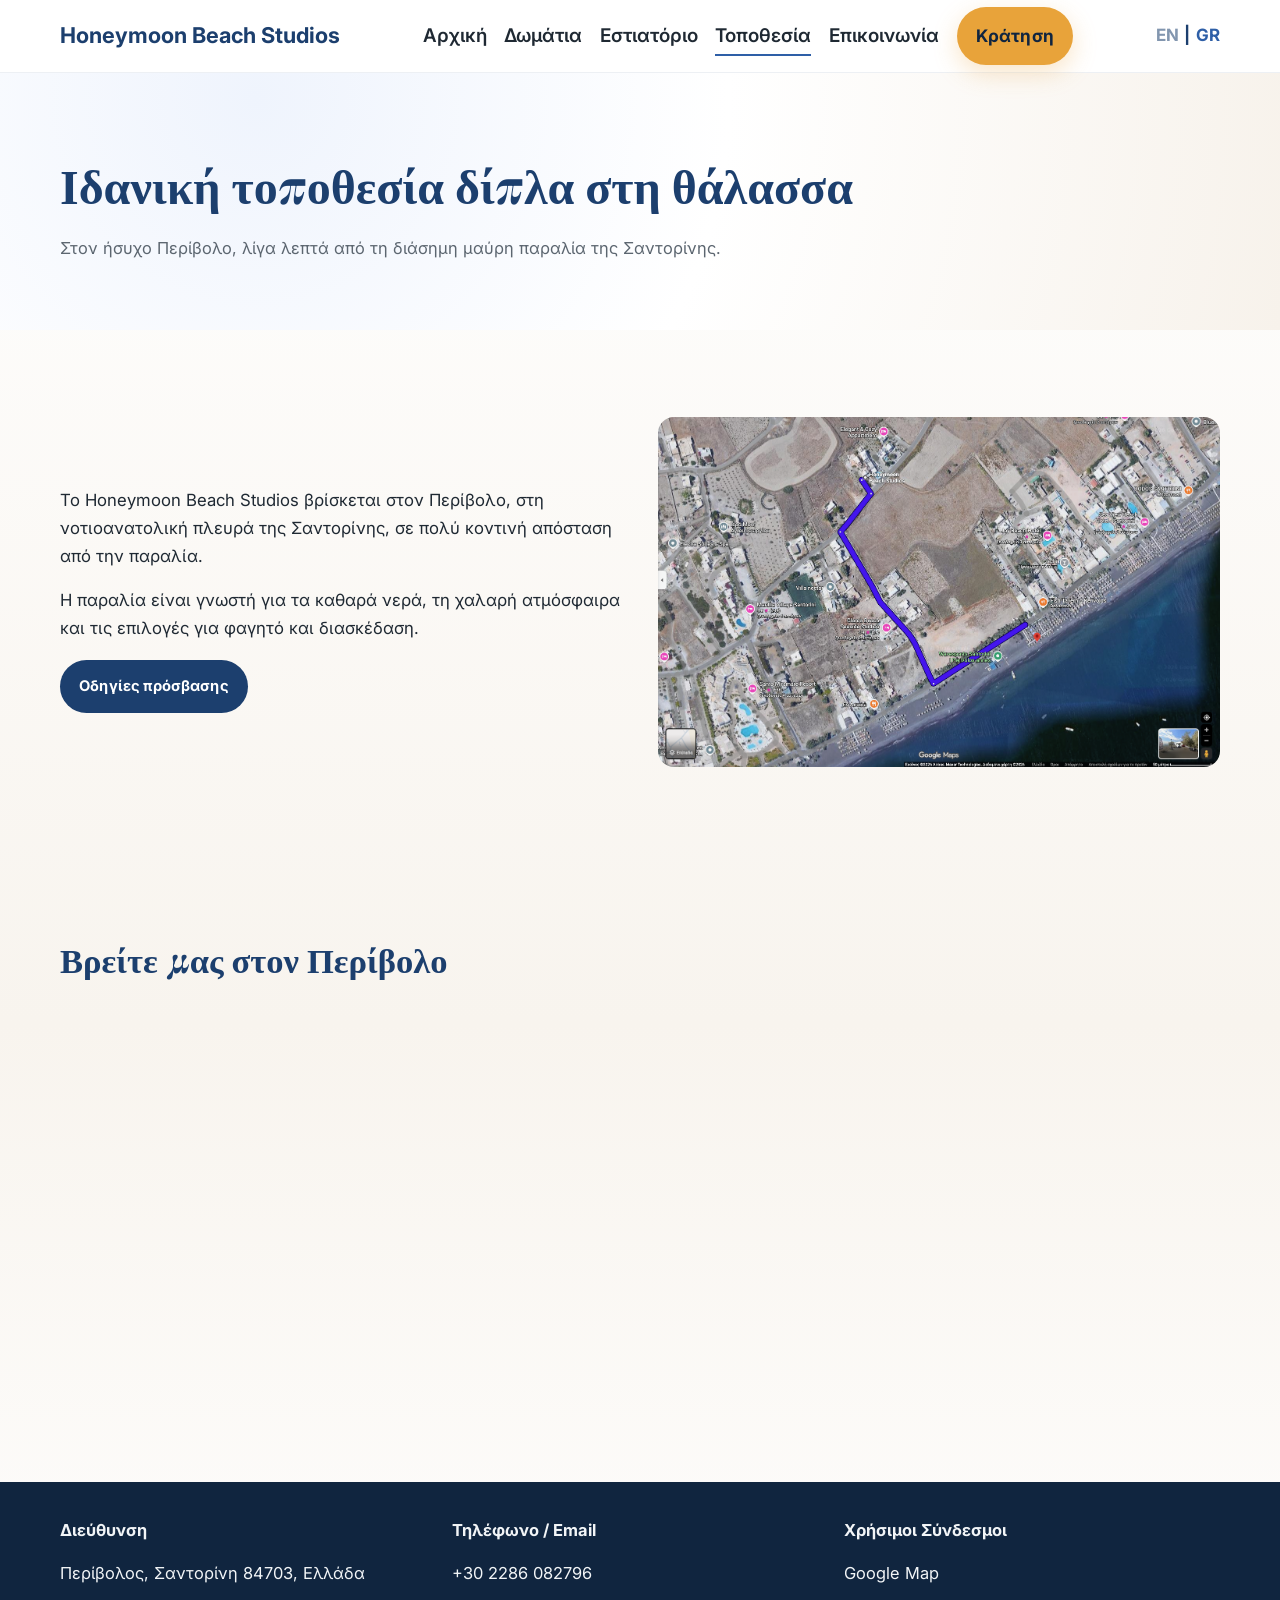
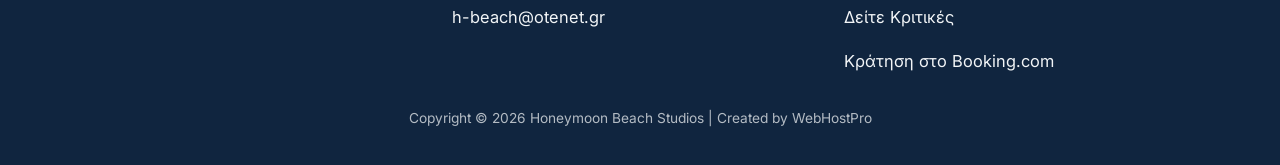
<file: gr/location.html>
<!doctype html>
<html lang="el">
  <head>
    <meta charset="UTF-8" />
    <meta name="viewport" content="width=device-width, initial-scale=1.0" />
    <meta name="author" content="WebHostPro" />
    <meta name="publisher" content="WebHostPro" />
    <meta name="creator" content="WebHostPro" />
    <meta name="copyright" content="WebHostPro" />
    <title>Τοποθεσία | Honeymoon Beach Studios</title>
    <meta
      name="description"
      content="Το Honeymoon Beach Studios βρίσκεται στον Περίβολο Σαντορίνης, λίγα λεπτά από την παραλία."
    />
    <link rel="preconnect" href="https://fonts.googleapis.com" />
    <link rel="preconnect" href="https://fonts.gstatic.com" crossorigin />
    <link
      href="https://fonts.googleapis.com/css2?family=Inter:wght@400;500;600;700&family=Playfair+Display:wght@500;600;700&display=swap"
      rel="stylesheet"
    />
    <link rel="stylesheet" href="../css/styles.css" />
  </head>
  <body>
    <header class="site-header">
      <div class="container nav-shell">
        <a class="brand" href="index.html"><span>Honeymoon Beach Studios</span></a>
        <nav class="nav-links">
          <a href="index.html">Αρχική</a>
          <a href="rooms.html">Δωμάτια</a>
          <a href="restaurant.html">Εστιατόριο</a>
          <a href="location.html">Τοποθεσία</a>
          <a href="contact.html">Επικοινωνία</a>
          <a class="btn btn-primary" data-booking-link href="#">Κράτηση</a>
        </nav>

        <div class="lang-switch" aria-label="Language switcher">
          <a data-lang-en href="#">EN</a>
          <span>|</span>
          <a data-lang-gr href="#">GR</a>
        </div>

        <button class="mobile-nav-toggle" data-mobile-nav-toggle aria-expanded="false" aria-label="Άνοιγμα μενού">☰</button>
      </div>
      <div class="container mobile-menu" data-mobile-menu>
        <a href="index.html">Αρχική</a>
        <a href="rooms.html">Δωμάτια</a>
        <a href="restaurant.html">Εστιατόριο</a>
        <a href="location.html">Τοποθεσία</a>
        <a href="contact.html">Επικοινωνία</a>
        <a class="btn btn-primary" data-booking-link href="#">Κράτηση στο Booking.com</a>
      </div>
    </header>

    <main>
      <section class="page-hero">
        <div class="container reveal">
          <h1>Ιδανική τοποθεσία δίπλα στη θάλασσα</h1>
          <p>Στον ήσυχο Περίβολο, λίγα λεπτά από τη διάσημη μαύρη παραλία της Σαντορίνης.</p>
        </div>
      </section>

      <section class="section">
        <div class="container split reveal">
          <div>
            <p>
              Το Honeymoon Beach Studios βρίσκεται στον Περίβολο, στη νοτιοανατολική πλευρά της Σαντορίνης,
              σε πολύ κοντινή απόσταση από την παραλία.
            </p>
            <p>
              Η παραλία είναι γνωστή για τα καθαρά νερά, τη χαλαρή ατμόσφαιρα και τις επιλογές για φαγητό και διασκέδαση.
            </p>
            <a class="btn btn-secondary" href="contact.html">Οδηγίες πρόσβασης</a>
          </div>
          <img src="../assets/distance.png" alt="Τοποθεσία στον Περίβολο" />
        </div>
      </section>

      <section class="section">
        <div class="container reveal">
          <h2 class="section-title">Βρείτε μας στον Περίβολο</h2>
          <div class="map-wrap">
            <iframe
              title="Χάρτης για την παραλία Περίβολος"
              loading="lazy"
              src="https://www.google.com/maps?q=Perivolos%20Beach%20Santorini&output=embed"
            ></iframe>
          </div>
        </div>
      </section>
    </main>

    <footer class="footer">
      <div class="container footer-grid">
        <div>
          <strong>Διεύθυνση</strong>
          <p>Περίβολος, Σαντορίνη 84703, Ελλάδα</p>
        </div>
        <div>
          <strong>Τηλέφωνο / Email</strong>
          <p><a data-phone-link href="tel:+302286082796">+30 2286 082796</a></p>
          <p><a href="mailto:h-beach@otenet.gr">h-beach@otenet.gr</a></p>
        </div>
        <div>
          <strong>Χρήσιμοι Σύνδεσμοι</strong>
          <p><a target="_blank" rel="noopener noreferrer" href="https://www.google.com/maps/place/Honeymoon+Beach+Studios/@36.3438934,25.454646,748m/data=!3m2!1e3!4b1!4m9!3m8!1s0x1499cfc3403ddc0d:0xb6647f6aa49e0048!5m2!4m1!1i2!8m2!3d36.3438934!4d25.4572209!16s%2Fg%2F11b7w6y5vz?entry=ttu&g_ep=EgoyMDI2MDMxMS4wIKXMDSoASAFQAw%3D%3D">Google Map</a></p>
          <p><a target="_blank" rel="noopener noreferrer" href="https://www.google.com/travel/search?gsas=1&ts=EggKAggDCgIIAxocEhoSFAoHCOoPEAUYChIHCOoPEAUYCxgBMgIQAA&qs=MhRDZ3NJeUlENHBLcnRuN0syQVJBQjgC&ap=ugEHcmV2aWV3cw&ictx=111&biw=1440&bih=778&ved=0CAAQ5JsGahcKEwiIrMTMx5-TAxUAAAAAHQAAAAAQBA">Δείτε Κριτικές</a></p>
          <p><a data-booking-link href="#">Κράτηση στο Booking.com</a></p>
        </div>
      </div>
      <div class="container"><small>Copyright © 2026 Honeymoon Beach Studios | Created by <a href="https://webhostpro.gr" target="_blank" rel="noopener noreferrer">WebHostPro</a></small></div>
    </footer>

    <div class="mobile-sticky-cta">
      <a class="btn btn-primary" data-booking-link href="#">Κράτηση</a>
    </div>

    <script src="../js/main.js"></script>
  </body>
</html>
</file>
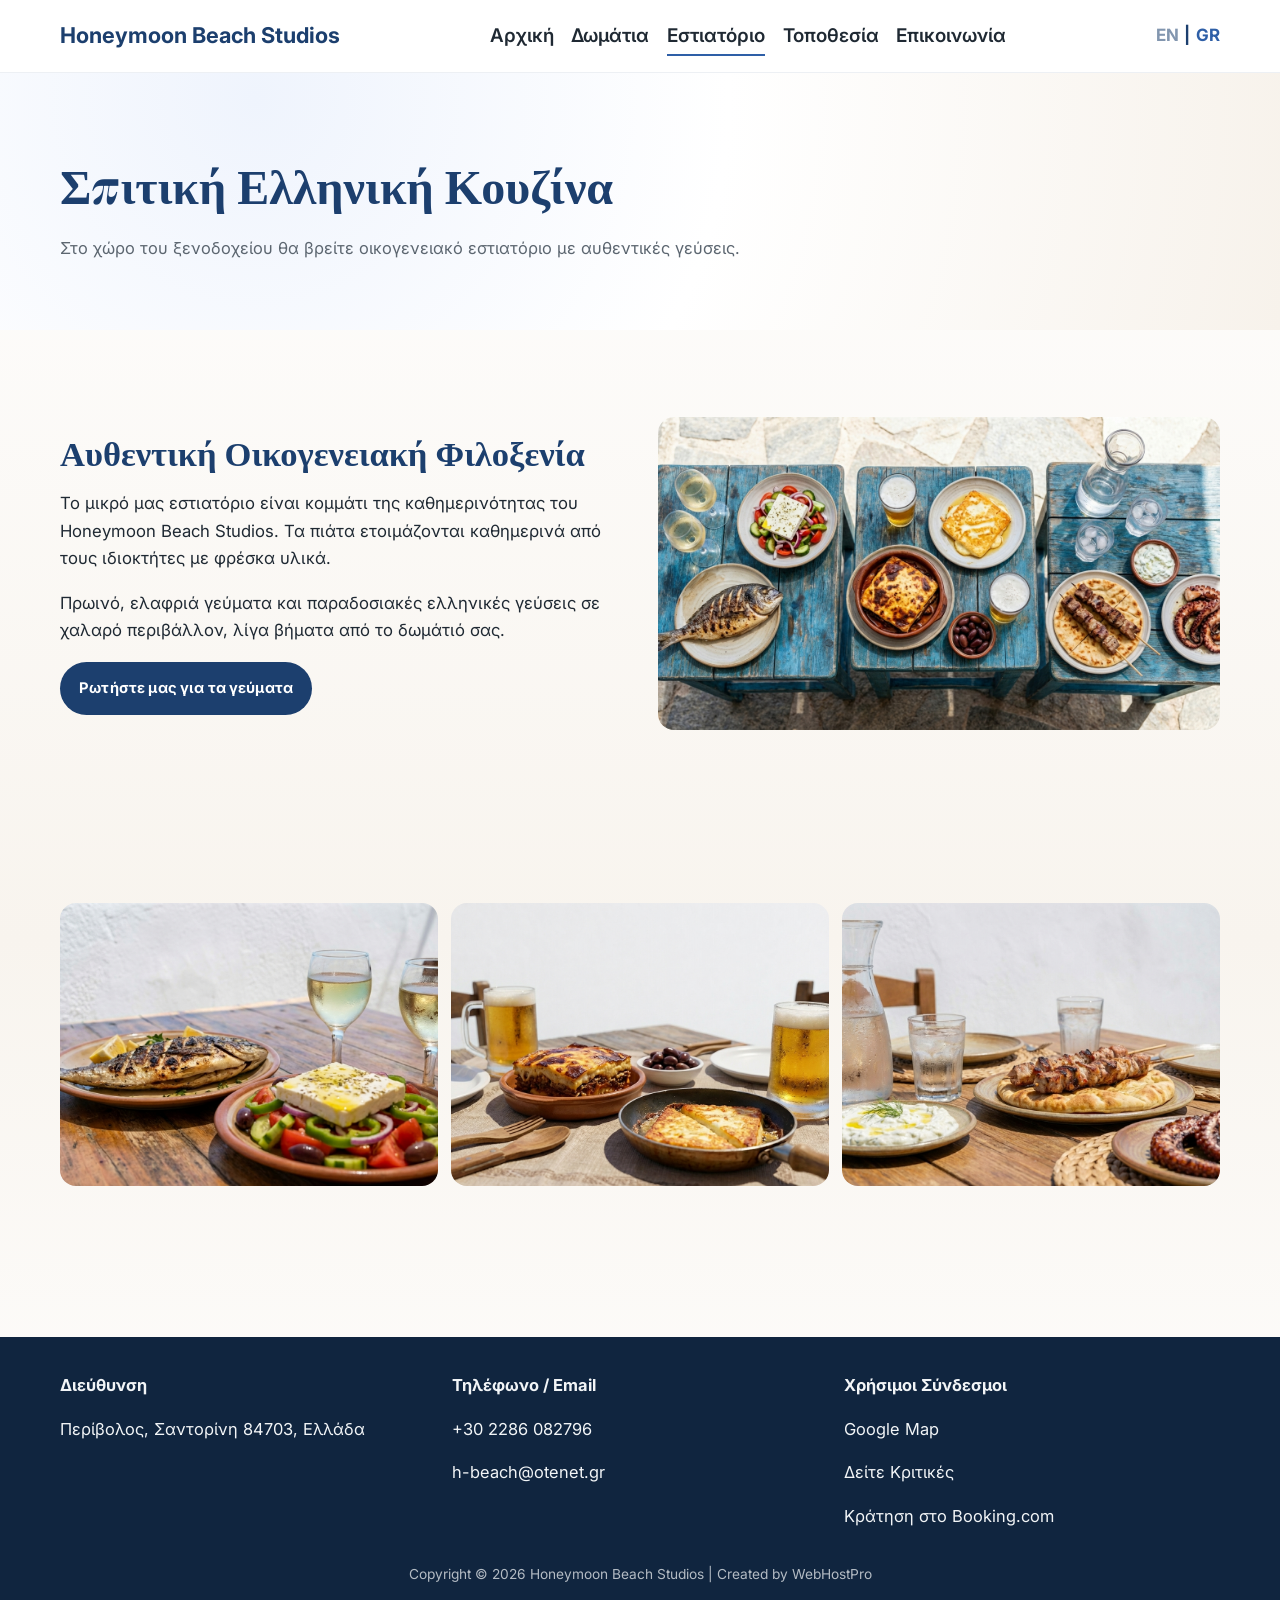
<file: gr/restaurant.html>
<!doctype html>
<html lang="el">
  <head>
    <meta charset="UTF-8" />
    <meta name="viewport" content="width=device-width, initial-scale=1.0" />
    <meta name="author" content="WebHostPro" />
    <meta name="publisher" content="WebHostPro" />
    <meta name="creator" content="WebHostPro" />
    <meta name="copyright" content="WebHostPro" />
    <title>Εστιατόριο | Honeymoon Beach Studios</title>
    <meta
      name="description"
      content="Ανακαλύψτε το οικογενειακό εστιατόριο του Honeymoon Beach Studios με σπιτική ελληνική κουζίνα."
    />
    <link rel="preconnect" href="https://fonts.googleapis.com" />
    <link rel="preconnect" href="https://fonts.gstatic.com" crossorigin />
    <link
      href="https://fonts.googleapis.com/css2?family=Inter:wght@400;500;600;700&family=Playfair+Display:wght@500;600;700&display=swap"
      rel="stylesheet"
    />
    <link rel="stylesheet" href="../css/styles.css" />
  </head>
  <body>
    <header class="site-header">
      <div class="container nav-shell">
        <a class="brand" href="index.html"><span>Honeymoon Beach Studios</span></a>
        <nav class="nav-links">
          <a href="index.html">Αρχική</a>
          <a href="rooms.html">Δωμάτια</a>
          <a href="restaurant.html">Εστιατόριο</a>
          <a href="location.html">Τοποθεσία</a>
          <a href="contact.html">Επικοινωνία</a>
        </nav>

        <div class="lang-switch" aria-label="Language switcher">
          <a data-lang-en href="#">EN</a>
          <span>|</span>
          <a data-lang-gr href="#">GR</a>
        </div>

        <button class="mobile-nav-toggle" data-mobile-nav-toggle aria-expanded="false" aria-label="Άνοιγμα μενού">☰</button>
      </div>
      <div class="container mobile-menu" data-mobile-menu>
        <a href="index.html">Αρχική</a>
        <a href="rooms.html">Δωμάτια</a>
        <a href="restaurant.html">Εστιατόριο</a>
        <a href="location.html">Τοποθεσία</a>
        <a href="contact.html">Επικοινωνία</a>
      </div>
    </header>

    <main>
      <section class="page-hero">
        <div class="container reveal">
          <h1>Σπιτική Ελληνική Κουζίνα</h1>
          <p>Στο χώρο του ξενοδοχείου θα βρείτε οικογενειακό εστιατόριο με αυθεντικές γεύσεις.</p>
        </div>
      </section>

      <section class="section">
        <div class="container split reveal">
          <div>
            <h2 class="section-title">Αυθεντική Οικογενειακή Φιλοξενία</h2>
            <p>
              Το μικρό μας εστιατόριο είναι κομμάτι της καθημερινότητας του Honeymoon Beach Studios. Τα πιάτα
              ετοιμάζονται καθημερινά από τους ιδιοκτήτες με φρέσκα υλικά.
            </p>
            <p>
              Πρωινό, ελαφριά γεύματα και παραδοσιακές ελληνικές γεύσεις σε χαλαρό περιβάλλον, λίγα βήματα από το δωμάτιό σας.
            </p>
            <a class="btn btn-secondary" href="contact.html">Ρωτήστε μας για τα γεύματα</a>
          </div>
          <img src="../assets/table1.jpeg" alt="Οικογενειακό εστιατόριο με ελληνικά πιάτα" />
        </div>
      </section>

      <section class="section">
        <div class="container reveal">
          <div class="gallery-row">
            <img src="../assets/table2.jpeg" alt="Ελληνικό τραπέζι με φρέσκα πιάτα" />
            <img src="../assets/table3.jpeg" alt="Σπιτικό φαγητό σε παραδοσιακό τραπέζι" />
            <img src="../assets/table4.jpeg" alt="Οικογενειακό δείπνο σε ελληνική ταβέρνα" />
          </div>
        </div>
      </section>
    </main>

    <footer class="footer">
      <div class="container footer-grid">
        <div>
          <strong>Διεύθυνση</strong>
          <p>Περίβολος, Σαντορίνη 84703, Ελλάδα</p>
        </div>
        <div>
          <strong>Τηλέφωνο / Email</strong>
          <p><a data-phone-link href="tel:+302286082796">+30 2286 082796</a></p>
          <p><a href="mailto:h-beach@otenet.gr">h-beach@otenet.gr</a></p>
        </div>
        <div>
          <strong>Χρήσιμοι Σύνδεσμοι</strong>
          <p><a target="_blank" rel="noopener noreferrer" href="https://www.google.com/maps/place/Honeymoon+Beach+Studios/@36.3438934,25.454646,748m/data=!3m2!1e3!4b1!4m9!3m8!1s0x1499cfc3403ddc0d:0xb6647f6aa49e0048!5m2!4m1!1i2!8m2!3d36.3438934!4d25.4572209!16s%2Fg%2F11b7w6y5vz?entry=ttu&g_ep=EgoyMDI2MDMxMS4wIKXMDSoASAFQAw%3D%3D">Google Map</a></p>
          <p><a target="_blank" rel="noopener noreferrer" href="https://www.google.com/travel/search?gsas=1&ts=EggKAggDCgIIAxocEhoSFAoHCOoPEAUYChIHCOoPEAUYCxgBMgIQAA&qs=MhRDZ3NJeUlENHBLcnRuN0syQVJBQjgC&ap=ugEHcmV2aWV3cw&ictx=111&biw=1440&bih=778&ved=0CAAQ5JsGahcKEwiIrMTMx5-TAxUAAAAAHQAAAAAQBA">Δείτε Κριτικές</a></p>
          <p><a data-booking-link href="#">Κράτηση στο Booking.com</a></p>
        </div>
      </div>
      <div class="container"><small>Copyright © 2026 Honeymoon Beach Studios | Created by <a href="https://webhostpro.gr" target="_blank" rel="noopener noreferrer">WebHostPro</a></small></div>
    </footer>

    <script src="../js/main.js"></script>
  </body>
</html>
</file>
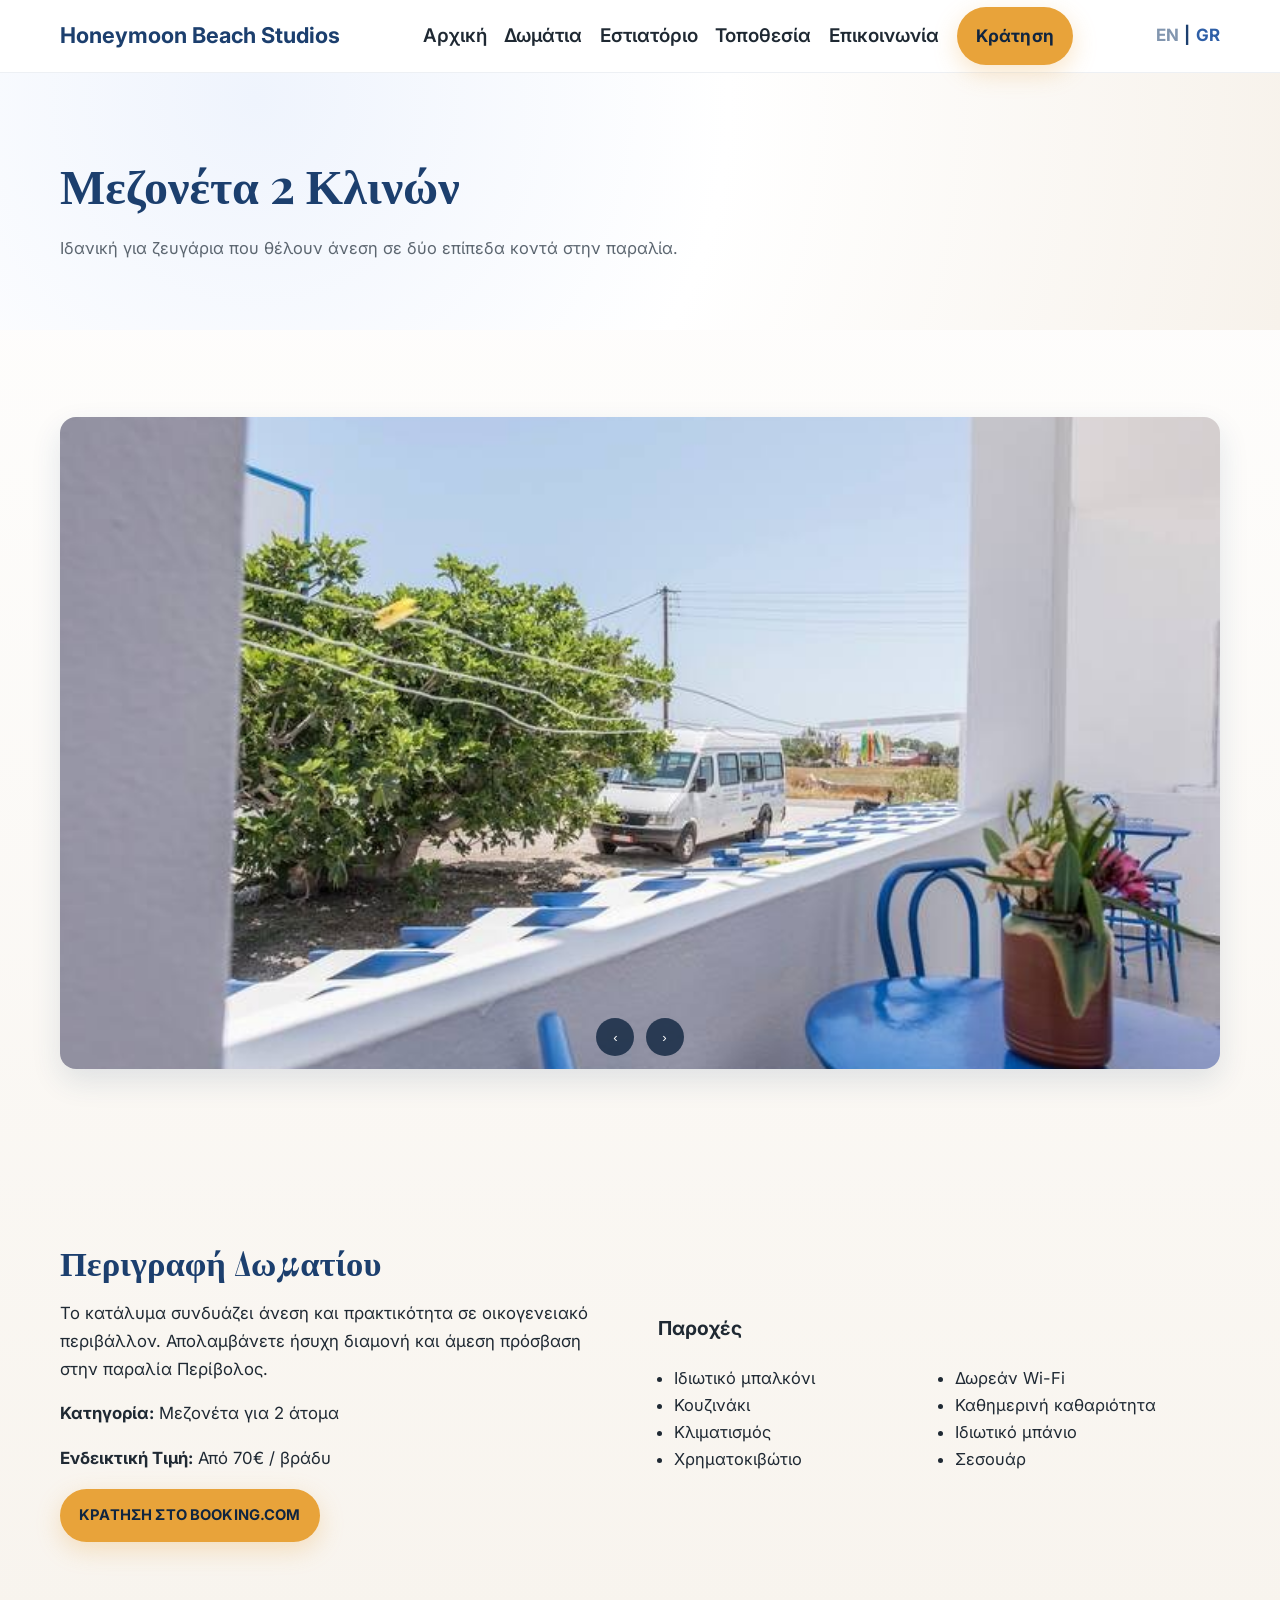
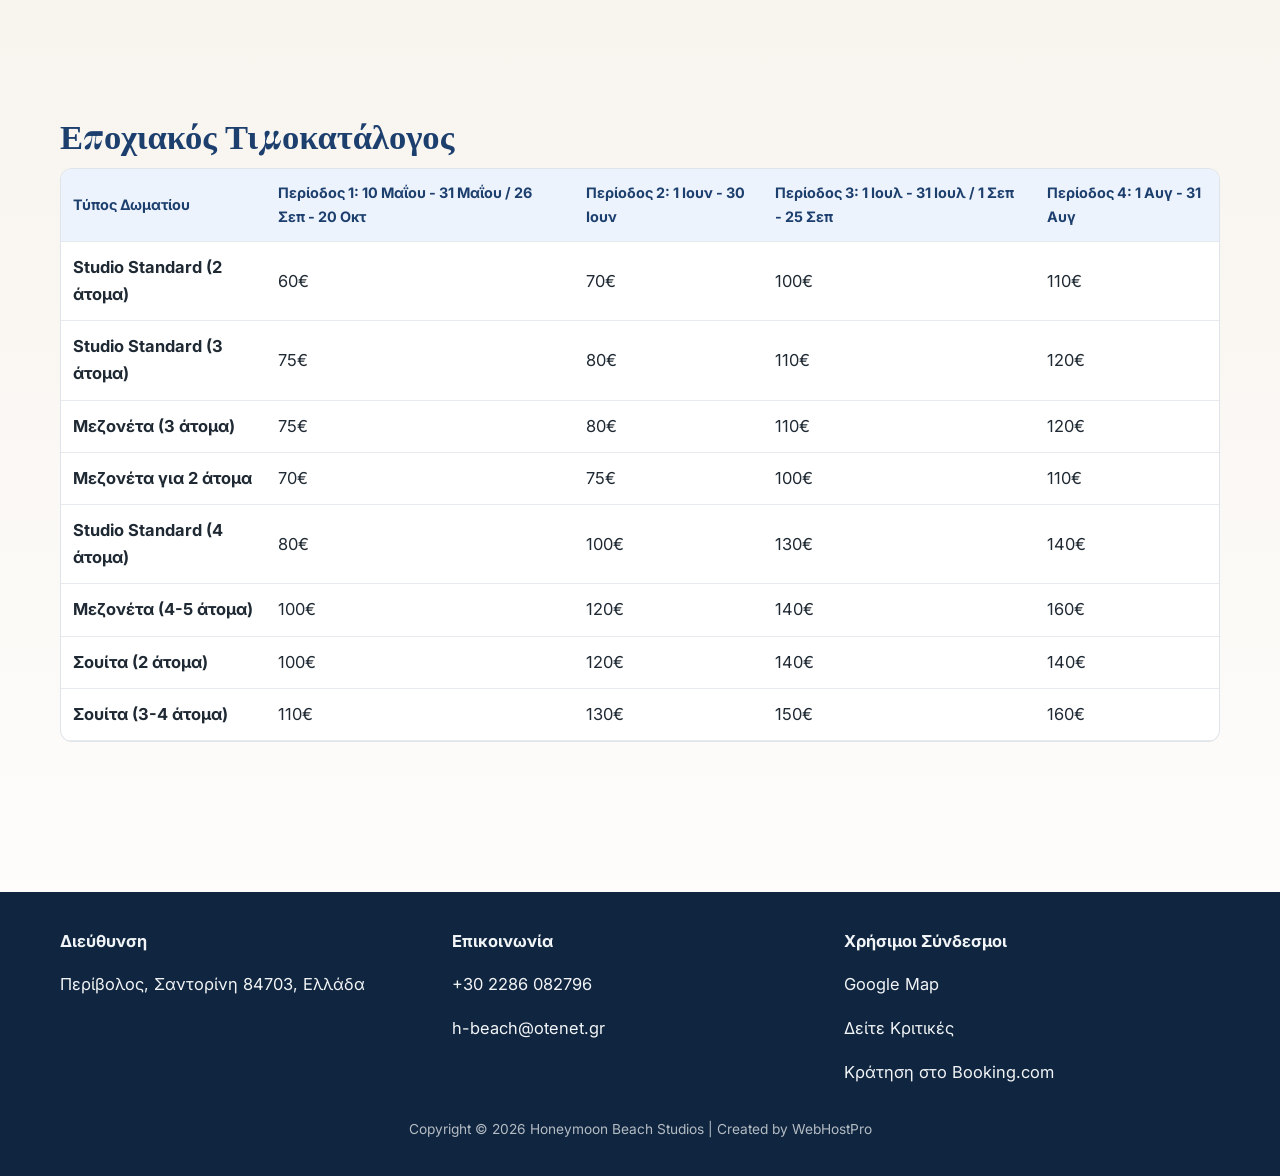
<file: gr/room-template.html>
<!doctype html>
<html lang="el">
  <head>
    <meta charset="UTF-8" />
    <meta name="viewport" content="width=device-width, initial-scale=1.0" />
    <meta name="author" content="WebHostPro" />
    <meta name="publisher" content="WebHostPro" />
    <meta name="creator" content="WebHostPro" />
    <meta name="copyright" content="WebHostPro" />
    <title>Λεπτομέρειες Δωματίου | Honeymoon Beach Studios</title>
    <meta
      name="description"
      content="Λεπτομέρειες δωματίου, φωτογραφίες, παροχές και εποχιακές τιμές στο Honeymoon Beach Studios."
    />
    <link rel="preconnect" href="https://fonts.googleapis.com" />
    <link rel="preconnect" href="https://fonts.gstatic.com" crossorigin />
    <link
      href="https://fonts.googleapis.com/css2?family=Inter:wght@400;500;600;700&family=Playfair+Display:wght@500;600;700&display=swap"
      rel="stylesheet"
    />
    <link rel="stylesheet" href="../css/styles.css" />
  </head>
  <body>
    <header class="site-header">
      <div class="container nav-shell">
        <a class="brand" href="index.html"><span>Honeymoon Beach Studios</span></a>
        <nav class="nav-links">
          <a href="index.html">Αρχική</a>
          <a href="rooms.html">Δωμάτια</a>
          <a href="restaurant.html">Εστιατόριο</a>
          <a href="location.html">Τοποθεσία</a>
          <a href="contact.html">Επικοινωνία</a>
          <a class="btn btn-primary" data-booking-link href="#">Κράτηση</a>
        </nav>

        <div class="lang-switch" aria-label="Language switcher">
          <a data-lang-en href="#">EN</a>
          <span>|</span>
          <a data-lang-gr href="#">GR</a>
        </div>

        <button class="mobile-nav-toggle" data-mobile-nav-toggle aria-expanded="false" aria-label="Άνοιγμα μενού">☰</button>
      </div>
      <div class="container mobile-menu" data-mobile-menu>
        <a href="index.html">Αρχική</a>
        <a href="rooms.html">Δωμάτια</a>
        <a href="restaurant.html">Εστιατόριο</a>
        <a href="location.html">Τοποθεσία</a>
        <a href="contact.html">Επικοινωνία</a>
        <a class="btn btn-primary" data-booking-link href="#">Κράτηση στο Booking.com</a>
      </div>
    </header>

    <main>
      <section class="page-hero">
        <div class="container reveal">
          <h1 data-room-title>Μεζονέτα 2 Κλινών</h1>
          <p data-room-summary>Ιδανική επιλογή για άνετη διαμονή κοντά στη θάλασσα.</p>
        </div>
      </section>

      <section class="section">
        <div class="container reveal">
          <div class="slider" aria-label="Slider φωτογραφιών δωματίου">
            <div data-room-slider>
              <div class="slide active">
                <img src="../assets/room_photos/2_bed_maisonette/5aee881f_original.jpg" alt="Φωτογραφία δωματίου 1" />
              </div>
            </div>
            <div class="slider-controls">
              <button type="button" data-slide-prev aria-label="Προηγούμενη φωτογραφία">‹</button>
              <button type="button" data-slide-next aria-label="Επόμενη φωτογραφία">›</button>
            </div>
          </div>
        </div>
      </section>

      <section class="section">
        <div class="container split reveal">
          <div>
            <h2 class="section-title">Περιγραφή Δωματίου</h2>
            <p>
              Το κατάλυμα συνδυάζει άνεση και πρακτικότητα σε οικογενειακό περιβάλλον. Απολαμβάνετε ήσυχη διαμονή
              και άμεση πρόσβαση στην παραλία Περίβολος.
            </p>
            <p><strong>Κατηγορία:</strong> <span data-room-category>Μεζονέτα για 2 άτομα</span></p>
            <p><strong>Ενδεικτική Τιμή:</strong> <span data-room-price>Από 70€ / βράδυ</span></p>
            <a class="btn btn-primary" data-booking-link href="#">ΚΡΑΤΗΣΗ ΣΤΟ BOOKING.COM</a>
          </div>
          <div>
            <h3>Παροχές</h3>
            <ul class="amenities">
              <li>Ιδιωτικό μπαλκόνι</li>
              <li>Κουζινάκι</li>
              <li>Κλιματισμός</li>
              <li>Χρηματοκιβώτιο</li>
              <li>Δωρεάν Wi-Fi</li>
              <li>Καθημερινή καθαριότητα</li>
              <li>Ιδιωτικό μπάνιο</li>
              <li>Σεσουάρ</li>
            </ul>
          </div>
        </div>
      </section>

      <section class="section">
        <div class="container reveal">
          <h2 class="section-title">Εποχιακός Τιμοκατάλογος</h2>
          <div data-price-table></div>
        </div>
      </section>
    </main>

    <footer class="footer">
      <div class="container footer-grid">
        <div>
          <strong>Διεύθυνση</strong>
          <p>Περίβολος, Σαντορίνη 84703, Ελλάδα</p>
        </div>
        <div>
          <strong>Επικοινωνία</strong>
          <p><a data-phone-link href="tel:+302286082796">+30 2286 082796</a></p>
          <p><a href="mailto:h-beach@otenet.gr">h-beach@otenet.gr</a></p>
        </div>
        <div>
          <strong>Χρήσιμοι Σύνδεσμοι</strong>
          <p><a target="_blank" rel="noopener noreferrer" href="https://www.google.com/maps/place/Honeymoon+Beach+Studios/@36.3438934,25.454646,748m/data=!3m2!1e3!4b1!4m9!3m8!1s0x1499cfc3403ddc0d:0xb6647f6aa49e0048!5m2!4m1!1i2!8m2!3d36.3438934!4d25.4572209!16s%2Fg%2F11b7w6y5vz?entry=ttu&g_ep=EgoyMDI2MDMxMS4wIKXMDSoASAFQAw%3D%3D">Google Map</a></p>
          <p><a target="_blank" rel="noopener noreferrer" href="https://www.google.com/travel/search?gsas=1&ts=EggKAggDCgIIAxocEhoSFAoHCOoPEAUYChIHCOoPEAUYCxgBMgIQAA&qs=MhRDZ3NJeUlENHBLcnRuN0syQVJBQjgC&ap=ugEHcmV2aWV3cw&ictx=111&biw=1440&bih=778&ved=0CAAQ5JsGahcKEwiIrMTMx5-TAxUAAAAAHQAAAAAQBA">Δείτε Κριτικές</a></p>
          <p><a data-booking-link href="#">Κράτηση στο Booking.com</a></p>
        </div>
      </div>
      <div class="container"><small>Copyright © 2026 Honeymoon Beach Studios | Created by <a href="https://webhostpro.gr" target="_blank" rel="noopener noreferrer">WebHostPro</a></small></div>
    </footer>

    <div class="mobile-sticky-cta">
      <a class="btn btn-primary" data-booking-link href="#">Κράτηση</a>
    </div>

    <script src="../js/main.js"></script>
  </body>
</html>
</file>
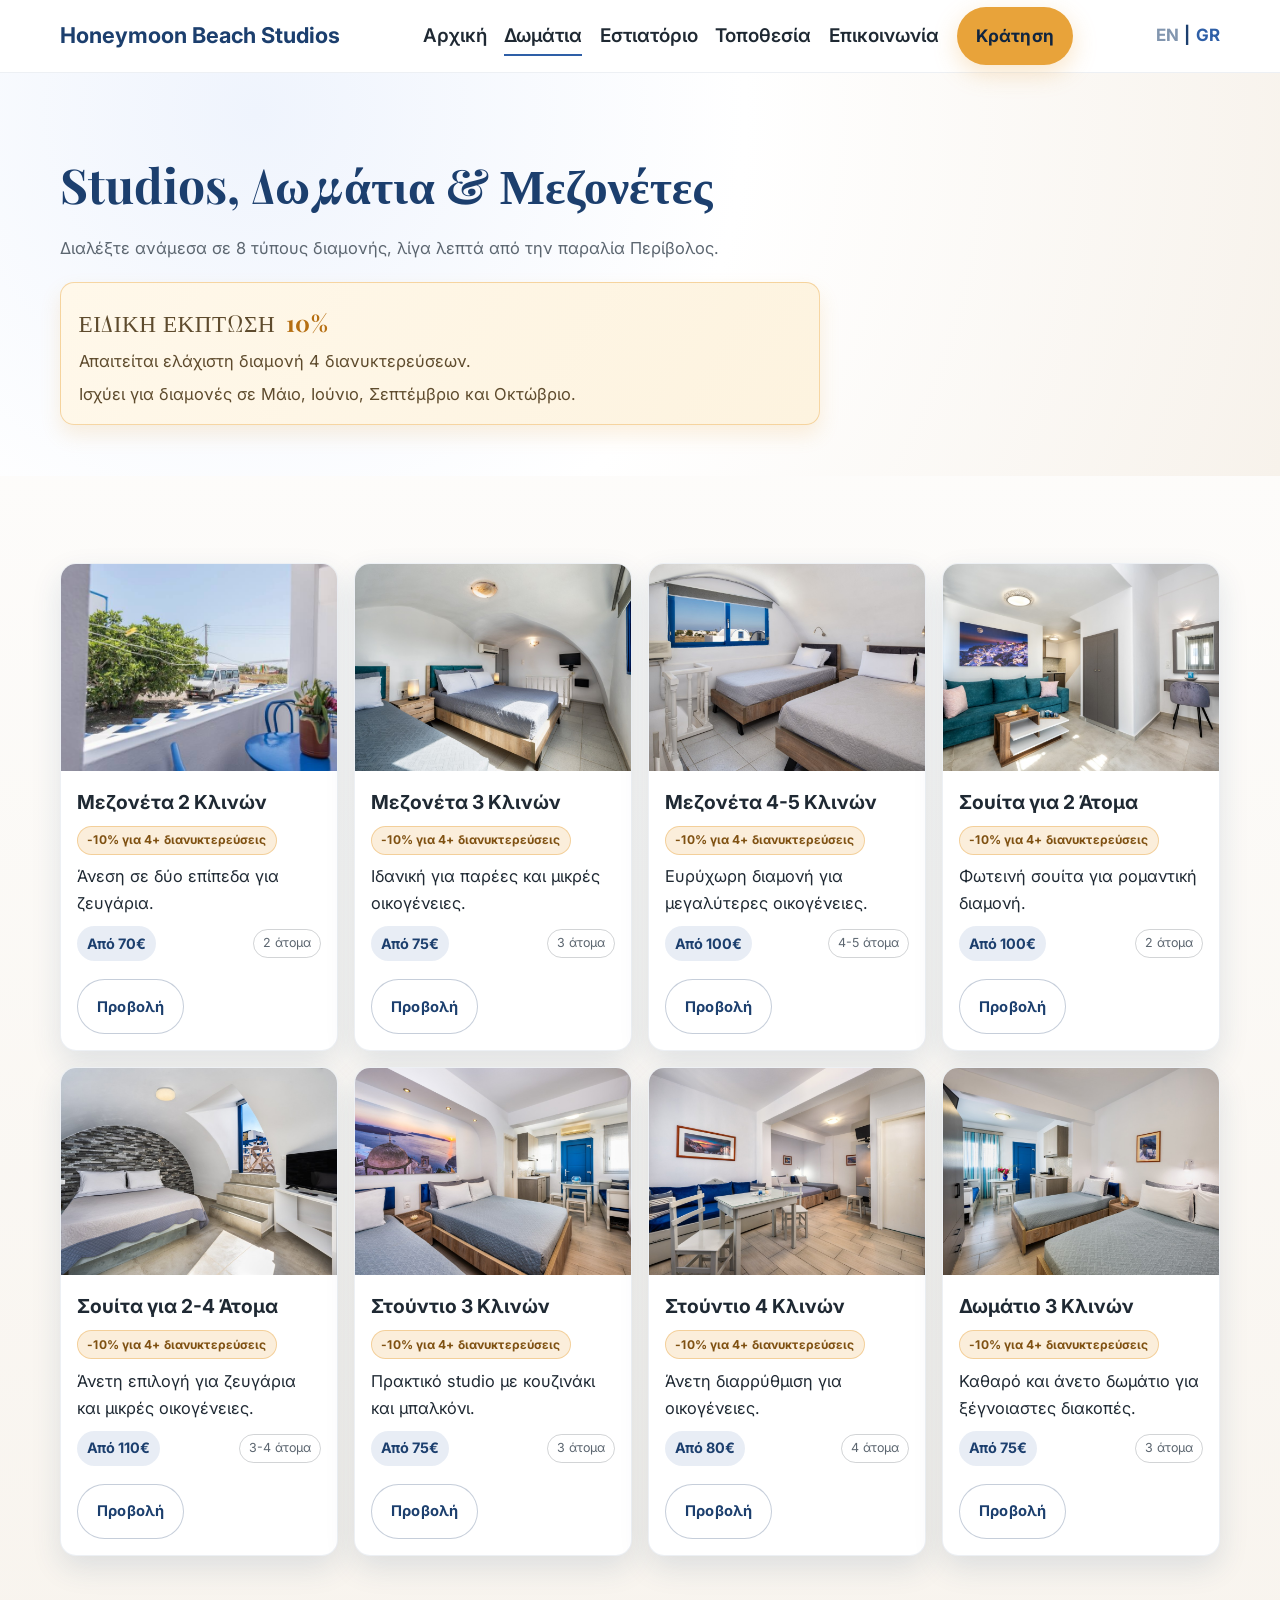
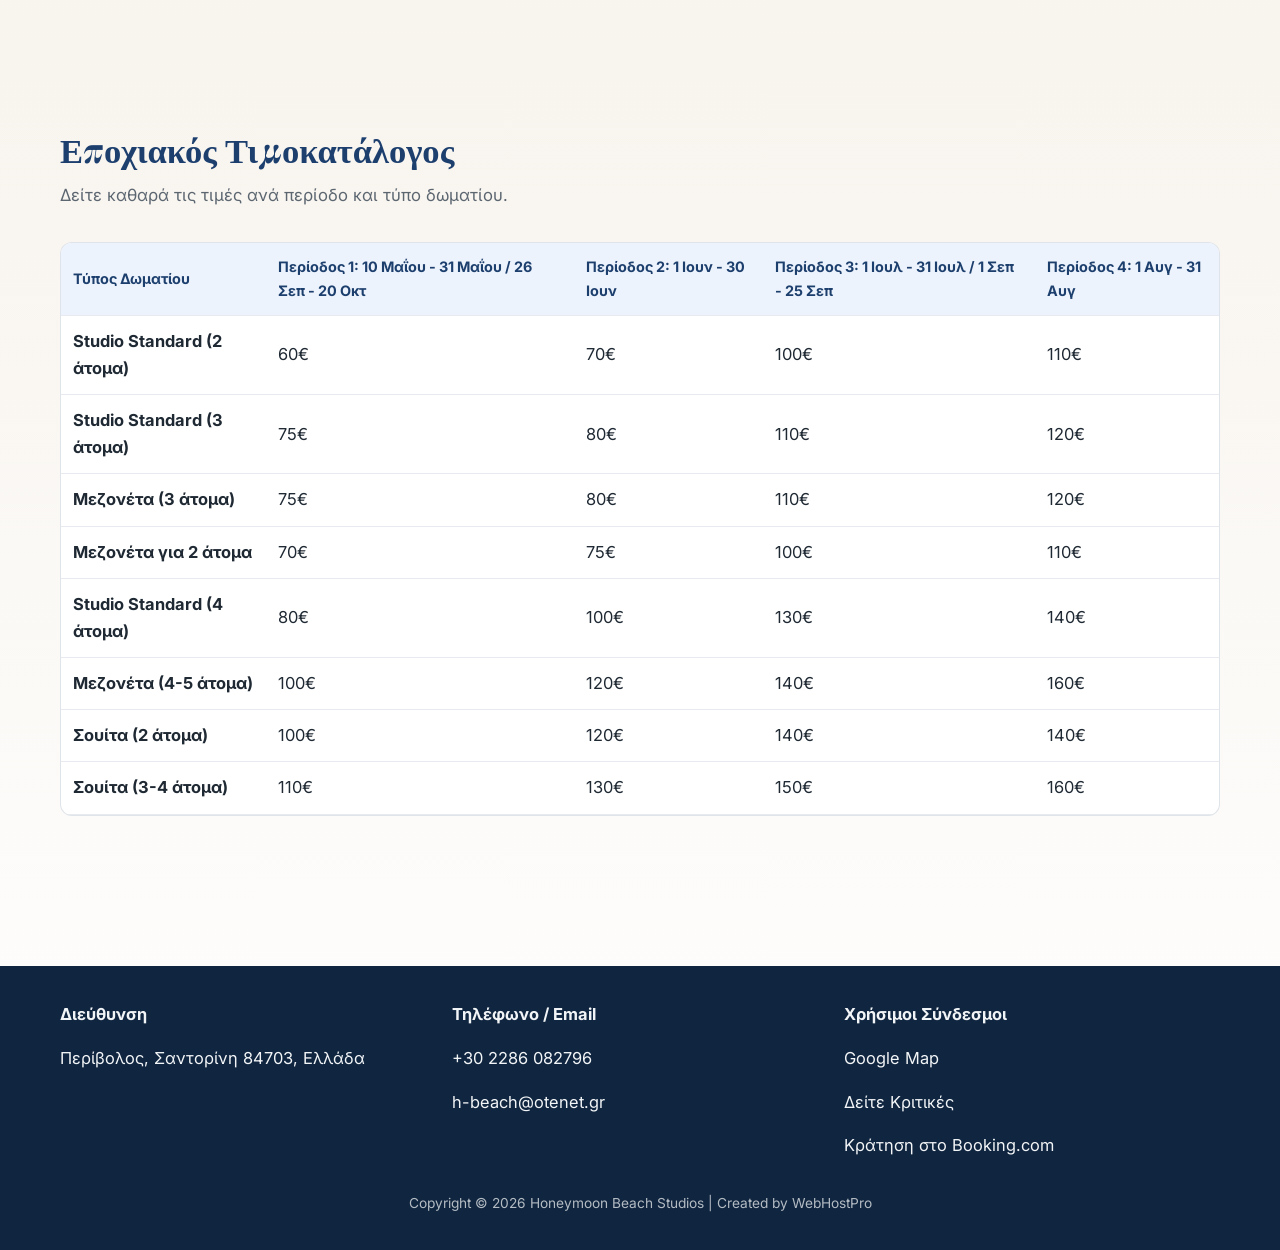
<file: gr/rooms.html>
<!doctype html>
<html lang="el">
  <head>
    <meta charset="UTF-8" />
    <meta name="viewport" content="width=device-width, initial-scale=1.0" />
    <meta name="author" content="WebHostPro" />
    <meta name="publisher" content="WebHostPro" />
    <meta name="creator" content="WebHostPro" />
    <meta name="copyright" content="WebHostPro" />
    <title>Δωμάτια & Μεζονέτες | Honeymoon Beach Studios</title>
    <meta
      name="description"
      content="Δείτε όλους τους τύπους δωματίων του Honeymoon Beach Studios κοντά στην παραλία Περίβολος στη Σαντορίνη."
    />
    <link rel="preconnect" href="https://fonts.googleapis.com" />
    <link rel="preconnect" href="https://fonts.gstatic.com" crossorigin />
    <link
      href="https://fonts.googleapis.com/css2?family=Inter:wght@400;500;600;700&family=Playfair+Display:wght@500;600;700&display=swap"
      rel="stylesheet"
    />
    <link rel="stylesheet" href="../css/styles.css" />
  </head>
  <body>
    <header class="site-header">
      <div class="container nav-shell">
        <a class="brand" href="index.html"><span>Honeymoon Beach Studios</span></a>
        <nav class="nav-links" aria-label="Κεντρική πλοήγηση">
          <a href="index.html">Αρχική</a>
          <a href="rooms.html">Δωμάτια</a>
          <a href="restaurant.html">Εστιατόριο</a>
          <a href="location.html">Τοποθεσία</a>
          <a href="contact.html">Επικοινωνία</a>
          <a class="btn btn-primary" data-booking-link href="#">Κράτηση</a>
        </nav>

        <div class="lang-switch" aria-label="Language switcher">
          <a data-lang-en href="#">EN</a>
          <span>|</span>
          <a data-lang-gr href="#">GR</a>
        </div>

        <button class="mobile-nav-toggle" data-mobile-nav-toggle aria-expanded="false" aria-label="Άνοιγμα μενού">☰</button>
      </div>
      <div class="container mobile-menu" data-mobile-menu>
        <a href="index.html">Αρχική</a>
        <a href="rooms.html">Δωμάτια</a>
        <a href="restaurant.html">Εστιατόριο</a>
        <a href="location.html">Τοποθεσία</a>
        <a href="contact.html">Επικοινωνία</a>
        <a class="btn btn-primary" data-booking-link href="#">Κράτηση μέσω Booking.com</a>
      </div>
    </header>

    <main>
      <section class="page-hero">
        <div class="container reveal">
          <h1>Studios, Δωμάτια & Μεζονέτες</h1>
          <p>Διαλέξτε ανάμεσα σε 8 τύπους διαμονής, λίγα λεπτά από την παραλία Περίβολος.</p>
          <div class="seasonal-offer" role="note" aria-label="Ειδική εποχιακή έκπτωση">
            <p class="seasonal-offer-title">Ειδική Έκπτωση <span>10%</span></p>
            <p>Απαιτείται ελάχιστη διαμονή 4 διανυκτερεύσεων.</p>
            <p>Ισχύει για διαμονές σε Μάιο, Ιούνιο, Σεπτέμβριο και Οκτώβριο.</p>
          </div>
        </div>
      </section>

      <section class="section">
        <div class="container reveal">
          <div class="card-grid">
            <article class="card">
              <img src="../assets/room_photos/2_bed_maisonette/5aee881f_original.jpg" alt="Μεζονέτα 2 κλινών" />
              <div class="card-body">
                <h3>Μεζονέτα 2 Κλινών</h3>
                <span class="room-offer">-10% για 4+ διανυκτερεύσεις</span>
                <p>Άνεση σε δύο επίπεδα για ζευγάρια.</p>
                <div class="room-meta"><span class="price-badge">Από 70€</span><span class="tag">2 άτομα</span></div>
                <a class="btn btn-outline" href="room-template.html?room=2-bed-maisonette">Προβολή</a>
              </div>
            </article>
            <article class="card">
              <img src="../assets/room_photos/3_bed_maisonette/DSC_5957-11121s.jpg" alt="Μεζονέτα 3 κλινών" />
              <div class="card-body">
                <h3>Μεζονέτα 3 Κλινών</h3>
                <span class="room-offer">-10% για 4+ διανυκτερεύσεις</span>
                <p>Ιδανική για παρέες και μικρές οικογένειες.</p>
                <div class="room-meta"><span class="price-badge">Από 75€</span><span class="tag">3 άτομα</span></div>
                <a class="btn btn-outline" href="room-template.html?room=3-bed-maisonette">Προβολή</a>
              </div>
            </article>
            <article class="card">
              <img src="../assets/room_photos/4-5_bed_maisonette/DSC_5533-11121s.jpg" alt="Μεζονέτα 4-5 κλινών" />
              <div class="card-body">
                <h3>Μεζονέτα 4-5 Κλινών</h3>
                <span class="room-offer">-10% για 4+ διανυκτερεύσεις</span>
                <p>Ευρύχωρη διαμονή για μεγαλύτερες οικογένειες.</p>
                <div class="room-meta"><span class="price-badge">Από 100€</span><span class="tag">4-5 άτομα</span></div>
                <a class="btn btn-outline" href="room-template.html?room=4-5-bed-maisonette">Προβολή</a>
              </div>
            </article>
            <article class="card">
              <img src="../assets/room_photos/suite_for_2_people/DSC_8287-1111111s.jpg" alt="Σουίτα για 2 άτομα" />
              <div class="card-body">
                <h3>Σουίτα για 2 Άτομα</h3>
                <span class="room-offer">-10% για 4+ διανυκτερεύσεις</span>
                <p>Φωτεινή σουίτα για ρομαντική διαμονή.</p>
                <div class="room-meta"><span class="price-badge">Από 100€</span><span class="tag">2 άτομα</span></div>
                <a class="btn btn-outline" href="room-template.html?room=suite-2">Προβολή</a>
              </div>
            </article>
            <article class="card">
              <img src="../assets/room_photos/suite_for_2-4_people/DSC_8176-11111112111s.jpg" alt="Σουίτα για 2-4 άτομα" />
              <div class="card-body">
                <h3>Σουίτα για 2-4 Άτομα</h3>
                <span class="room-offer">-10% για 4+ διανυκτερεύσεις</span>
                <p>Άνετη επιλογή για ζευγάρια και μικρές οικογένειες.</p>
                <div class="room-meta"><span class="price-badge">Από 110€</span><span class="tag">3-4 άτομα</span></div>
                <a class="btn btn-outline" href="room-template.html?room=suite-2-4">Προβολή</a>
              </div>
            </article>
            <article class="card">
              <img src="../assets/room_photos/studio_3_bed/DSC_3789-1121s.jpg" alt="Στούντιο 3 κλινών" />
              <div class="card-body">
                <h3>Στούντιο 3 Κλινών</h3>
                <span class="room-offer">-10% για 4+ διανυκτερεύσεις</span>
                <p>Πρακτικό studio με κουζινάκι και μπαλκόνι.</p>
                <div class="room-meta"><span class="price-badge">Από 75€</span><span class="tag">3 άτομα</span></div>
                <a class="btn btn-outline" href="room-template.html?room=3-bed-studio">Προβολή</a>
              </div>
            </article>
            <article class="card">
              <img src="../assets/room_photos/4_bed_studio/DSC_3831-1121s.jpg" alt="Στούντιο 4 κλινών" />
              <div class="card-body">
                <h3>Στούντιο 4 Κλινών</h3>
                <span class="room-offer">-10% για 4+ διανυκτερεύσεις</span>
                <p>Άνετη διαρρύθμιση για οικογένειες.</p>
                <div class="room-meta"><span class="price-badge">Από 80€</span><span class="tag">4 άτομα</span></div>
                <a class="btn btn-outline" href="room-template.html?room=4-bed-studio">Προβολή</a>
              </div>
            </article>
            <article class="card">
              <img src="../assets/room_photos/3_bed_room/DSC_3700-11121s.jpg" alt="Δωμάτιο 3 κλινών" />
              <div class="card-body">
                <h3>Δωμάτιο 3 Κλινών</h3>
                <span class="room-offer">-10% για 4+ διανυκτερεύσεις</span>
                <p>Καθαρό και άνετο δωμάτιο για ξέγνοιαστες διακοπές.</p>
                <div class="room-meta"><span class="price-badge">Από 75€</span><span class="tag">3 άτομα</span></div>
                <a class="btn btn-outline" href="room-template.html?room=3-bed-room">Προβολή</a>
              </div>
            </article>
          </div>
        </div>
      </section>

      <section class="section">
        <div class="container reveal">
          <h2 class="section-title">Εποχιακός Τιμοκατάλογος</h2>
          <p class="section-lead">Δείτε καθαρά τις τιμές ανά περίοδο και τύπο δωματίου.</p>
          <div data-price-table></div>
        </div>
      </section>
    </main>

    <footer class="footer">
      <div class="container footer-grid">
        <div>
          <strong>Διεύθυνση</strong>
          <p>Περίβολος, Σαντορίνη 84703, Ελλάδα</p>
        </div>
        <div>
          <strong>Τηλέφωνο / Email</strong>
          <p><a data-phone-link href="tel:+302286082796">+30 2286 082796</a></p>
          <p><a href="mailto:h-beach@otenet.gr">h-beach@otenet.gr</a></p>
        </div>
        <div>
          <strong>Χρήσιμοι Σύνδεσμοι</strong>
          <p><a target="_blank" rel="noopener noreferrer" href="https://www.google.com/maps/place/Honeymoon+Beach+Studios/@36.3438934,25.454646,748m/data=!3m2!1e3!4b1!4m9!3m8!1s0x1499cfc3403ddc0d:0xb6647f6aa49e0048!5m2!4m1!1i2!8m2!3d36.3438934!4d25.4572209!16s%2Fg%2F11b7w6y5vz?entry=ttu&g_ep=EgoyMDI2MDMxMS4wIKXMDSoASAFQAw%3D%3D">Google Map</a></p>
          <p><a target="_blank" rel="noopener noreferrer" href="https://www.google.com/travel/search?gsas=1&ts=EggKAggDCgIIAxocEhoSFAoHCOoPEAUYChIHCOoPEAUYCxgBMgIQAA&qs=MhRDZ3NJeUlENHBLcnRuN0syQVJBQjgC&ap=ugEHcmV2aWV3cw&ictx=111&biw=1440&bih=778&ved=0CAAQ5JsGahcKEwiIrMTMx5-TAxUAAAAAHQAAAAAQBA">Δείτε Κριτικές</a></p>
          <p><a data-booking-link href="#">Κράτηση στο Booking.com</a></p>
        </div>
      </div>
      <div class="container"><small>Copyright © 2026 Honeymoon Beach Studios | Created by <a href="https://webhostpro.gr" target="_blank" rel="noopener noreferrer">WebHostPro</a></small></div>
    </footer>

    <div class="mobile-sticky-cta">
      <a class="btn btn-primary" data-booking-link href="#">Κράτηση</a>
    </div>

    <script src="../js/main.js"></script>
  </body>
</html>
</file>
<file: css/styles.css>
:root {
  --color-santorini-blue: #2E5FA7;
  --color-aegean-blue: #1C3F6E;
  --color-sand: #F5EFE6;
  --color-white: #FFFFFF;
  --color-text-dark: #1F2933;
  --color-accent: #E8A33A;
  --color-muted: #5C6670;
  --max-width: 1160px;
  --radius: 16px;
  --shadow-soft: 0 12px 30px rgba(28, 63, 110, 0.12);
}

* {
  box-sizing: border-box;
}

html,
body {
  margin: 0;
  padding: 0;
}

body {
  font-family: "Inter", sans-serif;
  font-size: 1.03rem;
  background: linear-gradient(180deg, #ffffff 0%, #f8f4ee 58%, #ffffff 100%);
  color: var(--color-text-dark);
  line-height: 1.65;
  padding-bottom: 76px;
}

a {
  color: inherit;
  text-decoration: none;
}

img {
  width: 100%;
  display: block;
  border-radius: var(--radius);
}

.container {
  width: min(var(--max-width), calc(100% - 2.25rem));
  margin: 0 auto;
}

.section {
  padding: 4.8rem 0;
}

.section-title {
  font-family: "Playfair Display", serif;
  font-size: clamp(1.7rem, 2.7vw, 2.55rem);
  line-height: 1.2;
  margin: 0 0 0.75rem;
  color: var(--color-aegean-blue);
}

.section-lead {
  max-width: 66ch;
  font-size: 1.1rem;
  color: var(--color-muted);
  margin: 0 0 2rem;
}

.section p {
  font-size: 1.05rem;
}

.card-body p {
  font-size: 1.02rem;
}

.skip-link {
  position: absolute;
  left: -9999px;
}

.skip-link:focus {
  left: 1rem;
  top: 1rem;
  background: var(--color-aegean-blue);
  color: #fff;
  padding: 0.5rem 0.75rem;
  z-index: 999;
}

.site-header {
  position: sticky;
  top: 0;
  z-index: 90;
  backdrop-filter: blur(8px);
  background: rgba(255, 255, 255, 0.9);
  border-bottom: 1px solid rgba(28, 63, 110, 0.08);
}

.nav-shell {
  height: 72px;
  display: flex;
  align-items: center;
  justify-content: space-between;
  gap: 0.7rem;
}

.brand {
  display: inline-flex;
  align-items: center;
  white-space: nowrap;
  font-size: 1.12rem;
  font-weight: 700;
  color: var(--color-aegean-blue);
}

.brand-logo {
  width: 38px;
  height: 38px;
  border-radius: 50%;
  object-fit: cover;
}

.nav-links {
  display: none;
  align-items: center;
  gap: 1.1rem;
  font-size: 1.18rem;
  font-weight: 600;
}

.nav-links .btn {
  font-size: 1.08rem;
}

.nav-links a:not(.btn),
.mobile-menu a:not(.btn) {
  position: relative;
}

.nav-links a:not(.btn)::after,
.mobile-menu a:not(.btn)::after {
  content: "";
  position: absolute;
  left: 0;
  bottom: -0.28rem;
  width: 100%;
  height: 2px;
  background: var(--color-santorini-blue);
  transform: scaleX(0);
  transform-origin: left;
  transition: transform 0.2s ease;
}

.nav-links a:not(.btn):hover::after,
.nav-links a:not(.btn):focus-visible::after,
.mobile-menu a:not(.btn):hover::after,
.mobile-menu a:not(.btn):focus-visible::after,
.nav-links a:not(.btn).is-current::after,
.mobile-menu a:not(.btn).is-current::after {
  transform: scaleX(1);
}

.nav-links a:hover,
.nav-links a:focus-visible {
  color: var(--color-santorini-blue);
}

.lang-switch {
  display: inline-flex;
  align-items: center;
  gap: 0.35rem;
  font-weight: 700;
  font-size: 1rem;
  white-space: nowrap;
  color: var(--color-aegean-blue);
}

.lang-switch a {
  opacity: 0.55;
  transition: opacity 0.2s ease, color 0.2s ease;
}

.lang-switch a.active,
.lang-switch a:hover,
.lang-switch a:focus-visible {
  opacity: 1;
  color: var(--color-santorini-blue);
}

.btn {
  border: 0;
  border-radius: 999px;
  font-weight: 700;
  letter-spacing: 0.01em;
  font-size: 0.92rem;
  padding: 0.9rem 1.2rem;
  transition: 0.25s ease;
  display: inline-flex;
  align-items: center;
  justify-content: center;
  gap: 0.4rem;
  cursor: pointer;
}

.btn-primary {
  color: #102540;
  background: var(--color-accent);
  box-shadow: 0 8px 24px rgba(232, 163, 58, 0.28);
}

.btn-primary:hover,
.btn-primary:focus-visible {
  transform: translateY(-1px);
  box-shadow: 0 12px 24px rgba(232, 163, 58, 0.34);
}

.btn-secondary {
  color: #fff;
  background: var(--color-aegean-blue);
}

.btn-secondary:hover,
.btn-secondary:focus-visible {
  background: #153359;
}

.btn-outline {
  color: var(--color-aegean-blue);
  background: var(--color-white);
  border: 1px solid rgba(28, 63, 110, 0.25);
}

.btn-outline:hover,
.btn-outline:focus-visible {
  border-color: var(--color-santorini-blue);
}

.mobile-nav-toggle {
  border: 0;
  background: transparent;
  color: var(--color-aegean-blue);
  font-size: 1.6rem;
  line-height: 1;
}

.mobile-menu {
  display: none;
  padding: 0 0 1rem;
}

.mobile-menu.open {
  display: grid;
  gap: 0.65rem;
}

.mobile-menu a {
  font-weight: 600;
  font-size: 1.06rem;
  padding: 0.4rem 0;
}

.mobile-menu .btn {
  font-size: 1rem;
}

.hero {
  position: relative;
  min-height: 70vh;
  display: flex;
  align-items: center;
  overflow: hidden;
}

.hero-media {
  position: absolute;
  inset: 0;
  z-index: -1;
}

.hero-slide {
  position: absolute;
  inset: 0;
  width: 100%;
  height: 100%;
  object-fit: cover;
  border-radius: 0;
  opacity: 0;
  transform: scale(1.06);
  transition: opacity 2.2s ease-in-out, transform 8s ease-in-out;
}

.hero-slide.active {
  opacity: 1;
  transform: scale(1);
}

.hero-content {
  position: relative;
  color: #fff;
  padding: 5rem 0 4rem;
  max-width: 760px;
}

.hero-title {
  font-family: "Playfair Display", serif;
  font-size: clamp(2rem, 5.7vw, 4rem);
  line-height: 1.05;
  margin: 0 0 1rem;
  text-shadow: 0 3px 18px rgba(8, 20, 34, 0.65), 0 1px 4px rgba(8, 20, 34, 0.7);
}

.hero-subtitle {
  margin: 0 0 1.7rem;
  max-width: 55ch;
  font-size: 1.07rem;
  text-shadow: 0 2px 12px rgba(8, 20, 34, 0.62), 0 1px 3px rgba(8, 20, 34, 0.65);
  font-weight: 500;
}

.hero .btn-secondary {
  background: rgba(255, 255, 255, 0.18);
  color: #ffffff;
  border: 1px solid rgba(255, 255, 255, 0.52);
  backdrop-filter: blur(8px);
  -webkit-backdrop-filter: blur(8px);
  box-shadow: 0 8px 24px rgba(8, 20, 34, 0.22);
}

.hero .btn-secondary:hover,
.hero .btn-secondary:focus-visible {
  background: rgba(255, 255, 255, 0.27);
  border-color: rgba(255, 255, 255, 0.72);
}

.cta-row {
  display: flex;
  flex-wrap: wrap;
  gap: 0.7rem;
}

.split {
  display: grid;
  gap: 1.8rem;
}

.card-grid {
  display: grid;
  gap: 1rem;
  grid-template-columns: 1fr;
}

.card {
  display: flex;
  flex-direction: column;
  height: 100%;
  background: #fff;
  border-radius: var(--radius);
  box-shadow: var(--shadow-soft);
  overflow: hidden;
  border: 1px solid rgba(28, 63, 110, 0.08);
}

.card > img {
  aspect-ratio: 4 / 3;
  object-fit: cover;
  border-radius: 0;
}

.card-body {
  display: flex;
  flex-direction: column;
  gap: 0.55rem;
  height: 100%;
  padding: 1rem;
}

.card-body h3,
.card-body p {
  margin: 0;
}

.room-meta {
  display: flex;
  justify-content: space-between;
  align-items: center;
  gap: 0.6rem;
  flex-wrap: wrap;
  margin: auto 0 0.6rem;
}

.card-body .btn-outline {
  align-self: flex-start;
}

.contact-form {
  display: grid;
  gap: 0.55rem;
  margin: 0.6rem 0 0.8rem;
}

.contact-form label {
  font-size: 0.9rem;
  font-weight: 600;
  color: var(--color-aegean-blue);
}

.contact-form input,
.contact-form textarea {
  width: 100%;
  border: 1px solid rgba(28, 63, 110, 0.2);
  border-radius: 12px;
  padding: 0.7rem 0.8rem;
  font: inherit;
  color: var(--color-text-dark);
  background: #fff;
}

.contact-form textarea {
  resize: vertical;
  min-height: 120px;
}

.contact-form input:focus,
.contact-form textarea:focus {
  outline: none;
  border-color: var(--color-santorini-blue);
  box-shadow: 0 0 0 3px rgba(46, 95, 167, 0.14);
}

.contact-form .btn {
  margin-top: 0.25rem;
  justify-self: start;
}

.price-badge {
  display: inline-block;
  font-weight: 700;
  font-size: 0.9rem;
  color: var(--color-aegean-blue);
  background: rgba(46, 95, 167, 0.11);
  padding: 0.35rem 0.62rem;
  border-radius: 999px;
}

.tag {
  display: inline-flex;
  border: 1px solid rgba(31, 41, 51, 0.2);
  border-radius: 999px;
  padding: 0.2rem 0.55rem;
  font-size: 0.78rem;
  color: var(--color-muted);
}

.gallery-row {
  display: grid;
  grid-template-columns: 1fr;
  gap: 0.8rem;
}

.gallery-row img {
  aspect-ratio: 4 / 3;
  object-fit: cover;
}

.pool-highlight {
  background: linear-gradient(120deg, #f8ede0 0%, #fff8ea 100%);
  border: 1px solid rgba(232, 163, 58, 0.25);
}

.map-wrap iframe {
  width: 100%;
  min-height: 330px;
  border: 0;
  border-radius: var(--radius);
}

.final-cta {
  display: grid;
  grid-template-columns: 1fr;
  background: linear-gradient(120deg, #f8ede0 0%, #ffffff 100%);
  border: 1px solid rgba(28, 63, 110, 0.12);
  border-radius: calc(var(--radius) + 6px);
  overflow: hidden;
  box-shadow: var(--shadow-soft);
}

.final-cta-media img {
  border-radius: 0;
  min-height: 240px;
  object-fit: cover;
  height: 100%;
}

.final-cta-content {
  padding: 1.6rem;
  color: var(--color-text-dark);
}

.final-cta h2 {
  margin: 0 0 0.7rem;
  font-family: "Playfair Display", serif;
  font-size: clamp(1.6rem, 3.3vw, 2.5rem);
  color: var(--color-aegean-blue);
}

.final-cta p {
  margin: 0 0 1rem;
  color: var(--color-muted);
}

.footer {
  background: #10253f;
  color: #f2f5f7;
  padding: 2.2rem 0;
  margin-top: 4rem;
}

.footer-grid {
  display: grid;
  gap: 1rem;
}

.footer small {
  display: block;
  margin-top: 1rem;
  text-align: center;
  color: rgba(242, 245, 247, 0.72);
}

.page-hero {
  padding: 4.5rem 0 3.2rem;
  background: radial-gradient(circle at 20% 10%, #eff4fd 0%, #ffffff 45%, #f7f2eb 100%);
}

.page-hero h1 {
  margin: 0;
  font-size: clamp(1.8rem, 3.8vw, 3rem);
  font-family: "Playfair Display", serif;
  color: var(--color-aegean-blue);
}

.page-hero p {
  margin-top: 0.7rem;
  color: var(--color-muted);
}

.seasonal-offer {
  margin-top: 1.2rem;
  max-width: 760px;
  padding: 1rem 1.1rem;
  border-radius: 14px;
  border: 1px solid rgba(232, 163, 58, 0.4);
  background: linear-gradient(120deg, #fff8ea 0%, #fdf3df 100%);
  box-shadow: 0 10px 20px rgba(232, 163, 58, 0.16);
}

.seasonal-offer-title {
  margin: 0;
  font-family: "Playfair Display", serif;
  font-size: clamp(1.15rem, 2.1vw, 1.45rem);
  color: #7f5112;
  text-transform: uppercase;
  letter-spacing: 0.02em;
}

.seasonal-offer-title span {
  display: inline-block;
  margin-left: 0.25rem;
  color: #b66f12;
  font-weight: 700;
}

.seasonal-offer p {
  margin: 0.35rem 0 0;
  color: #5e4b2d;
}

.room-offer {
  display: inline-flex;
  align-self: flex-start;
  margin-top: -0.1rem;
  padding: 0.22rem 0.58rem;
  border-radius: 999px;
  border: 1px solid rgba(232, 163, 58, 0.4);
  background: rgba(232, 163, 58, 0.18);
  color: #7f5112;
  font-size: 0.75rem;
  font-weight: 700;
  letter-spacing: 0.01em;
}

.slider {
  position: relative;
  border-radius: var(--radius);
  overflow: hidden;
  box-shadow: var(--shadow-soft);
}

.slide {
  display: none;
}

.slide.active {
  display: block;
}

.slide img {
  aspect-ratio: 16 / 9;
  object-fit: cover;
  border-radius: 0;
}

.slider-controls {
  position: absolute;
  left: 0;
  right: 0;
  bottom: 0.8rem;
  display: flex;
  justify-content: center;
  gap: 0.7rem;
}

.slider-controls button {
  border: 0;
  background: rgba(16, 37, 63, 0.8);
  color: #fff;
  width: 38px;
  height: 38px;
  border-radius: 50%;
  cursor: pointer;
}

.amenities {
  columns: 1;
  padding-left: 1rem;
}

.price-table-wrap {
  overflow-x: auto;
  border-radius: 12px;
  border: 1px solid rgba(28, 63, 110, 0.14);
  background: #fff;
}

table {
  width: 100%;
  border-collapse: collapse;
  min-width: 760px;
}

th,
td {
  padding: 0.75rem;
  border-bottom: 1px solid rgba(28, 63, 110, 0.1);
  text-align: left;
}

th {
  background: #edf3fc;
  color: var(--color-aegean-blue);
  font-size: 0.9rem;
}

tbody tr:hover {
  background: #fcfbf9;
}

.mobile-sticky-cta {
  position: fixed;
  left: 0;
  right: 0;
  bottom: 0;
  padding: 0.7rem 1rem;
  background: rgba(255, 255, 255, 0.96);
  border-top: 1px solid rgba(28, 63, 110, 0.13);
  display: flex;
  z-index: 95;
}

.mobile-sticky-cta .btn {
  width: 100%;
  font-size: 0.92rem;
}

.reveal {
  opacity: 0;
  transform: translateY(20px);
  transition: opacity 0.7s ease, transform 0.7s ease;
}

.reveal.visible {
  opacity: 1;
  transform: translateY(0);
}

@media (min-width: 760px) {
  body {
    padding-bottom: 0;
  }

  .brand {
    font-size: 1.36rem;
  }

  .nav-links {
    display: inline-flex;
  }

  .lang-switch {
    font-size: 1.06rem;
  }

  .mobile-nav-toggle,
  .mobile-menu,
  .mobile-sticky-cta {
    display: none;
  }

  .split {
    grid-template-columns: 1fr 1fr;
    align-items: center;
    gap: 2.3rem;
  }

  .card-grid {
    grid-template-columns: repeat(2, minmax(0, 1fr));
  }

  .footer-grid {
    grid-template-columns: repeat(3, minmax(0, 1fr));
  }

  .final-cta {
    grid-template-columns: 1fr 1fr;
    align-items: stretch;
  }

  .final-cta-content {
    padding: 2rem;
    display: flex;
    flex-direction: column;
    justify-content: center;
  }

  .gallery-row {
    grid-template-columns: repeat(3, 1fr);
  }

  .amenities {
    columns: 2;
  }
}

@media (min-width: 1024px) {
  .card-grid {
    grid-template-columns: repeat(4, minmax(0, 1fr));
  }

  .hero {
    min-height: 82vh;
  }

  .hero-content {
    padding-bottom: 5rem;
  }

  .section {
    padding: 5.4rem 0;
  }
}

@media (max-width: 759px) {
  .container {
    width: min(var(--max-width), calc(100% - 1.5rem));
  }

  .section {
    padding: 3.6rem 0;
  }

  .nav-shell {
    height: 64px;
  }

  .brand {
    min-width: 0;
  }

  .brand span {
    font-size: 0.92rem;
    white-space: nowrap;
    overflow: hidden;
    text-overflow: ellipsis;
    max-width: 52vw;
  }

  .hero-content {
    padding: 4.2rem 0 3.4rem;
  }

  .cta-row {
    width: 100%;
  }

  .cta-row .btn {
    width: 100%;
    min-height: 48px;
  }

  .mobile-menu a {
    min-height: 44px;
    display: flex;
    align-items: center;
  }

  .slider-controls button {
    width: 44px;
    height: 44px;
  }

  .seasonal-offer {
    padding: 0.85rem 0.9rem;
  }

  .seasonal-offer-title {
    line-height: 1.2;
  }
}

@media (max-width: 420px) {
  .brand span {
    display: none;
  }
}
</file>
